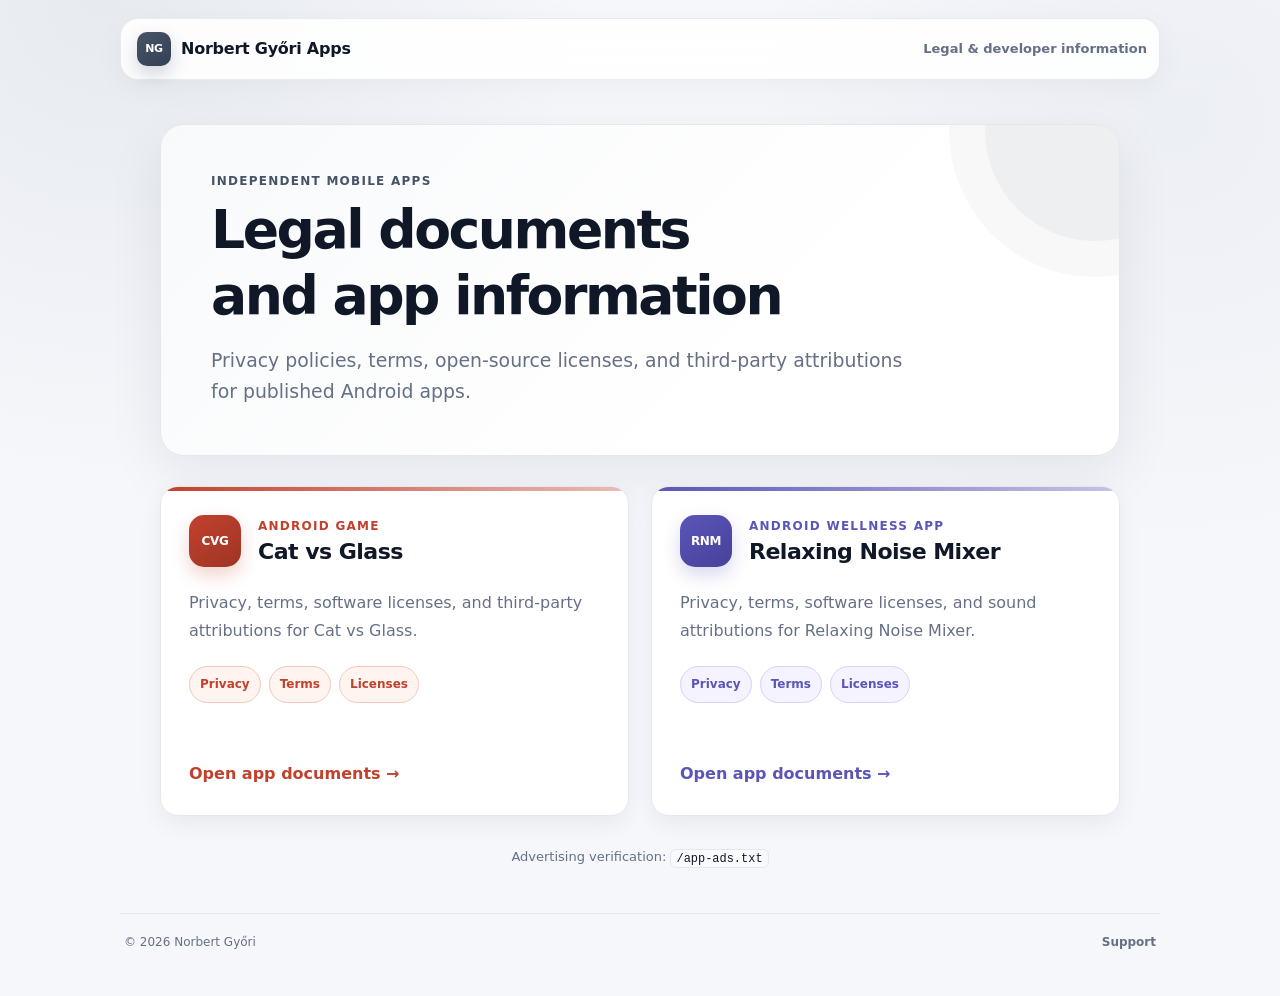
<file: index.html>
<!DOCTYPE html>

<html lang="en">
<head>
<meta charset="utf-8"/>
<meta content="width=device-width, initial-scale=1" name="viewport"/>
<meta content="light dark" name="color-scheme"/>
<meta content="#111827" name="theme-color"/>
<title>Norbert Győri Apps — Legal Documents</title>
<meta content="Legal documents and developer information for apps by Norbert Győri." name="description"/>
<link href="style.css" rel="stylesheet"/>
</head>
<body class="theme-root"><div class="site-shell"><header class="site-header"><div class="header-inner"><a aria-label="Norbert Győri Apps home" class="brand" href="index.html"><span aria-hidden="true" class="brand-mark">NG</span><span class="brand-name">Norbert Győri Apps</span></a><span class="header-label">Legal &amp; developer information</span></div></header><main class="landing-main"><section class="landing-hero"><p class="eyebrow">Independent mobile apps</p><h1>Legal documents and app information</h1><p class="lead">Privacy policies, terms, open-source licenses, and third-party attributions for published Android apps.</p></section><section aria-label="Published apps" class="app-grid"><article class="app-card theme-cat"><div class="app-card-top"><span aria-hidden="true" class="app-icon">CVG</span><div><p class="app-type">Android game</p><h2><a href="cat-vs-glass/index.html">Cat vs Glass</a></h2></div></div><p class="app-description">Privacy, terms, software licenses, and third-party attributions for Cat vs Glass.</p><div class="card-links"><a href="cat-vs-glass/privacy.html">Privacy</a><a href="cat-vs-glass/terms.html">Terms</a><a href="cat-vs-glass/licenses.html">Licenses</a></div><a class="primary-link" href="cat-vs-glass/index.html">Open app documents →</a></article><article class="app-card theme-noise"><div class="app-card-top"><span aria-hidden="true" class="app-icon">RNM</span><div><p class="app-type">Android wellness app</p><h2><a href="noisenest-legal/index.html">Relaxing Noise Mixer</a></h2></div></div><p class="app-description">Privacy, terms, software licenses, and sound attributions for Relaxing Noise Mixer.</p><div class="card-links"><a href="noisenest-legal/privacy.html">Privacy</a><a href="noisenest-legal/terms.html">Terms</a><a href="noisenest-legal/licenses.html">Licenses</a></div><a class="primary-link" href="noisenest-legal/index.html">Open app documents →</a></article></section><p class="verification-note">Advertising verification: <code>/app-ads.txt</code></p></main><footer class="site-footer"><div class="footer-inner"><p>© 2026 Norbert Győri</p><div class="footer-links"><a href="mailto:noisenest.app@gmail.com">Support</a></div></div></footer></div></body>
</html>
</file>
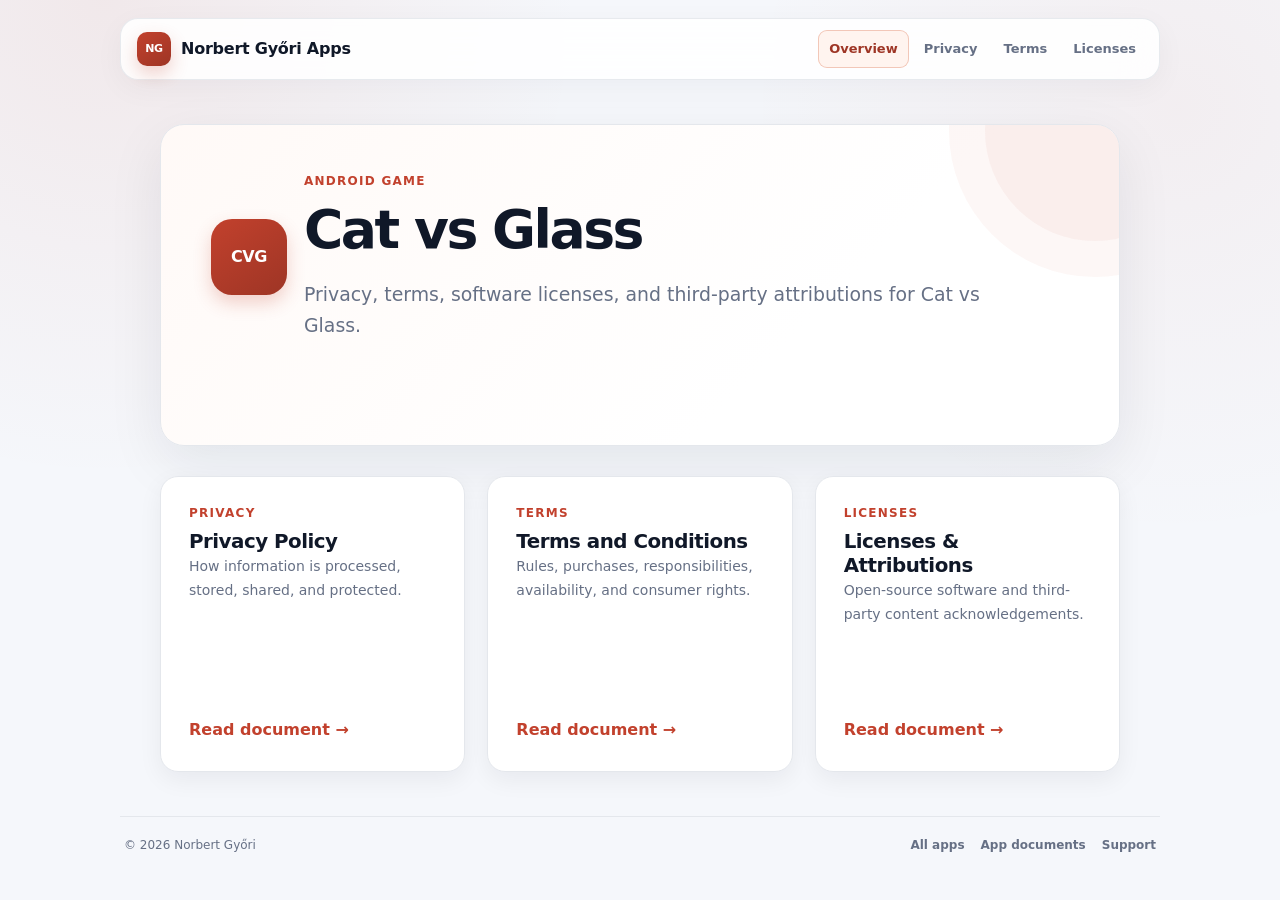
<file: cat-vs-glass/index.html>
<!DOCTYPE html>

<html lang="en">
<head>
<meta charset="utf-8"/>
<meta content="width=device-width, initial-scale=1" name="viewport"/>
<meta content="light dark" name="color-scheme"/>
<meta content="#111827" name="theme-color"/>
<title>Cat vs Glass — Legal Documents</title>
<meta content="Privacy, terms, software licenses, and third-party attributions for Cat vs Glass." name="description"/>
<link href="../style.css" rel="stylesheet"/>
</head>
<body class="theme-cat"><div class="site-shell"><header class="site-header"><div class="header-inner"><a aria-label="Norbert Győri Apps home" class="brand" href="../index.html"><span aria-hidden="true" class="brand-mark">NG</span><span class="brand-name">Norbert Győri Apps</span></a><nav aria-label="Cat vs Glass legal documents" class="app-nav"><a aria-current="page" href="index.html">Overview</a><a href="privacy.html">Privacy</a><a href="terms.html">Terms</a><a href="licenses.html">Licenses</a></nav></div></header><main class="app-overview"><section class="app-hero"><div class="app-identity"><span aria-hidden="true" class="app-icon app-icon-large">CVG</span><div><p class="eyebrow">Android game</p><h1>Cat vs Glass</h1><p class="lead">Privacy, terms, software licenses, and third-party attributions for Cat vs Glass.</p></div></div></section><section aria-label="Legal documents" class="document-grid"><article class="document-link-card"><span class="document-kicker">Privacy</span><h2><a href="privacy.html">Privacy Policy</a></h2><p>How information is processed, stored, shared, and protected.</p><a class="primary-link" href="privacy.html">Read document →</a></article><article class="document-link-card"><span class="document-kicker">Terms</span><h2><a href="terms.html">Terms and Conditions</a></h2><p>Rules, purchases, responsibilities, availability, and consumer rights.</p><a class="primary-link" href="terms.html">Read document →</a></article><article class="document-link-card"><span class="document-kicker">Licenses</span><h2><a href="licenses.html">Licenses &amp; Attributions</a></h2><p>Open-source software and third-party content acknowledgements.</p><a class="primary-link" href="licenses.html">Read document →</a></article></section></main><footer class="site-footer"><div class="footer-inner"><p>© 2026 Norbert Győri</p><div class="footer-links"><a href="../index.html">All apps</a><a href="index.html">App documents</a><a href="mailto:noisenest.app@gmail.com">Support</a></div></div></footer></div></body>
</html>
</file>
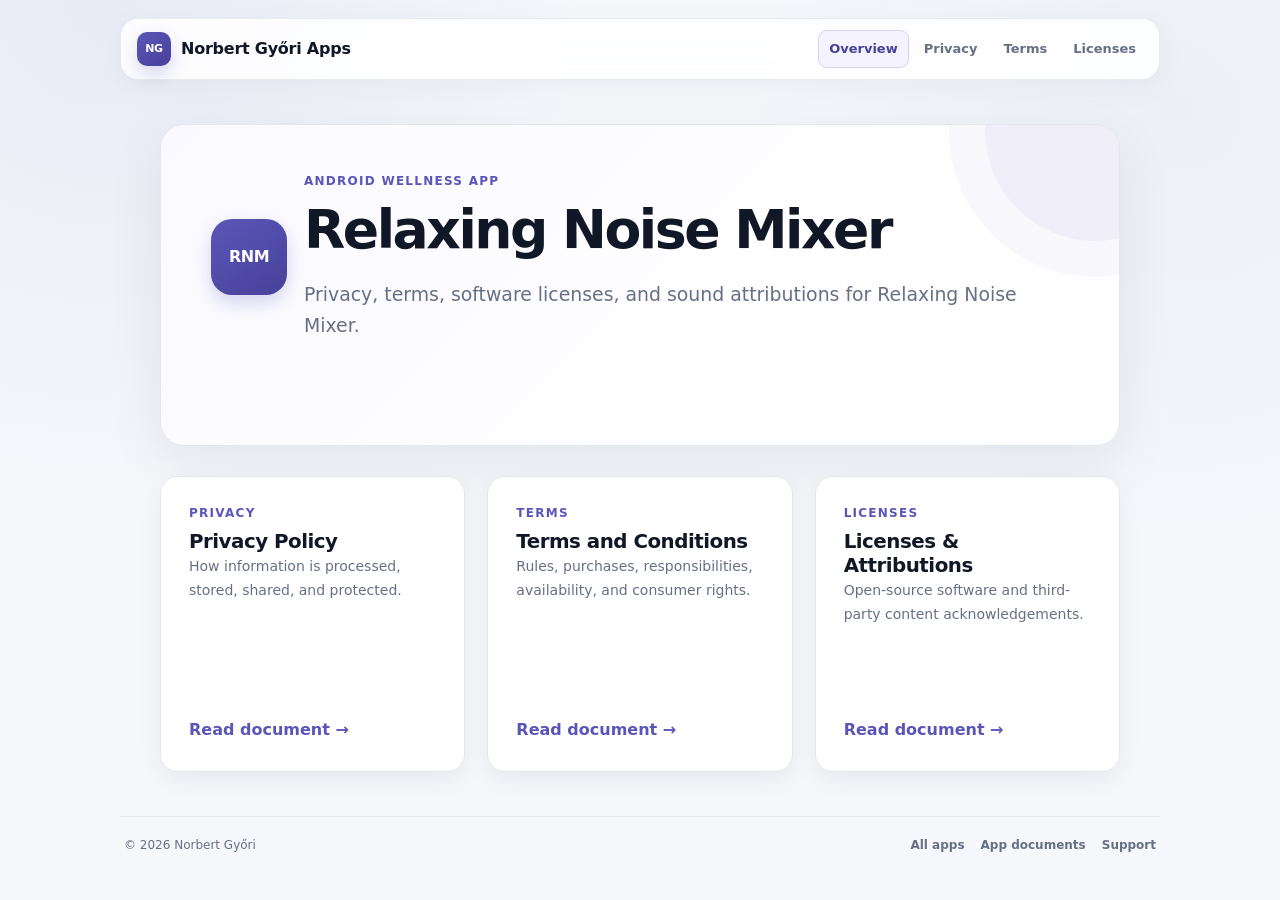
<file: noisenest-legal/index.html>
<!DOCTYPE html>

<html lang="en">
<head>
<meta charset="utf-8"/>
<meta content="width=device-width, initial-scale=1" name="viewport"/>
<meta content="light dark" name="color-scheme"/>
<meta content="#111827" name="theme-color"/>
<title>Relaxing Noise Mixer — Legal Documents</title>
<meta content="Privacy, terms, software licenses, and sound attributions for Relaxing Noise Mixer." name="description"/>
<link href="../style.css" rel="stylesheet"/>
</head>
<body class="theme-noise"><div class="site-shell"><header class="site-header"><div class="header-inner"><a aria-label="Norbert Győri Apps home" class="brand" href="../index.html"><span aria-hidden="true" class="brand-mark">NG</span><span class="brand-name">Norbert Győri Apps</span></a><nav aria-label="Relaxing Noise Mixer legal documents" class="app-nav"><a aria-current="page" href="index.html">Overview</a><a href="privacy.html">Privacy</a><a href="terms.html">Terms</a><a href="licenses.html">Licenses</a></nav></div></header><main class="app-overview"><section class="app-hero"><div class="app-identity"><span aria-hidden="true" class="app-icon app-icon-large">RNM</span><div><p class="eyebrow">Android wellness app</p><h1>Relaxing Noise Mixer</h1><p class="lead">Privacy, terms, software licenses, and sound attributions for Relaxing Noise Mixer.</p></div></div></section><section aria-label="Legal documents" class="document-grid"><article class="document-link-card"><span class="document-kicker">Privacy</span><h2><a href="privacy.html">Privacy Policy</a></h2><p>How information is processed, stored, shared, and protected.</p><a class="primary-link" href="privacy.html">Read document →</a></article><article class="document-link-card"><span class="document-kicker">Terms</span><h2><a href="terms.html">Terms and Conditions</a></h2><p>Rules, purchases, responsibilities, availability, and consumer rights.</p><a class="primary-link" href="terms.html">Read document →</a></article><article class="document-link-card"><span class="document-kicker">Licenses</span><h2><a href="licenses.html">Licenses &amp; Attributions</a></h2><p>Open-source software and third-party content acknowledgements.</p><a class="primary-link" href="licenses.html">Read document →</a></article></section></main><footer class="site-footer"><div class="footer-inner"><p>© 2026 Norbert Győri</p><div class="footer-links"><a href="../index.html">All apps</a><a href="index.html">App documents</a><a href="mailto:noisenest.app@gmail.com">Support</a></div></div></footer></div></body>
</html>
</file>
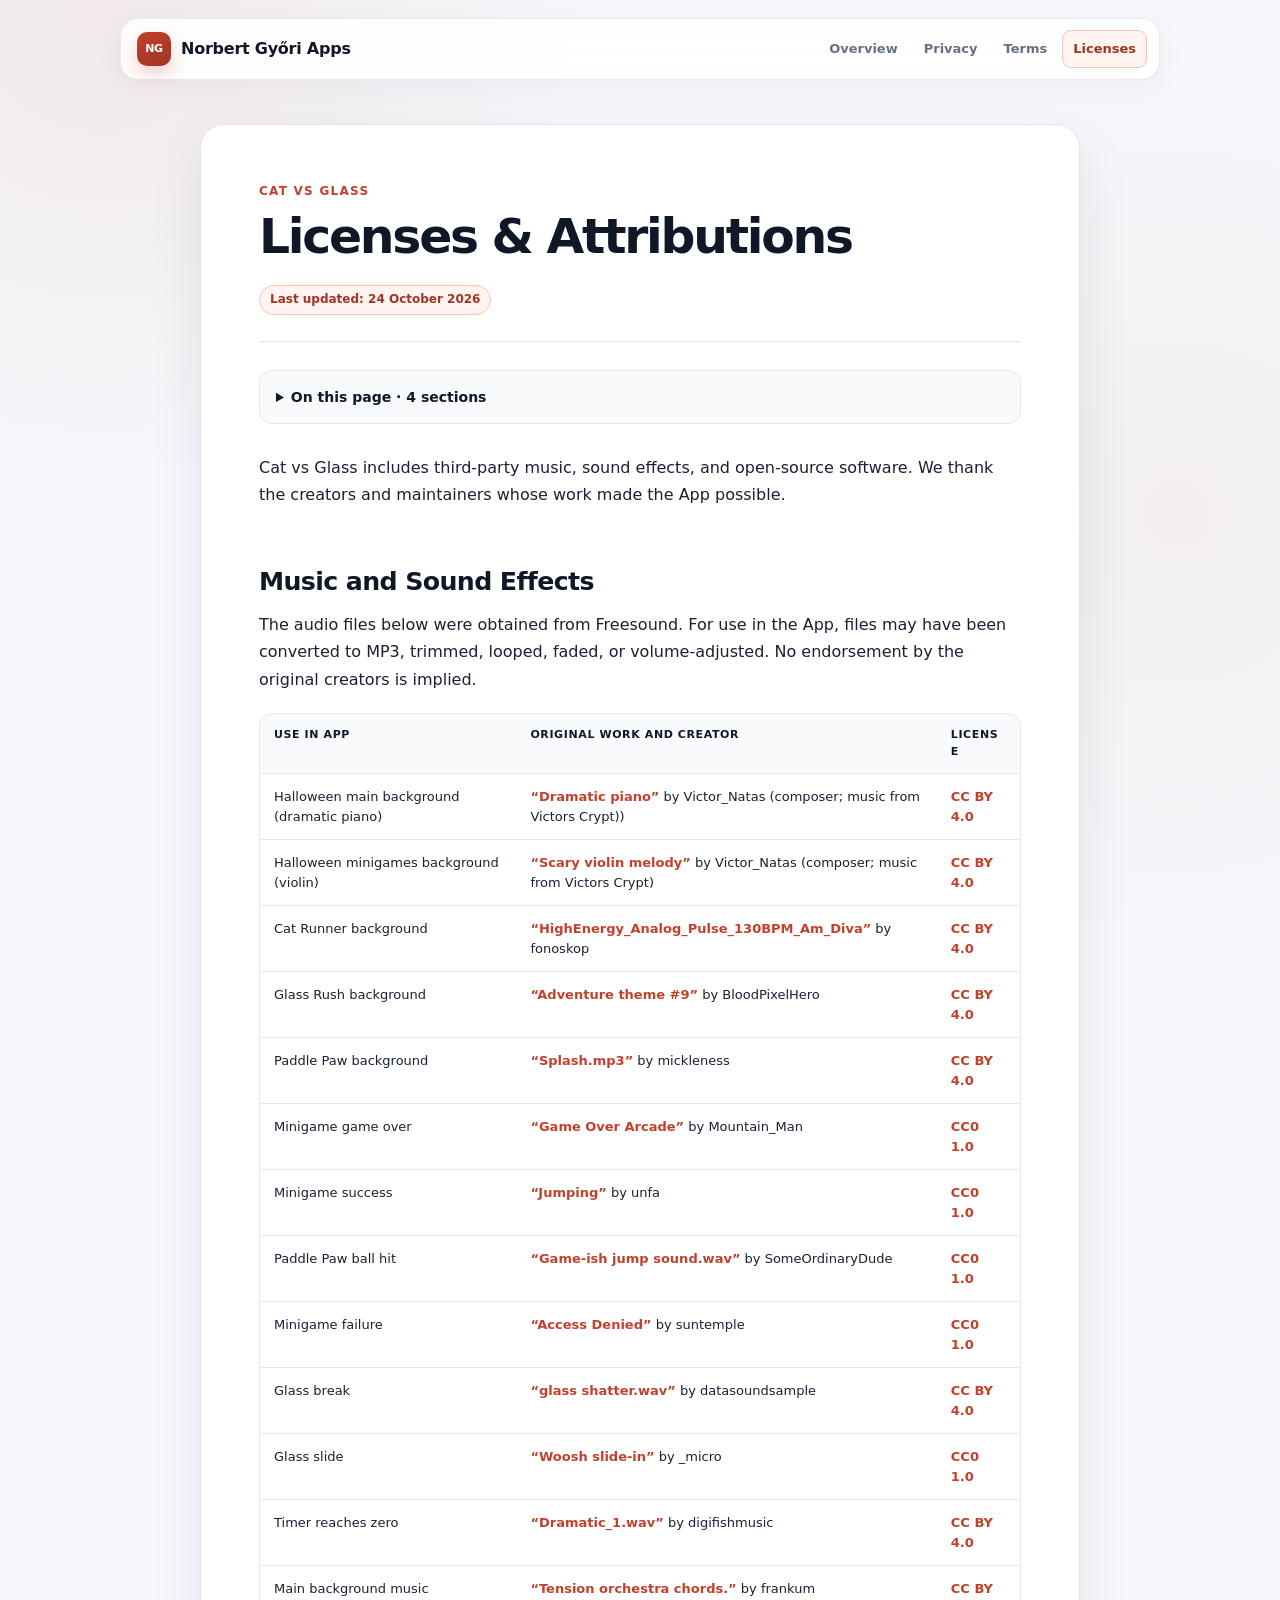
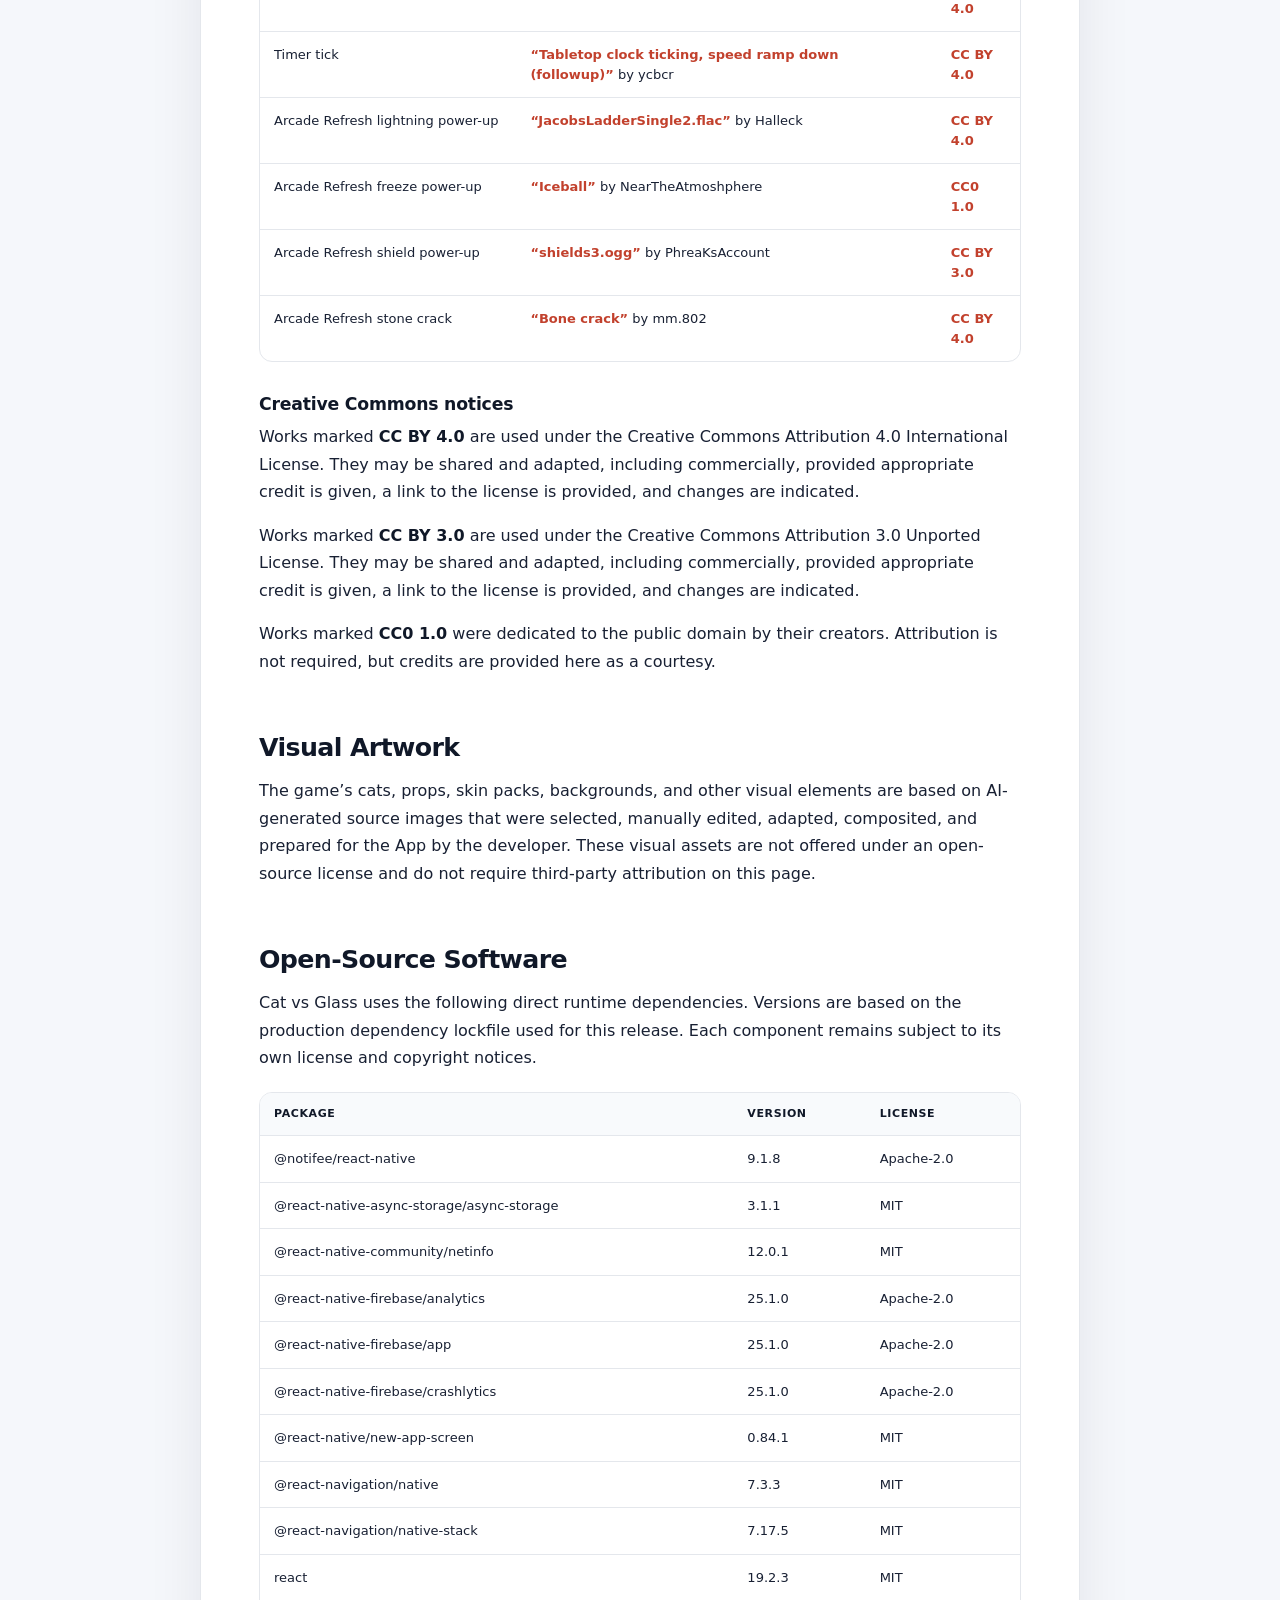
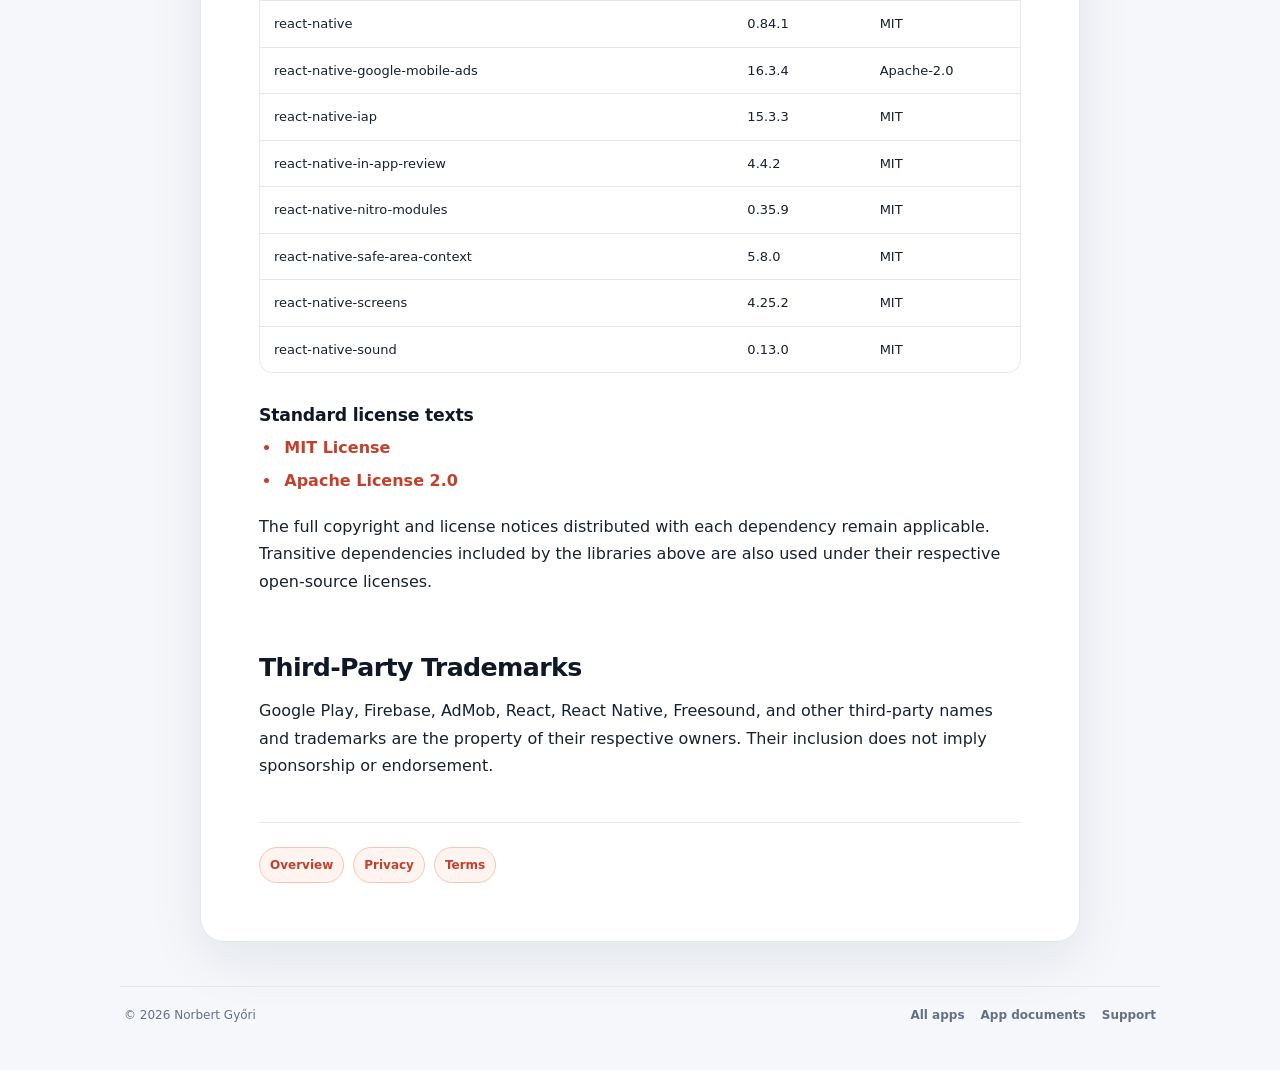
<file: cat-vs-glass/licenses.html>
<!DOCTYPE html>

<html lang="en">
<head>
<meta charset="utf-8"/>
<meta content="width=device-width, initial-scale=1" name="viewport"/>
<meta content="light dark" name="color-scheme"/>
<meta content="#111827" name="theme-color"/>
<title>Licenses &amp; Attributions — Cat vs Glass</title>
<meta content="Third-party music, sound, software licenses, and attributions for Cat vs Glass." name="description"/>
<link href="../style.css" rel="stylesheet"/>
</head>
<body class="theme-cat"><div class="site-shell"><header class="site-header"><div class="header-inner"><a aria-label="Norbert Győri Apps home" class="brand" href="../index.html"><span aria-hidden="true" class="brand-mark">NG</span><span class="brand-name">Norbert Győri Apps</span></a><nav aria-label="Cat vs Glass legal documents" class="app-nav"><a href="index.html">Overview</a><a href="privacy.html">Privacy</a><a href="terms.html">Terms</a><a aria-current="page" href="licenses.html">Licenses</a></nav></div></header><main class="legal-main document-card"><header class="document-header"><p class="eyebrow">Cat vs Glass</p><h1>Licenses &amp; Attributions</h1><p class="updated-badge">Last updated: 24 October 2026</p></header><details class="toc"><summary>On this page · 4 sections</summary><nav aria-label="On this page"><ul><li><a href="#music-and-sound-effects">Music and Sound Effects</a></li><li><a href="#visual-artwork">Visual Artwork</a></li><li><a href="#open-source-software">Open-Source Software</a></li><li><a href="#third-party-trademarks">Third-Party Trademarks</a></li></ul></nav></details><p>
        Cat vs Glass includes third-party music, sound effects, and open-source
        software. We thank the creators and maintainers whose work made the App
        possible.
      </p><h2 id="music-and-sound-effects">Music and Sound Effects</h2><p>
        The audio files below were obtained from Freesound. For use in the App,
        files may have been converted to MP3, trimmed, looped, faded, or
        volume-adjusted. No endorsement by the original creators is implied.
      </p><div class="table-wrap">
<table>
<thead>
<tr><th>Use in App</th><th>Original work and creator</th><th>License</th></tr>
</thead>
<tbody>
<tr><td data-label="Use in App">Halloween main background (dramatic piano)</td><td data-label="Original work and creator"><a href="https://freesound.org/people/Victor_Natas/sounds/587003/" rel="noopener noreferrer" target="_blank">“Dramatic piano”</a> by Victor_Natas (composer; music from Victors Crypt))</td><td data-label="License"><a href="https://creativecommons.org/licenses/by/4.0/" rel="noopener noreferrer" target="_blank">CC BY 4.0</a></td></tr>
<tr><td data-label="Use in App">Halloween minigames background (violin)</td><td data-label="Original work and creator"><a href="https://freesound.org/people/Victor_Natas/sounds/553484/" rel="noopener noreferrer" target="_blank">“Scary violin melody”</a> by Victor_Natas (composer; music from Victors Crypt)</td><td data-label="License"><a href="https://creativecommons.org/licenses/by/4.0/" rel="noopener noreferrer" target="_blank">CC BY 4.0</a></td></tr>
<tr><td data-label="Use in App">Cat Runner background</td><td data-label="Original work and creator"><a href="https://freesound.org/people/fonoskop/sounds/847041/" rel="noopener noreferrer" target="_blank">“HighEnergy_Analog_Pulse_130BPM_Am_Diva”</a> by fonoskop</td><td data-label="License"><a href="https://creativecommons.org/licenses/by/4.0/" rel="noopener noreferrer" target="_blank">CC BY 4.0</a></td></tr>
<tr><td data-label="Use in App">Glass Rush background</td><td data-label="Original work and creator"><a href="https://freesound.org/people/BloodPixelHero/sounds/696408/" rel="noopener noreferrer" target="_blank">“Adventure theme #9”</a> by BloodPixelHero</td><td data-label="License"><a href="https://creativecommons.org/licenses/by/4.0/" rel="noopener noreferrer" target="_blank">CC BY 4.0</a></td></tr>
<tr><td data-label="Use in App">Paddle Paw background</td><td data-label="Original work and creator"><a href="https://freesound.org/people/mickleness/sounds/316975/" rel="noopener noreferrer" target="_blank">“Splash.mp3”</a> by mickleness</td><td data-label="License"><a href="https://creativecommons.org/licenses/by/4.0/" rel="noopener noreferrer" target="_blank">CC BY 4.0</a></td></tr>
<tr><td data-label="Use in App">Minigame game over</td><td data-label="Original work and creator"><a href="https://freesound.org/people/Mountain_Man/sounds/382310/" rel="noopener noreferrer" target="_blank">“Game Over Arcade”</a> by Mountain_Man</td><td data-label="License"><a href="https://creativecommons.org/publicdomain/zero/1.0/" rel="noopener noreferrer" target="_blank">CC0 1.0</a></td></tr>
<tr><td data-label="Use in App">Minigame success</td><td data-label="Original work and creator"><a href="https://freesound.org/people/unfa/sounds/193438/" rel="noopener noreferrer" target="_blank">“Jumping”</a> by unfa</td><td data-label="License"><a href="https://creativecommons.org/publicdomain/zero/1.0/" rel="noopener noreferrer" target="_blank">CC0 1.0</a></td></tr>
<tr><td data-label="Use in App">Paddle Paw ball hit</td><td data-label="Original work and creator"><a href="https://freesound.org/people/SomeOrdinaryDude/sounds/584350/" rel="noopener noreferrer" target="_blank">“Game-ish jump sound.wav”</a> by SomeOrdinaryDude</td><td data-label="License"><a href="https://creativecommons.org/publicdomain/zero/1.0/" rel="noopener noreferrer" target="_blank">CC0 1.0</a></td></tr>
<tr><td data-label="Use in App">Minigame failure</td><td data-label="Original work and creator"><a href="https://freesound.org/people/suntemple/sounds/249300/" rel="noopener noreferrer" target="_blank">“Access Denied”</a> by suntemple</td><td data-label="License"><a href="https://creativecommons.org/publicdomain/zero/1.0/" rel="noopener noreferrer" target="_blank">CC0 1.0</a></td></tr>
<tr><td data-label="Use in App">Glass break</td><td data-label="Original work and creator"><a href="https://freesound.org/people/datasoundsample/sounds/41348/" rel="noopener noreferrer" target="_blank">“glass shatter.wav”</a> by datasoundsample</td><td data-label="License"><a href="https://creativecommons.org/licenses/by/4.0/" rel="noopener noreferrer" target="_blank">CC BY 4.0</a></td></tr>
<tr><td data-label="Use in App">Glass slide</td><td data-label="Original work and creator"><a href="https://freesound.org/people/_micro/sounds/184325/" rel="noopener noreferrer" target="_blank">“Woosh slide-in”</a> by _micro</td><td data-label="License"><a href="https://creativecommons.org/publicdomain/zero/1.0/" rel="noopener noreferrer" target="_blank">CC0 1.0</a></td></tr>
<tr><td data-label="Use in App">Timer reaches zero</td><td data-label="Original work and creator"><a href="https://freesound.org/people/digifishmusic/sounds/76066/" rel="noopener noreferrer" target="_blank">“Dramatic_1.wav”</a> by digifishmusic</td><td data-label="License"><a href="https://creativecommons.org/licenses/by/4.0/" rel="noopener noreferrer" target="_blank">CC BY 4.0</a></td></tr>
<tr><td data-label="Use in App">Main background music</td><td data-label="Original work and creator"><a href="https://freesound.org/people/frankum/sounds/320498/" rel="noopener noreferrer" target="_blank">“Tension orchestra chords.”</a> by frankum</td><td data-label="License"><a href="https://creativecommons.org/licenses/by/4.0/" rel="noopener noreferrer" target="_blank">CC BY 4.0</a></td></tr>
<tr><td data-label="Use in App">Timer tick</td><td data-label="Original work and creator"><a href="https://freesound.org/people/ycbcr/sounds/556991/" rel="noopener noreferrer" target="_blank">“Tabletop clock ticking, speed ramp down (followup)”</a> by ycbcr</td><td data-label="License"><a href="https://creativecommons.org/licenses/by/4.0/" rel="noopener noreferrer" target="_blank">CC BY 4.0</a></td></tr>
<tr><td data-label="Use in App">Arcade Refresh lightning power-up</td><td data-label="Original work and creator"><a href="https://freesound.org/people/Halleck/sounds/19487/" rel="noopener noreferrer" target="_blank">“JacobsLadderSingle2.flac”</a> by Halleck</td><td data-label="License"><a href="https://creativecommons.org/licenses/by/4.0/" rel="noopener noreferrer" target="_blank">CC BY 4.0</a></td></tr>
<tr><td data-label="Use in App">Arcade Refresh freeze power-up</td><td data-label="Original work and creator"><a href="https://freesound.org/people/NearTheAtmoshphere/sounds/683180/" rel="noopener noreferrer" target="_blank">“Iceball”</a> by NearTheAtmoshphere</td><td data-label="License"><a href="https://creativecommons.org/publicdomain/zero/1.0/" rel="noopener noreferrer" target="_blank">CC0 1.0</a></td></tr>
<tr><td data-label="Use in App">Arcade Refresh shield power-up</td><td data-label="Original work and creator"><a href="https://freesound.org/people/PhreaKsAccount/sounds/46494/" rel="noopener noreferrer" target="_blank">“shields3.ogg”</a> by PhreaKsAccount</td><td data-label="License"><a href="https://creativecommons.org/licenses/by/3.0/" rel="noopener noreferrer" target="_blank">CC BY 3.0</a></td></tr>
<tr><td data-label="Use in App">Arcade Refresh stone crack</td><td data-label="Original work and creator"><a href="https://freesound.org/people/mm.802/sounds/744031/" rel="noopener noreferrer" target="_blank">“Bone crack”</a> by mm.802</td><td data-label="License"><a href="https://creativecommons.org/licenses/by/4.0/" rel="noopener noreferrer" target="_blank">CC BY 4.0</a></td></tr>
</tbody>
</table>
</div><h3>Creative Commons notices</h3><p>
        Works marked <strong>CC BY 4.0</strong> are used under the Creative Commons
        Attribution 4.0 International License. They may be shared and adapted,
        including commercially, provided appropriate credit is given, a link to the
        license is provided, and changes are indicated.
      </p><p>
        Works marked <strong>CC BY 3.0</strong> are used under the Creative Commons
        Attribution 3.0 Unported License. They may be shared and adapted, including
        commercially, provided appropriate credit is given, a link to the license is
        provided, and changes are indicated.
      </p><p>
        Works marked <strong>CC0 1.0</strong> were dedicated to the public domain by
        their creators. Attribution is not required, but credits are provided here
        as a courtesy.
      </p><h2 id="visual-artwork">Visual Artwork</h2><p>
        The game’s cats, props, skin packs, backgrounds, and other visual elements
        are based on AI-generated source images that were selected, manually edited,
        adapted, composited, and prepared for the App by the developer. These visual
        assets are not offered under an open-source license and do not require
        third-party attribution on this page.
      </p><h2 id="open-source-software">Open-Source Software</h2><p>
        Cat vs Glass uses the following direct runtime dependencies. Versions are
        based on the production dependency lockfile used for this release. Each
        component remains subject to its own license and copyright notices.
      </p><div class="table-wrap">
<table>
<thead><tr><th>Package</th><th>Version</th><th>License</th></tr></thead>
<tbody>
<tr><td data-label="Package">@notifee/react-native</td><td data-label="Version">9.1.8</td><td data-label="License">Apache-2.0</td></tr>
<tr><td data-label="Package">@react-native-async-storage/async-storage</td><td data-label="Version">3.1.1</td><td data-label="License">MIT</td></tr>
<tr><td data-label="Package">@react-native-community/netinfo</td><td data-label="Version">12.0.1</td><td data-label="License">MIT</td></tr>
<tr><td data-label="Package">@react-native-firebase/analytics</td><td data-label="Version">25.1.0</td><td data-label="License">Apache-2.0</td></tr>
<tr><td data-label="Package">@react-native-firebase/app</td><td data-label="Version">25.1.0</td><td data-label="License">Apache-2.0</td></tr>
<tr><td data-label="Package">@react-native-firebase/crashlytics</td><td data-label="Version">25.1.0</td><td data-label="License">Apache-2.0</td></tr>
<tr><td data-label="Package">@react-native/new-app-screen</td><td data-label="Version">0.84.1</td><td data-label="License">MIT</td></tr>
<tr><td data-label="Package">@react-navigation/native</td><td data-label="Version">7.3.3</td><td data-label="License">MIT</td></tr>
<tr><td data-label="Package">@react-navigation/native-stack</td><td data-label="Version">7.17.5</td><td data-label="License">MIT</td></tr>
<tr><td data-label="Package">react</td><td data-label="Version">19.2.3</td><td data-label="License">MIT</td></tr>
<tr><td data-label="Package">react-native</td><td data-label="Version">0.84.1</td><td data-label="License">MIT</td></tr>
<tr><td data-label="Package">react-native-google-mobile-ads</td><td data-label="Version">16.3.4</td><td data-label="License">Apache-2.0</td></tr>
<tr><td data-label="Package">react-native-iap</td><td data-label="Version">15.3.3</td><td data-label="License">MIT</td></tr>
<tr><td data-label="Package">react-native-in-app-review</td><td data-label="Version">4.4.2</td><td data-label="License">MIT</td></tr>
<tr><td data-label="Package">react-native-nitro-modules</td><td data-label="Version">0.35.9</td><td data-label="License">MIT</td></tr>
<tr><td data-label="Package">react-native-safe-area-context</td><td data-label="Version">5.8.0</td><td data-label="License">MIT</td></tr>
<tr><td data-label="Package">react-native-screens</td><td data-label="Version">4.25.2</td><td data-label="License">MIT</td></tr>
<tr><td data-label="Package">react-native-sound</td><td data-label="Version">0.13.0</td><td data-label="License">MIT</td></tr>
</tbody>
</table>
</div><h3>Standard license texts</h3><ul>
<li><a href="https://opensource.org/license/mit" rel="noopener noreferrer" target="_blank">MIT License</a></li>
<li><a href="https://www.apache.org/licenses/LICENSE-2.0" rel="noopener noreferrer" target="_blank">Apache License 2.0</a></li>
</ul><p>
        The full copyright and license notices distributed with each dependency
        remain applicable. Transitive dependencies included by the libraries above
        are also used under their respective open-source licenses.
      </p><h2 id="third-party-trademarks">Third-Party Trademarks</h2><p>
        Google Play, Firebase, AdMob, React, React Native, Freesound, and other
        third-party names and trademarks are the property of their respective
        owners. Their inclusion does not imply sponsorship or endorsement.
      </p><nav aria-label="Other legal documents" class="document-footer-nav"><a href="index.html">Overview</a><a href="privacy.html">Privacy</a><a href="terms.html">Terms</a></nav></main><footer class="site-footer"><div class="footer-inner"><p>© 2026 Norbert Győri</p><div class="footer-links"><a href="../index.html">All apps</a><a href="index.html">App documents</a><a href="mailto:noisenest.app@gmail.com">Support</a></div></div></footer></div></body>
</html>
</file>
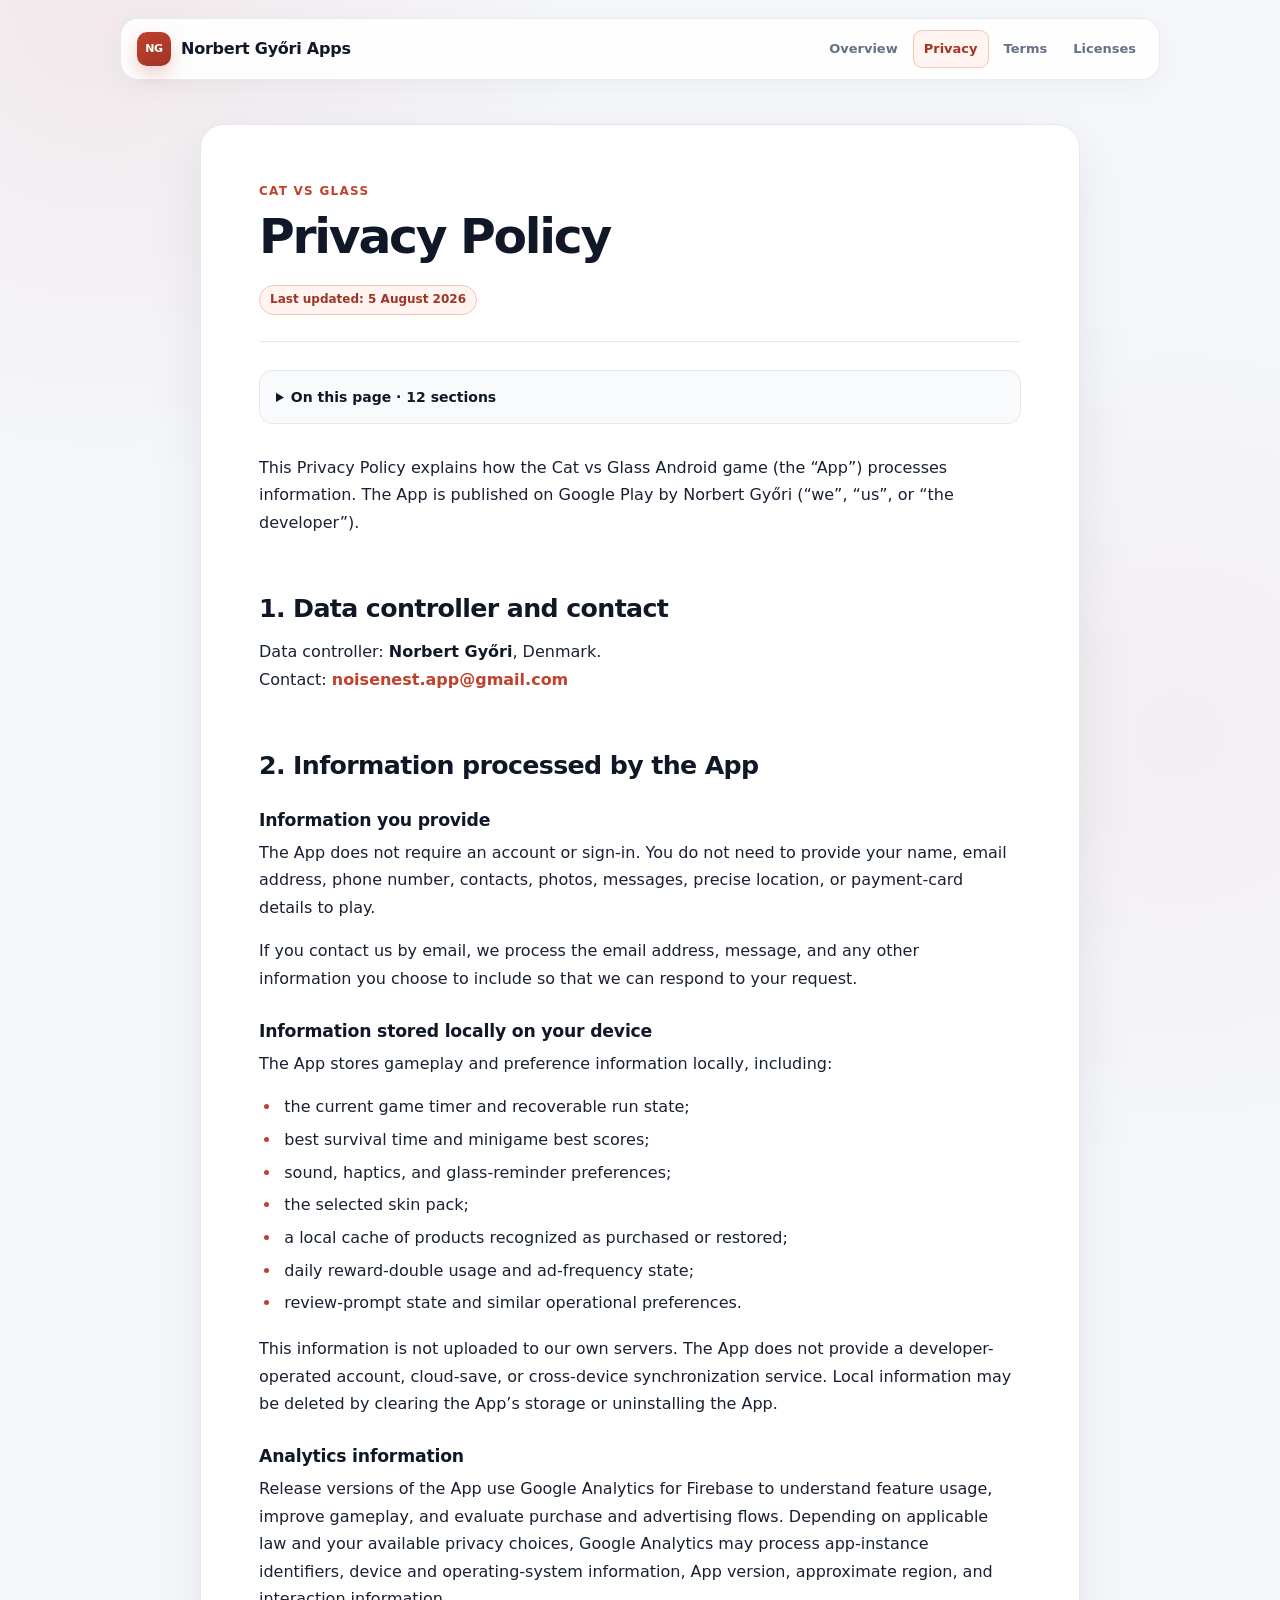
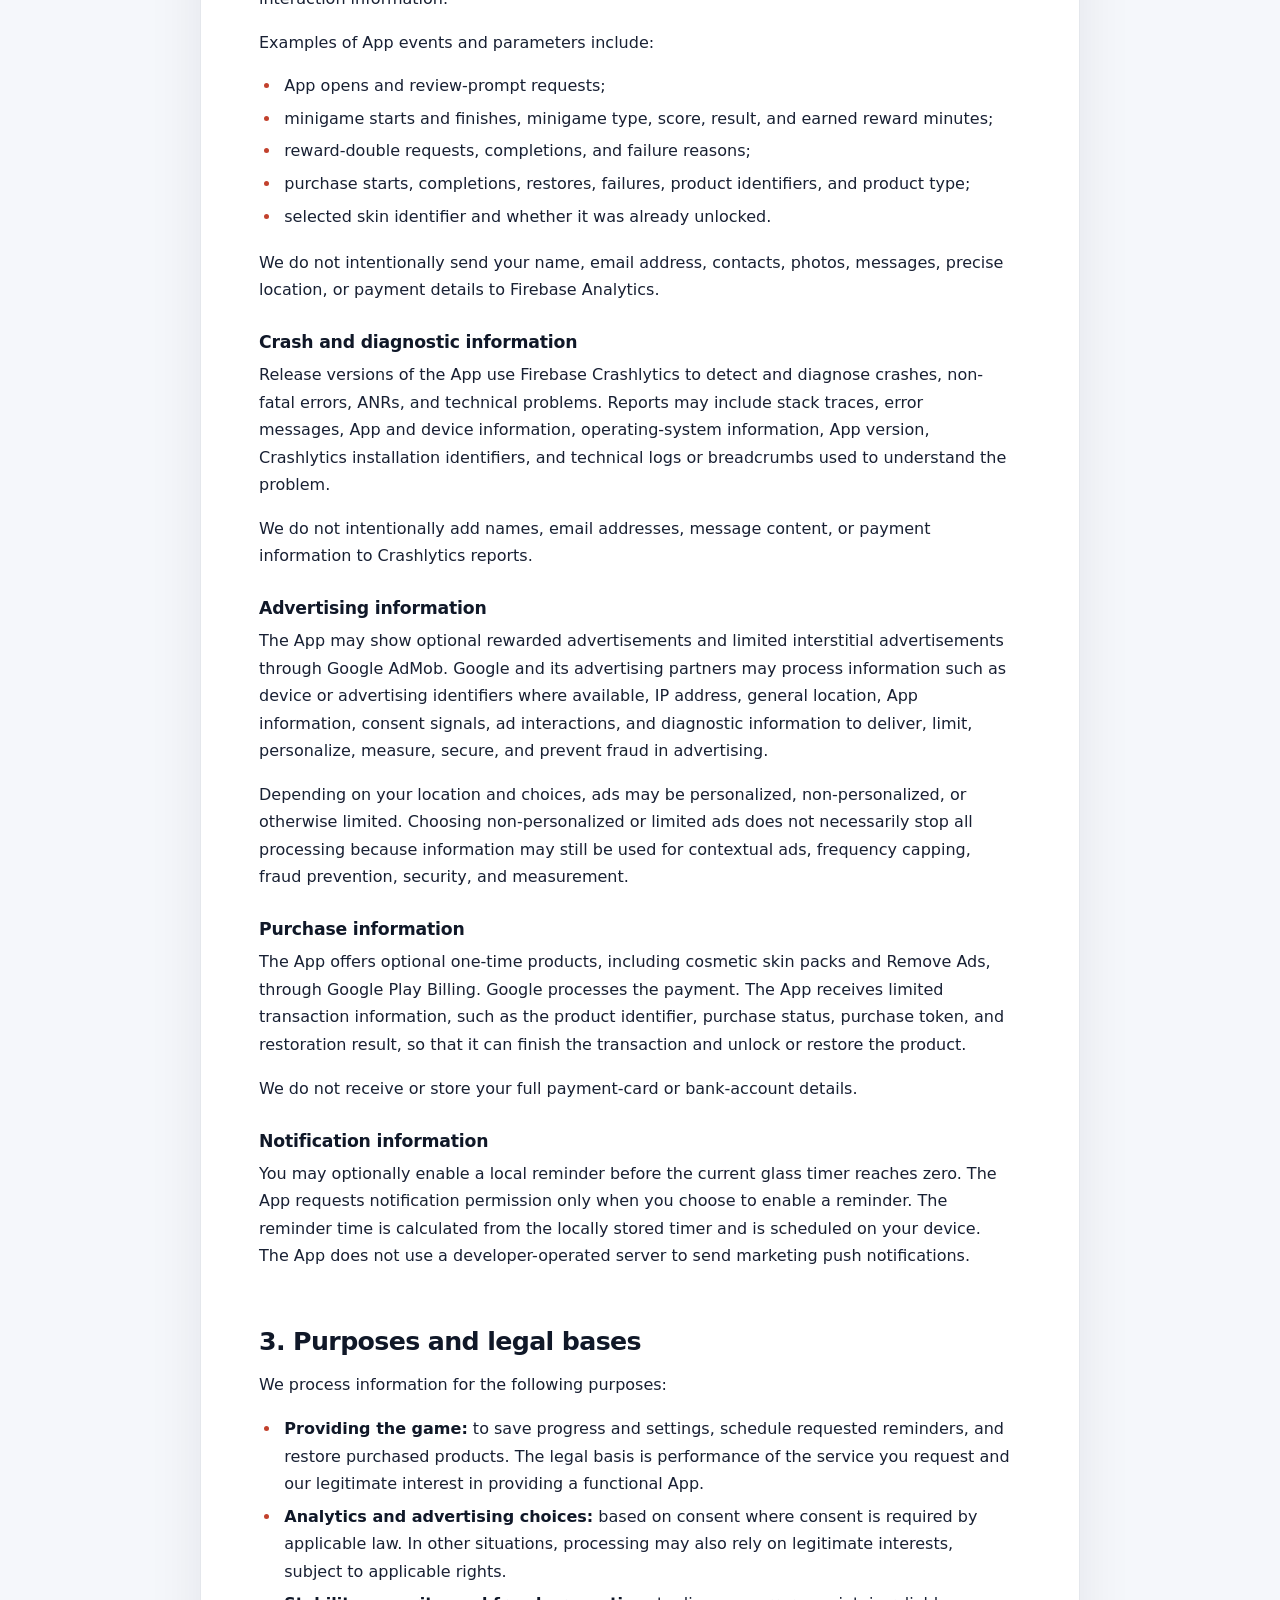
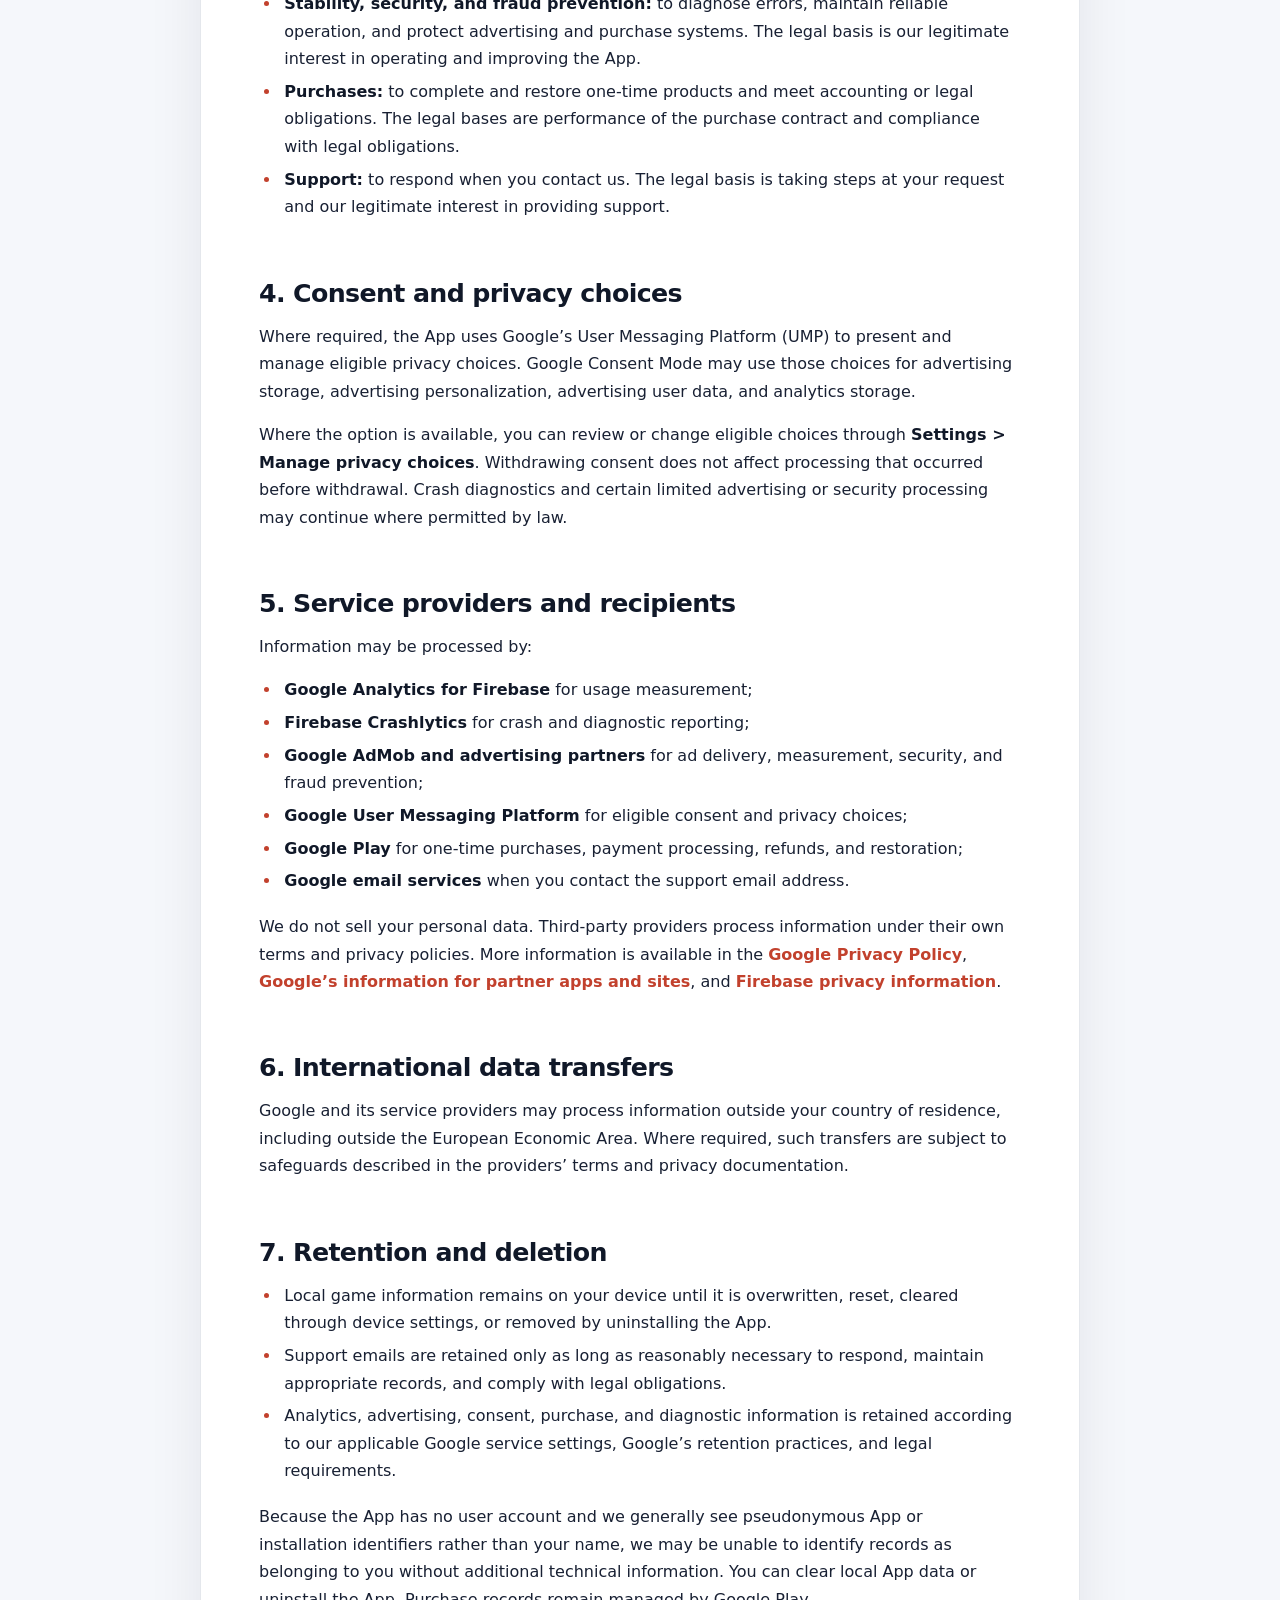
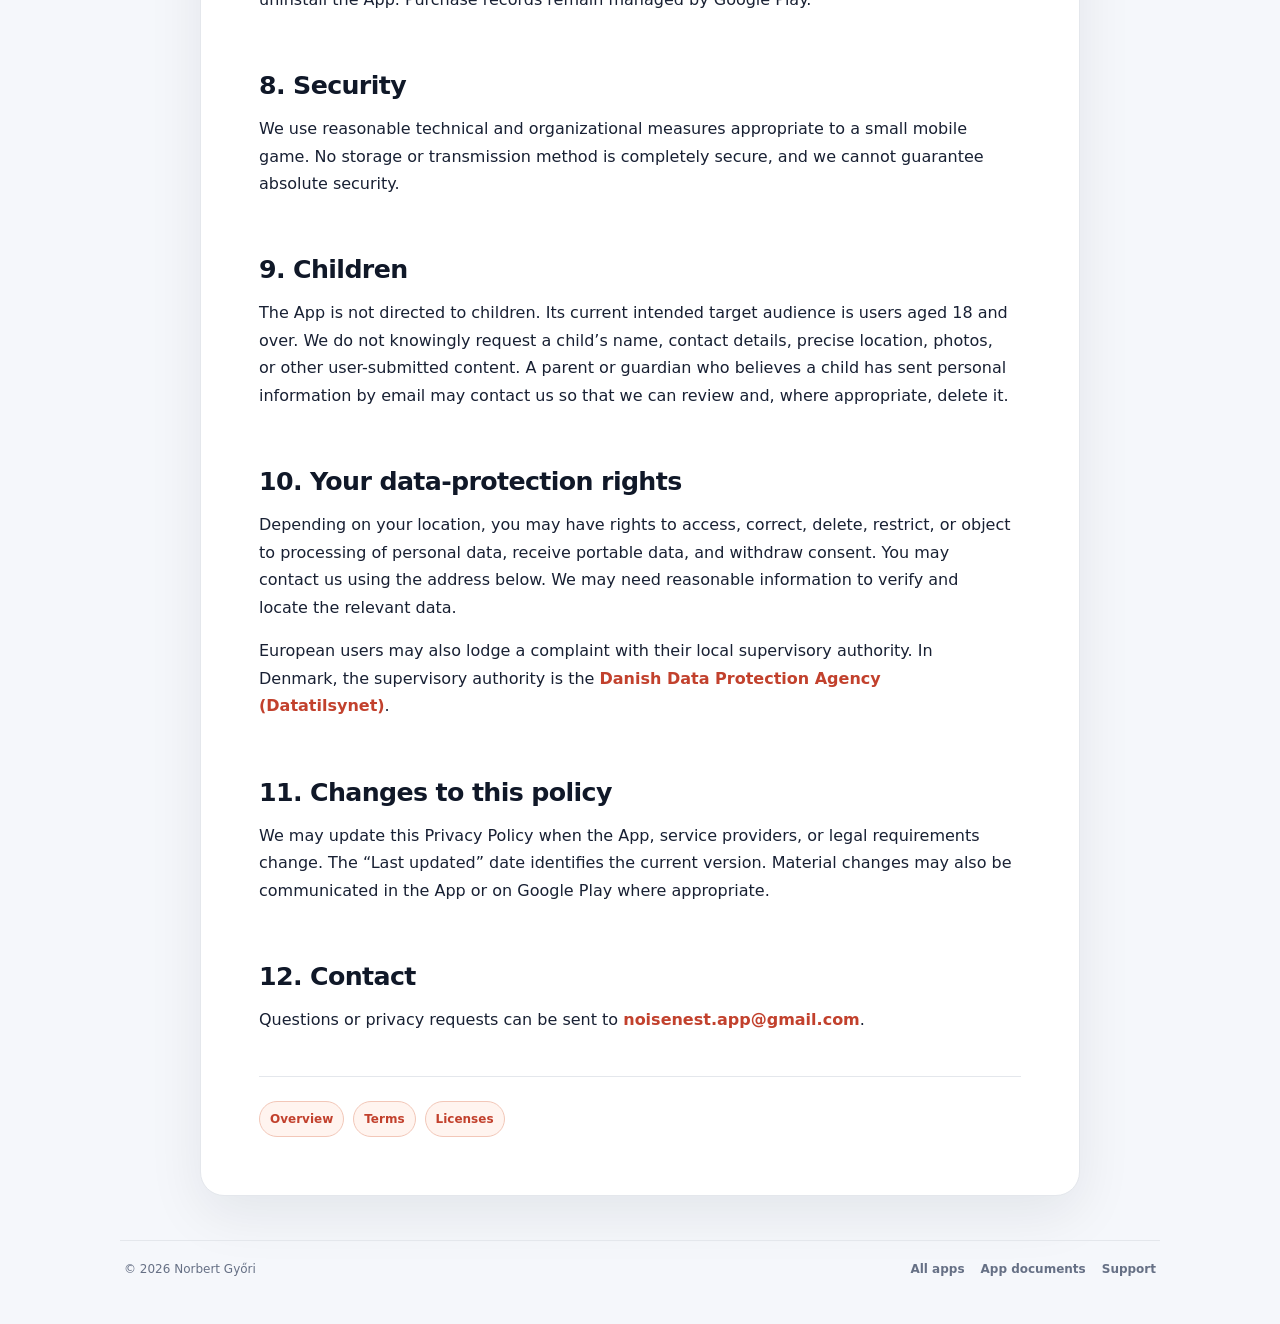
<file: cat-vs-glass/privacy.html>
<!DOCTYPE html>

<html lang="en">
<head>
<meta charset="utf-8"/>
<meta content="width=device-width, initial-scale=1" name="viewport"/>
<meta content="light dark" name="color-scheme"/>
<meta content="#111827" name="theme-color"/>
<title>Privacy Policy — Cat vs Glass</title>
<meta content="Privacy Policy for the Cat vs Glass Android game." name="description"/>
<link href="../style.css" rel="stylesheet"/>
</head>
<body class="theme-cat"><div class="site-shell"><header class="site-header"><div class="header-inner"><a aria-label="Norbert Győri Apps home" class="brand" href="../index.html"><span aria-hidden="true" class="brand-mark">NG</span><span class="brand-name">Norbert Győri Apps</span></a><nav aria-label="Cat vs Glass legal documents" class="app-nav"><a href="index.html">Overview</a><a aria-current="page" href="privacy.html">Privacy</a><a href="terms.html">Terms</a><a href="licenses.html">Licenses</a></nav></div></header><main class="legal-main document-card"><header class="document-header"><p class="eyebrow">Cat vs Glass</p><h1>Privacy Policy</h1><p class="updated-badge">Last updated: 5 August 2026</p></header><details class="toc"><summary>On this page · 12 sections</summary><nav aria-label="On this page"><ul><li><a href="#data-controller-and-contact">1. Data controller and contact</a></li><li><a href="#information-processed-by-the-app">2. Information processed by the App</a></li><li><a href="#purposes-and-legal-bases">3. Purposes and legal bases</a></li><li><a href="#consent-and-privacy-choices">4. Consent and privacy choices</a></li><li><a href="#service-providers-and-recipients">5. Service providers and recipients</a></li><li><a href="#international-data-transfers">6. International data transfers</a></li><li><a href="#retention-and-deletion">7. Retention and deletion</a></li><li><a href="#security">8. Security</a></li><li><a href="#children">9. Children</a></li><li><a href="#your-data-protection-rights">10. Your data-protection rights</a></li><li><a href="#changes-to-this-policy">11. Changes to this policy</a></li><li><a href="#contact">12. Contact</a></li></ul></nav></details><p>
        This Privacy Policy explains how the Cat vs Glass Android game (the “App”)
        processes information. The App is published on Google Play by Norbert Győri
        (“we”, “us”, or “the developer”).
      </p><h2 id="data-controller-and-contact">1. Data controller and contact</h2><p>
        Data controller: <strong>Norbert Győri</strong>, Denmark.<br/>
        Contact: <a href="mailto:noisenest.app@gmail.com">noisenest.app@gmail.com</a>
</p><h2 id="information-processed-by-the-app">2. Information processed by the App</h2><h3>Information you provide</h3><p>
        The App does not require an account or sign-in. You do not need to provide
        your name, email address, phone number, contacts, photos, messages, precise
        location, or payment-card details to play.
      </p><p>
        If you contact us by email, we process the email address, message, and any
        other information you choose to include so that we can respond to your request.
      </p><h3>Information stored locally on your device</h3><p>The App stores gameplay and preference information locally, including:</p><ul>
<li>the current game timer and recoverable run state;</li>
<li>best survival time and minigame best scores;</li>
<li>sound, haptics, and glass-reminder preferences;</li>
<li>the selected skin pack;</li>
<li>a local cache of products recognized as purchased or restored;</li>
<li>daily reward-double usage and ad-frequency state;</li>
<li>review-prompt state and similar operational preferences.</li>
</ul><p>
        This information is not uploaded to our own servers. The App does not provide
        a developer-operated account, cloud-save, or cross-device synchronization service.
        Local information may be deleted by clearing the App’s storage or uninstalling the App.
      </p><h3>Analytics information</h3><p>
        Release versions of the App use Google Analytics for Firebase to understand
        feature usage, improve gameplay, and evaluate purchase and advertising flows.
        Depending on applicable law and your available privacy choices, Google Analytics
        may process app-instance identifiers, device and operating-system information,
        App version, approximate region, and interaction information.
      </p><p>Examples of App events and parameters include:</p><ul>
<li>App opens and review-prompt requests;</li>
<li>minigame starts and finishes, minigame type, score, result, and earned reward minutes;</li>
<li>reward-double requests, completions, and failure reasons;</li>
<li>purchase starts, completions, restores, failures, product identifiers, and product type;</li>
<li>selected skin identifier and whether it was already unlocked.</li>
</ul><p>
        We do not intentionally send your name, email address, contacts, photos,
        messages, precise location, or payment details to Firebase Analytics.
      </p><h3>Crash and diagnostic information</h3><p>
        Release versions of the App use Firebase Crashlytics to detect and diagnose
        crashes, non-fatal errors, ANRs, and technical problems. Reports may include
        stack traces, error messages, App and device information, operating-system
        information, App version, Crashlytics installation identifiers, and technical
        logs or breadcrumbs used to understand the problem.
      </p><p>
        We do not intentionally add names, email addresses, message content, or payment
        information to Crashlytics reports.
      </p><h3>Advertising information</h3><p>
        The App may show optional rewarded advertisements and limited interstitial
        advertisements through Google AdMob. Google and its advertising partners may
        process information such as device or advertising identifiers where available,
        IP address, general location, App information, consent signals, ad interactions,
        and diagnostic information to deliver, limit, personalize, measure, secure, and
        prevent fraud in advertising.
      </p><p>
        Depending on your location and choices, ads may be personalized, non-personalized,
        or otherwise limited. Choosing non-personalized or limited ads does not necessarily
        stop all processing because information may still be used for contextual ads,
        frequency capping, fraud prevention, security, and measurement.
      </p><h3>Purchase information</h3><p>
        The App offers optional one-time products, including cosmetic skin packs and
        Remove Ads, through Google Play Billing. Google processes the payment. The App
        receives limited transaction information, such as the product identifier,
        purchase status, purchase token, and restoration result, so that it can finish
        the transaction and unlock or restore the product.
      </p><p>
        We do not receive or store your full payment-card or bank-account details.
      </p><h3>Notification information</h3><p>
        You may optionally enable a local reminder before the current glass timer reaches
        zero. The App requests notification permission only when you choose to enable a
        reminder. The reminder time is calculated from the locally stored timer and is
        scheduled on your device. The App does not use a developer-operated server to send
        marketing push notifications.
      </p><h2 id="purposes-and-legal-bases">3. Purposes and legal bases</h2><p>We process information for the following purposes:</p><ul>
<li><strong>Providing the game:</strong> to save progress and settings, schedule requested reminders, and restore purchased products. The legal basis is performance of the service you request and our legitimate interest in providing a functional App.</li>
<li><strong>Analytics and advertising choices:</strong> based on consent where consent is required by applicable law. In other situations, processing may also rely on legitimate interests, subject to applicable rights.</li>
<li><strong>Stability, security, and fraud prevention:</strong> to diagnose errors, maintain reliable operation, and protect advertising and purchase systems. The legal basis is our legitimate interest in operating and improving the App.</li>
<li><strong>Purchases:</strong> to complete and restore one-time products and meet accounting or legal obligations. The legal bases are performance of the purchase contract and compliance with legal obligations.</li>
<li><strong>Support:</strong> to respond when you contact us. The legal basis is taking steps at your request and our legitimate interest in providing support.</li>
</ul><h2 id="consent-and-privacy-choices">4. Consent and privacy choices</h2><p>
        Where required, the App uses Google’s User Messaging Platform (UMP) to present
        and manage eligible privacy choices. Google Consent Mode may use those choices
        for advertising storage, advertising personalization, advertising user data,
        and analytics storage.
      </p><p>
        Where the option is available, you can review or change eligible choices through
        <strong>Settings &gt; Manage privacy choices</strong>. Withdrawing consent does not
        affect processing that occurred before withdrawal. Crash diagnostics and certain
        limited advertising or security processing may continue where permitted by law.
      </p><h2 id="service-providers-and-recipients">5. Service providers and recipients</h2><p>Information may be processed by:</p><ul>
<li><strong>Google Analytics for Firebase</strong> for usage measurement;</li>
<li><strong>Firebase Crashlytics</strong> for crash and diagnostic reporting;</li>
<li><strong>Google AdMob and advertising partners</strong> for ad delivery, measurement, security, and fraud prevention;</li>
<li><strong>Google User Messaging Platform</strong> for eligible consent and privacy choices;</li>
<li><strong>Google Play</strong> for one-time purchases, payment processing, refunds, and restoration;</li>
<li><strong>Google email services</strong> when you contact the support email address.</li>
</ul><p>
        We do not sell your personal data. Third-party providers process information
        under their own terms and privacy policies. More information is available in the
        <a href="https://policies.google.com/privacy" rel="noopener noreferrer" target="_blank">Google Privacy Policy</a>,
        <a href="https://policies.google.com/technologies/partner-sites" rel="noopener noreferrer" target="_blank">Google’s information for partner apps and sites</a>, and
        <a href="https://firebase.google.com/support/privacy" rel="noopener noreferrer" target="_blank">Firebase privacy information</a>.
      </p><h2 id="international-data-transfers">6. International data transfers</h2><p>
        Google and its service providers may process information outside your country
        of residence, including outside the European Economic Area. Where required,
        such transfers are subject to safeguards described in the providers’ terms and
        privacy documentation.
      </p><h2 id="retention-and-deletion">7. Retention and deletion</h2><ul>
<li>Local game information remains on your device until it is overwritten, reset, cleared through device settings, or removed by uninstalling the App.</li>
<li>Support emails are retained only as long as reasonably necessary to respond, maintain appropriate records, and comply with legal obligations.</li>
<li>Analytics, advertising, consent, purchase, and diagnostic information is retained according to our applicable Google service settings, Google’s retention practices, and legal requirements.</li>
</ul><p>
        Because the App has no user account and we generally see pseudonymous App or
        installation identifiers rather than your name, we may be unable to identify
        records as belonging to you without additional technical information. You can
        clear local App data or uninstall the App. Purchase records remain managed by
        Google Play.
      </p><h2 id="security">8. Security</h2><p>
        We use reasonable technical and organizational measures appropriate to a small
        mobile game. No storage or transmission method is completely secure, and we
        cannot guarantee absolute security.
      </p><h2 id="children">9. Children</h2><p>
        The App is not directed to children. Its current intended target audience is
        users aged 18 and over. We do not knowingly request a child’s name, contact
        details, precise location, photos, or other user-submitted content. A parent or
        guardian who believes a child has sent personal information by email may contact
        us so that we can review and, where appropriate, delete it.
      </p><h2 id="your-data-protection-rights">10. Your data-protection rights</h2><p>
        Depending on your location, you may have rights to access, correct, delete,
        restrict, or object to processing of personal data, receive portable data, and
        withdraw consent. You may contact us using the address below. We may need
        reasonable information to verify and locate the relevant data.
      </p><p>
        European users may also lodge a complaint with their local supervisory authority.
        In Denmark, the supervisory authority is the
        <a href="https://www.datatilsynet.dk/english" rel="noopener noreferrer" target="_blank">Danish Data Protection Agency (Datatilsynet)</a>.
      </p><h2 id="changes-to-this-policy">11. Changes to this policy</h2><p>
        We may update this Privacy Policy when the App, service providers, or legal
        requirements change. The “Last updated” date identifies the current version.
        Material changes may also be communicated in the App or on Google Play where appropriate.
      </p><h2 id="contact">12. Contact</h2><p>
        Questions or privacy requests can be sent to
        <a href="mailto:noisenest.app@gmail.com">noisenest.app@gmail.com</a>.
      </p><nav aria-label="Other legal documents" class="document-footer-nav"><a href="index.html">Overview</a><a href="terms.html">Terms</a><a href="licenses.html">Licenses</a></nav></main><footer class="site-footer"><div class="footer-inner"><p>© 2026 Norbert Győri</p><div class="footer-links"><a href="../index.html">All apps</a><a href="index.html">App documents</a><a href="mailto:noisenest.app@gmail.com">Support</a></div></div></footer></div></body>
</html>
</file>
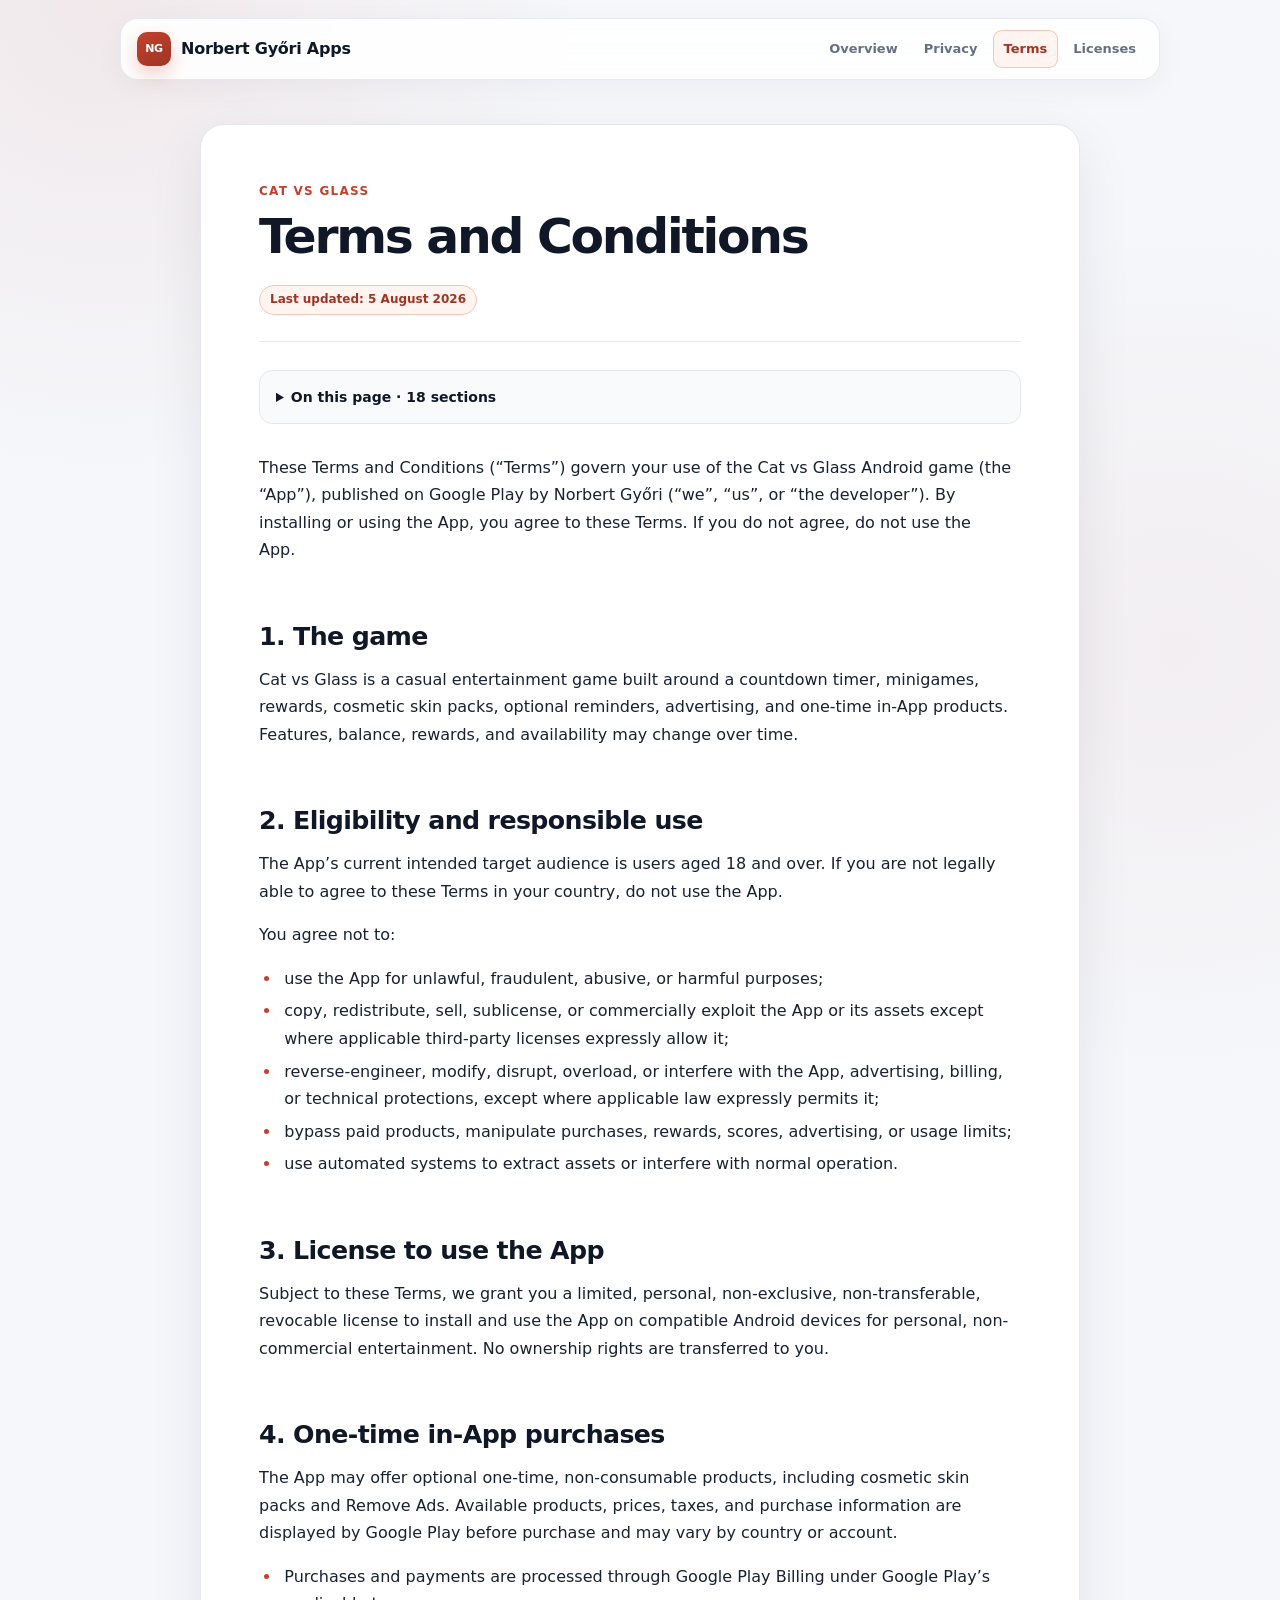
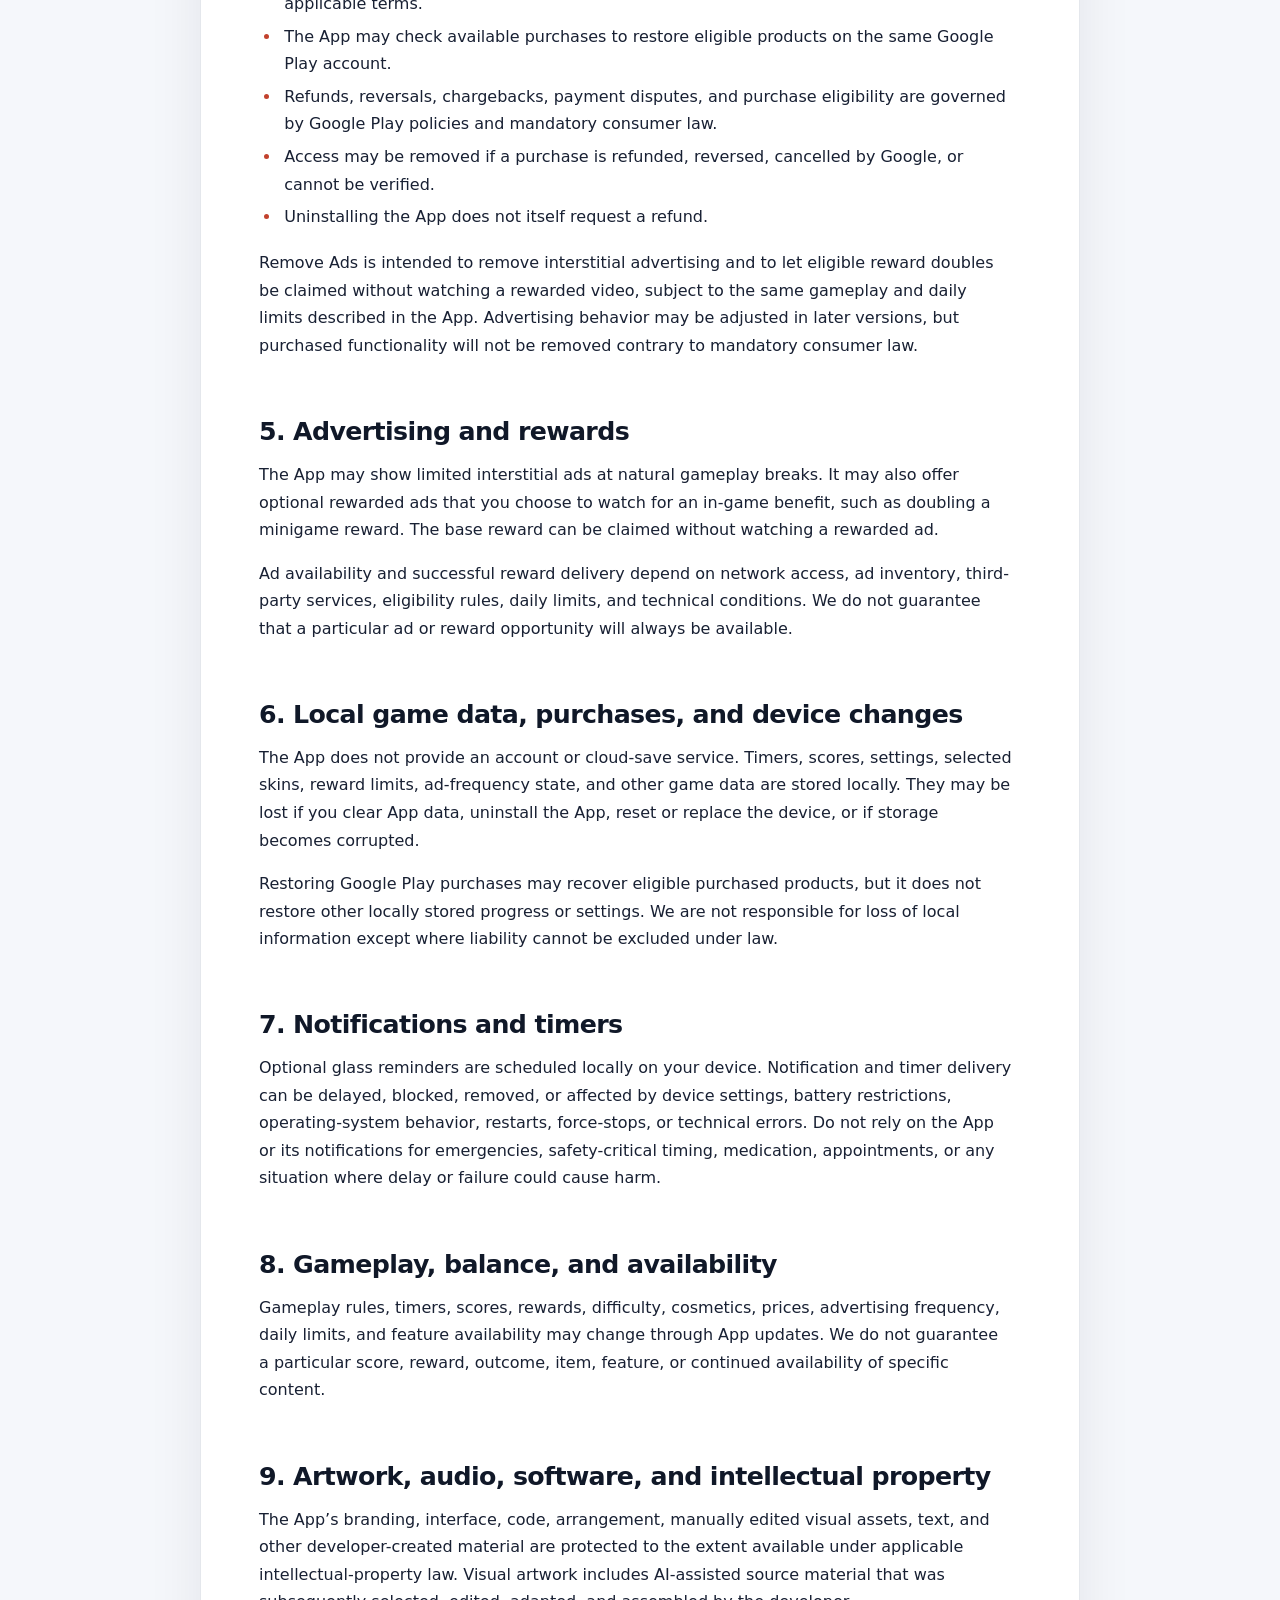
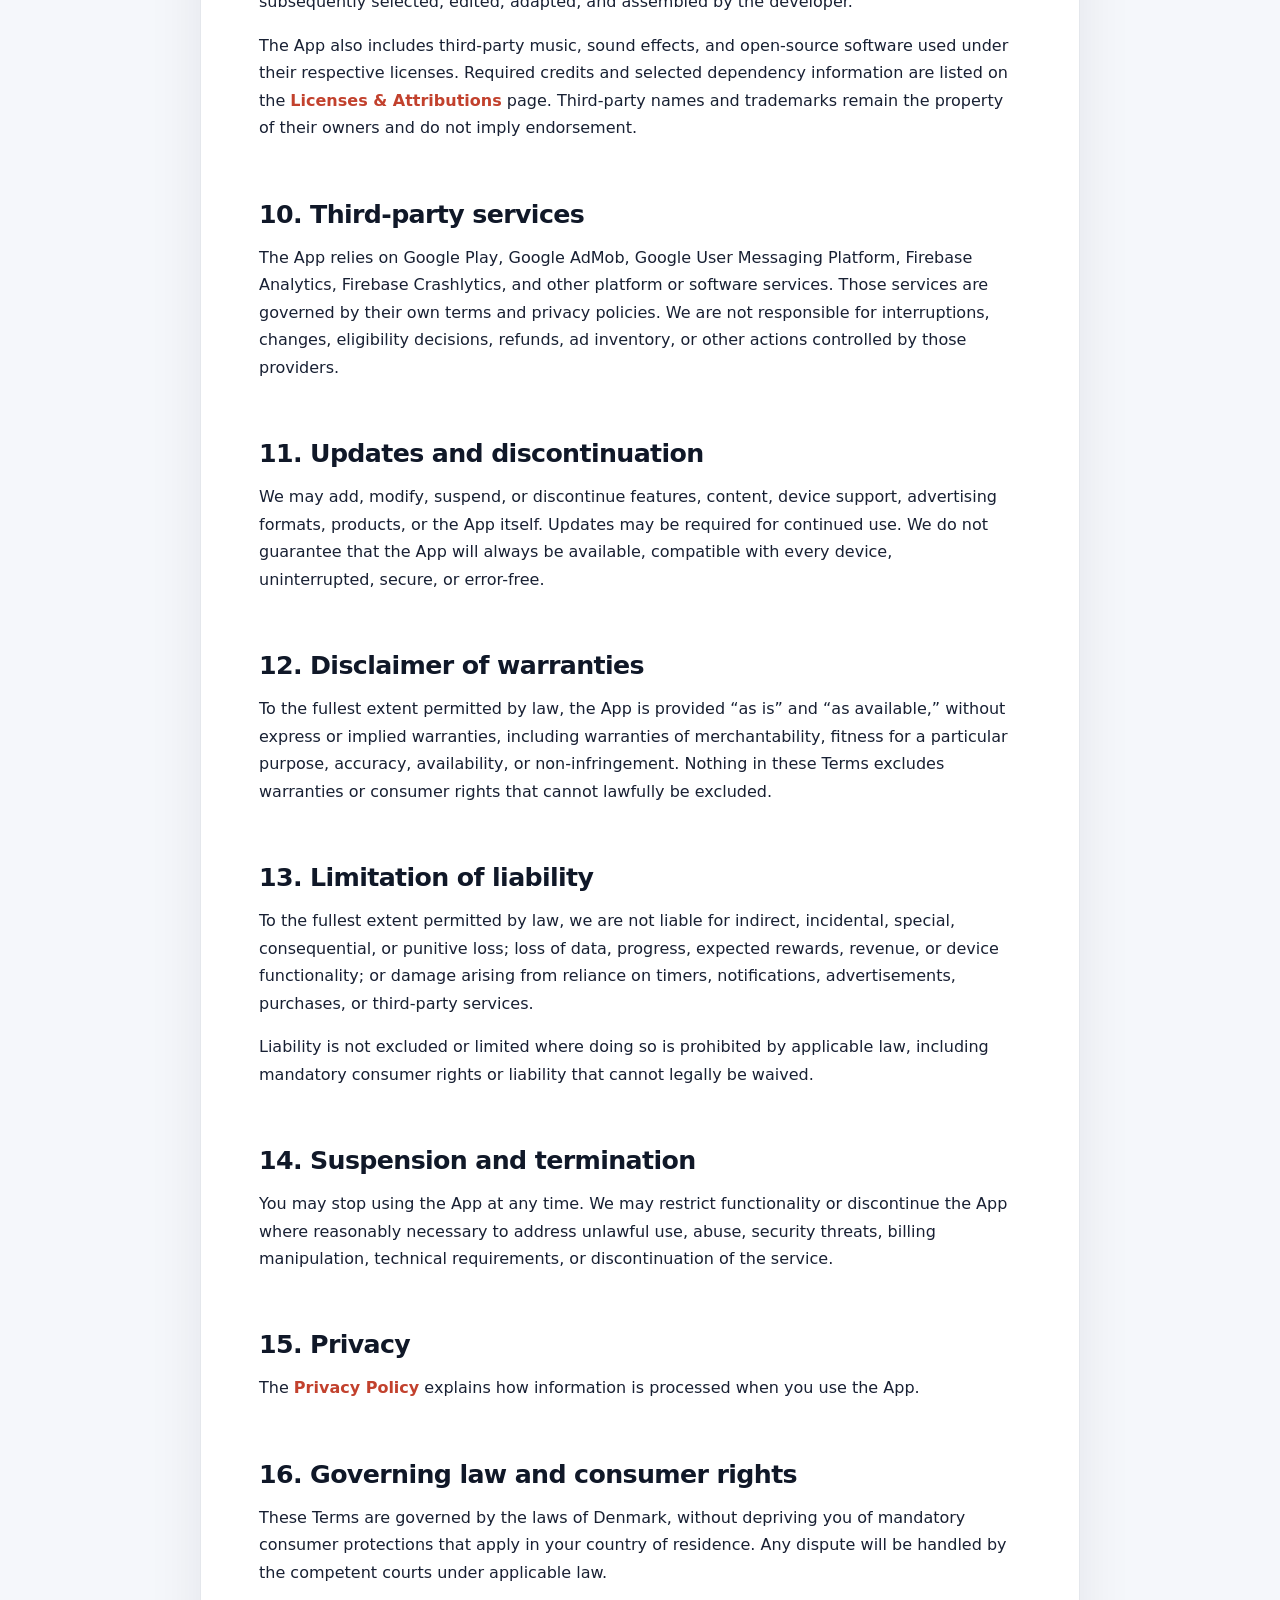
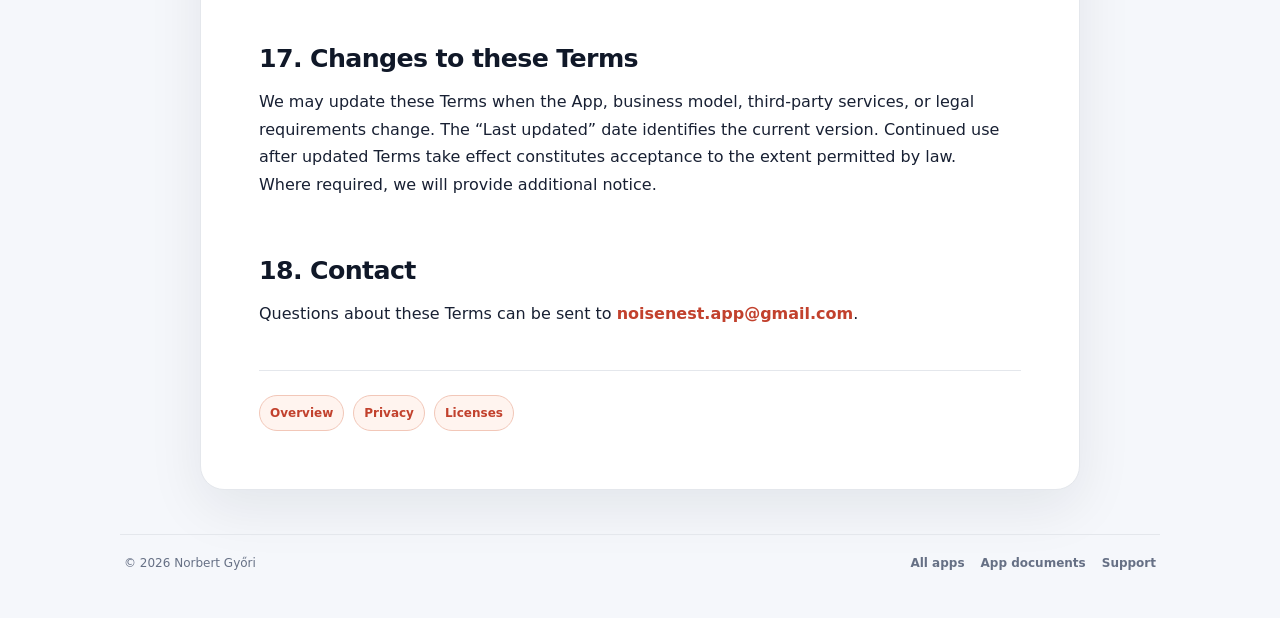
<file: cat-vs-glass/terms.html>
<!DOCTYPE html>

<html lang="en">
<head>
<meta charset="utf-8"/>
<meta content="width=device-width, initial-scale=1" name="viewport"/>
<meta content="light dark" name="color-scheme"/>
<meta content="#111827" name="theme-color"/>
<title>Terms and Conditions — Cat vs Glass</title>
<meta content="Terms and Conditions for the Cat vs Glass Android game." name="description"/>
<link href="../style.css" rel="stylesheet"/>
</head>
<body class="theme-cat"><div class="site-shell"><header class="site-header"><div class="header-inner"><a aria-label="Norbert Győri Apps home" class="brand" href="../index.html"><span aria-hidden="true" class="brand-mark">NG</span><span class="brand-name">Norbert Győri Apps</span></a><nav aria-label="Cat vs Glass legal documents" class="app-nav"><a href="index.html">Overview</a><a href="privacy.html">Privacy</a><a aria-current="page" href="terms.html">Terms</a><a href="licenses.html">Licenses</a></nav></div></header><main class="legal-main document-card"><header class="document-header"><p class="eyebrow">Cat vs Glass</p><h1>Terms and Conditions</h1><p class="updated-badge">Last updated: 5 August 2026</p></header><details class="toc"><summary>On this page · 18 sections</summary><nav aria-label="On this page"><ul><li><a href="#the-game">1. The game</a></li><li><a href="#eligibility-and-responsible-use">2. Eligibility and responsible use</a></li><li><a href="#license-to-use-the-app">3. License to use the App</a></li><li><a href="#one-time-in-app-purchases">4. One-time in-App purchases</a></li><li><a href="#advertising-and-rewards">5. Advertising and rewards</a></li><li><a href="#local-game-data-purchases-and-device-changes">6. Local game data, purchases, and device changes</a></li><li><a href="#notifications-and-timers">7. Notifications and timers</a></li><li><a href="#gameplay-balance-and-availability">8. Gameplay, balance, and availability</a></li><li><a href="#artwork-audio-software-and-intellectual-property">9. Artwork, audio, software, and intellectual property</a></li><li><a href="#third-party-services">10. Third-party services</a></li><li><a href="#updates-and-discontinuation">11. Updates and discontinuation</a></li><li><a href="#disclaimer-of-warranties">12. Disclaimer of warranties</a></li><li><a href="#limitation-of-liability">13. Limitation of liability</a></li><li><a href="#suspension-and-termination">14. Suspension and termination</a></li><li><a href="#privacy">15. Privacy</a></li><li><a href="#governing-law-and-consumer-rights">16. Governing law and consumer rights</a></li><li><a href="#changes-to-these-terms">17. Changes to these Terms</a></li><li><a href="#contact">18. Contact</a></li></ul></nav></details><p>
        These Terms and Conditions (“Terms”) govern your use of the Cat vs Glass
        Android game (the “App”), published on Google Play by Norbert Győri (“we”,
        “us”, or “the developer”). By installing or using the App, you agree to these
        Terms. If you do not agree, do not use the App.
      </p><h2 id="the-game">1. The game</h2><p>
        Cat vs Glass is a casual entertainment game built around a countdown timer,
        minigames, rewards, cosmetic skin packs, optional reminders, advertising, and
        one-time in-App products. Features, balance, rewards, and availability may change over time.
      </p><h2 id="eligibility-and-responsible-use">2. Eligibility and responsible use</h2><p>
        The App’s current intended target audience is users aged 18 and over. If you
        are not legally able to agree to these Terms in your country, do not use the App.
      </p><p>You agree not to:</p><ul>
<li>use the App for unlawful, fraudulent, abusive, or harmful purposes;</li>
<li>copy, redistribute, sell, sublicense, or commercially exploit the App or its assets except where applicable third-party licenses expressly allow it;</li>
<li>reverse-engineer, modify, disrupt, overload, or interfere with the App, advertising, billing, or technical protections, except where applicable law expressly permits it;</li>
<li>bypass paid products, manipulate purchases, rewards, scores, advertising, or usage limits;</li>
<li>use automated systems to extract assets or interfere with normal operation.</li>
</ul><h2 id="license-to-use-the-app">3. License to use the App</h2><p>
        Subject to these Terms, we grant you a limited, personal, non-exclusive,
        non-transferable, revocable license to install and use the App on compatible
        Android devices for personal, non-commercial entertainment. No ownership
        rights are transferred to you.
      </p><h2 id="one-time-in-app-purchases">4. One-time in-App purchases</h2><p>
        The App may offer optional one-time, non-consumable products, including
        cosmetic skin packs and Remove Ads. Available products, prices, taxes, and
        purchase information are displayed by Google Play before purchase and may vary
        by country or account.
      </p><ul>
<li>Purchases and payments are processed through Google Play Billing under Google Play’s applicable terms.</li>
<li>The App may check available purchases to restore eligible products on the same Google Play account.</li>
<li>Refunds, reversals, chargebacks, payment disputes, and purchase eligibility are governed by Google Play policies and mandatory consumer law.</li>
<li>Access may be removed if a purchase is refunded, reversed, cancelled by Google, or cannot be verified.</li>
<li>Uninstalling the App does not itself request a refund.</li>
</ul><p>
        Remove Ads is intended to remove interstitial advertising and to let eligible
        reward doubles be claimed without watching a rewarded video, subject to the
        same gameplay and daily limits described in the App. Advertising behavior may
        be adjusted in later versions, but purchased functionality will not be removed
        contrary to mandatory consumer law.
      </p><h2 id="advertising-and-rewards">5. Advertising and rewards</h2><p>
        The App may show limited interstitial ads at natural gameplay breaks. It may
        also offer optional rewarded ads that you choose to watch for an in-game benefit,
        such as doubling a minigame reward. The base reward can be claimed without
        watching a rewarded ad.
      </p><p>
        Ad availability and successful reward delivery depend on network access, ad
        inventory, third-party services, eligibility rules, daily limits, and technical
        conditions. We do not guarantee that a particular ad or reward opportunity will
        always be available.
      </p><h2 id="local-game-data-purchases-and-device-changes">6. Local game data, purchases, and device changes</h2><p>
        The App does not provide an account or cloud-save service. Timers, scores,
        settings, selected skins, reward limits, ad-frequency state, and other game data
        are stored locally. They may be lost if you clear App data, uninstall the App,
        reset or replace the device, or if storage becomes corrupted.
      </p><p>
        Restoring Google Play purchases may recover eligible purchased products, but it
        does not restore other locally stored progress or settings. We are not responsible
        for loss of local information except where liability cannot be excluded under law.
      </p><h2 id="notifications-and-timers">7. Notifications and timers</h2><p>
        Optional glass reminders are scheduled locally on your device. Notification and
        timer delivery can be delayed, blocked, removed, or affected by device settings,
        battery restrictions, operating-system behavior, restarts, force-stops, or technical
        errors. Do not rely on the App or its notifications for emergencies, safety-critical
        timing, medication, appointments, or any situation where delay or failure could cause harm.
      </p><h2 id="gameplay-balance-and-availability">8. Gameplay, balance, and availability</h2><p>
        Gameplay rules, timers, scores, rewards, difficulty, cosmetics, prices, advertising
        frequency, daily limits, and feature availability may change through App updates.
        We do not guarantee a particular score, reward, outcome, item, feature, or continued
        availability of specific content.
      </p><h2 id="artwork-audio-software-and-intellectual-property">9. Artwork, audio, software, and intellectual property</h2><p>
        The App’s branding, interface, code, arrangement, manually edited visual assets,
        text, and other developer-created material are protected to the extent available
        under applicable intellectual-property law. Visual artwork includes AI-assisted
        source material that was subsequently selected, edited, adapted, and assembled by
        the developer.
      </p><p>
        The App also includes third-party music, sound effects, and open-source software
        used under their respective licenses. Required credits and selected dependency
        information are listed on the <a href="licenses.html">Licenses &amp; Attributions</a>
        page. Third-party names and trademarks remain the property of their owners and do
        not imply endorsement.
      </p><h2 id="third-party-services">10. Third-party services</h2><p>
        The App relies on Google Play, Google AdMob, Google User Messaging Platform,
        Firebase Analytics, Firebase Crashlytics, and other platform or software services.
        Those services are governed by their own terms and privacy policies. We are not
        responsible for interruptions, changes, eligibility decisions, refunds, ad inventory,
        or other actions controlled by those providers.
      </p><h2 id="updates-and-discontinuation">11. Updates and discontinuation</h2><p>
        We may add, modify, suspend, or discontinue features, content, device support,
        advertising formats, products, or the App itself. Updates may be required for
        continued use. We do not guarantee that the App will always be available,
        compatible with every device, uninterrupted, secure, or error-free.
      </p><h2 id="disclaimer-of-warranties">12. Disclaimer of warranties</h2><p>
        To the fullest extent permitted by law, the App is provided “as is” and “as
        available,” without express or implied warranties, including warranties of
        merchantability, fitness for a particular purpose, accuracy, availability, or
        non-infringement. Nothing in these Terms excludes warranties or consumer rights
        that cannot lawfully be excluded.
      </p><h2 id="limitation-of-liability">13. Limitation of liability</h2><p>
        To the fullest extent permitted by law, we are not liable for indirect, incidental,
        special, consequential, or punitive loss; loss of data, progress, expected rewards,
        revenue, or device functionality; or damage arising from reliance on timers,
        notifications, advertisements, purchases, or third-party services.
      </p><p>
        Liability is not excluded or limited where doing so is prohibited by applicable law,
        including mandatory consumer rights or liability that cannot legally be waived.
      </p><h2 id="suspension-and-termination">14. Suspension and termination</h2><p>
        You may stop using the App at any time. We may restrict functionality or discontinue
        the App where reasonably necessary to address unlawful use, abuse, security threats,
        billing manipulation, technical requirements, or discontinuation of the service.
      </p><h2 id="privacy">15. Privacy</h2><p>
        The <a href="privacy.html">Privacy Policy</a> explains how information is processed
        when you use the App.
      </p><h2 id="governing-law-and-consumer-rights">16. Governing law and consumer rights</h2><p>
        These Terms are governed by the laws of Denmark, without depriving you of mandatory
        consumer protections that apply in your country of residence. Any dispute will be
        handled by the competent courts under applicable law.
      </p><h2 id="changes-to-these-terms">17. Changes to these Terms</h2><p>
        We may update these Terms when the App, business model, third-party services, or
        legal requirements change. The “Last updated” date identifies the current version.
        Continued use after updated Terms take effect constitutes acceptance to the extent
        permitted by law. Where required, we will provide additional notice.
      </p><h2 id="contact">18. Contact</h2><p>
        Questions about these Terms can be sent to
        <a href="mailto:noisenest.app@gmail.com">noisenest.app@gmail.com</a>.
      </p><nav aria-label="Other legal documents" class="document-footer-nav"><a href="index.html">Overview</a><a href="privacy.html">Privacy</a><a href="licenses.html">Licenses</a></nav></main><footer class="site-footer"><div class="footer-inner"><p>© 2026 Norbert Győri</p><div class="footer-links"><a href="../index.html">All apps</a><a href="index.html">App documents</a><a href="mailto:noisenest.app@gmail.com">Support</a></div></div></footer></div></body>
</html>
</file>
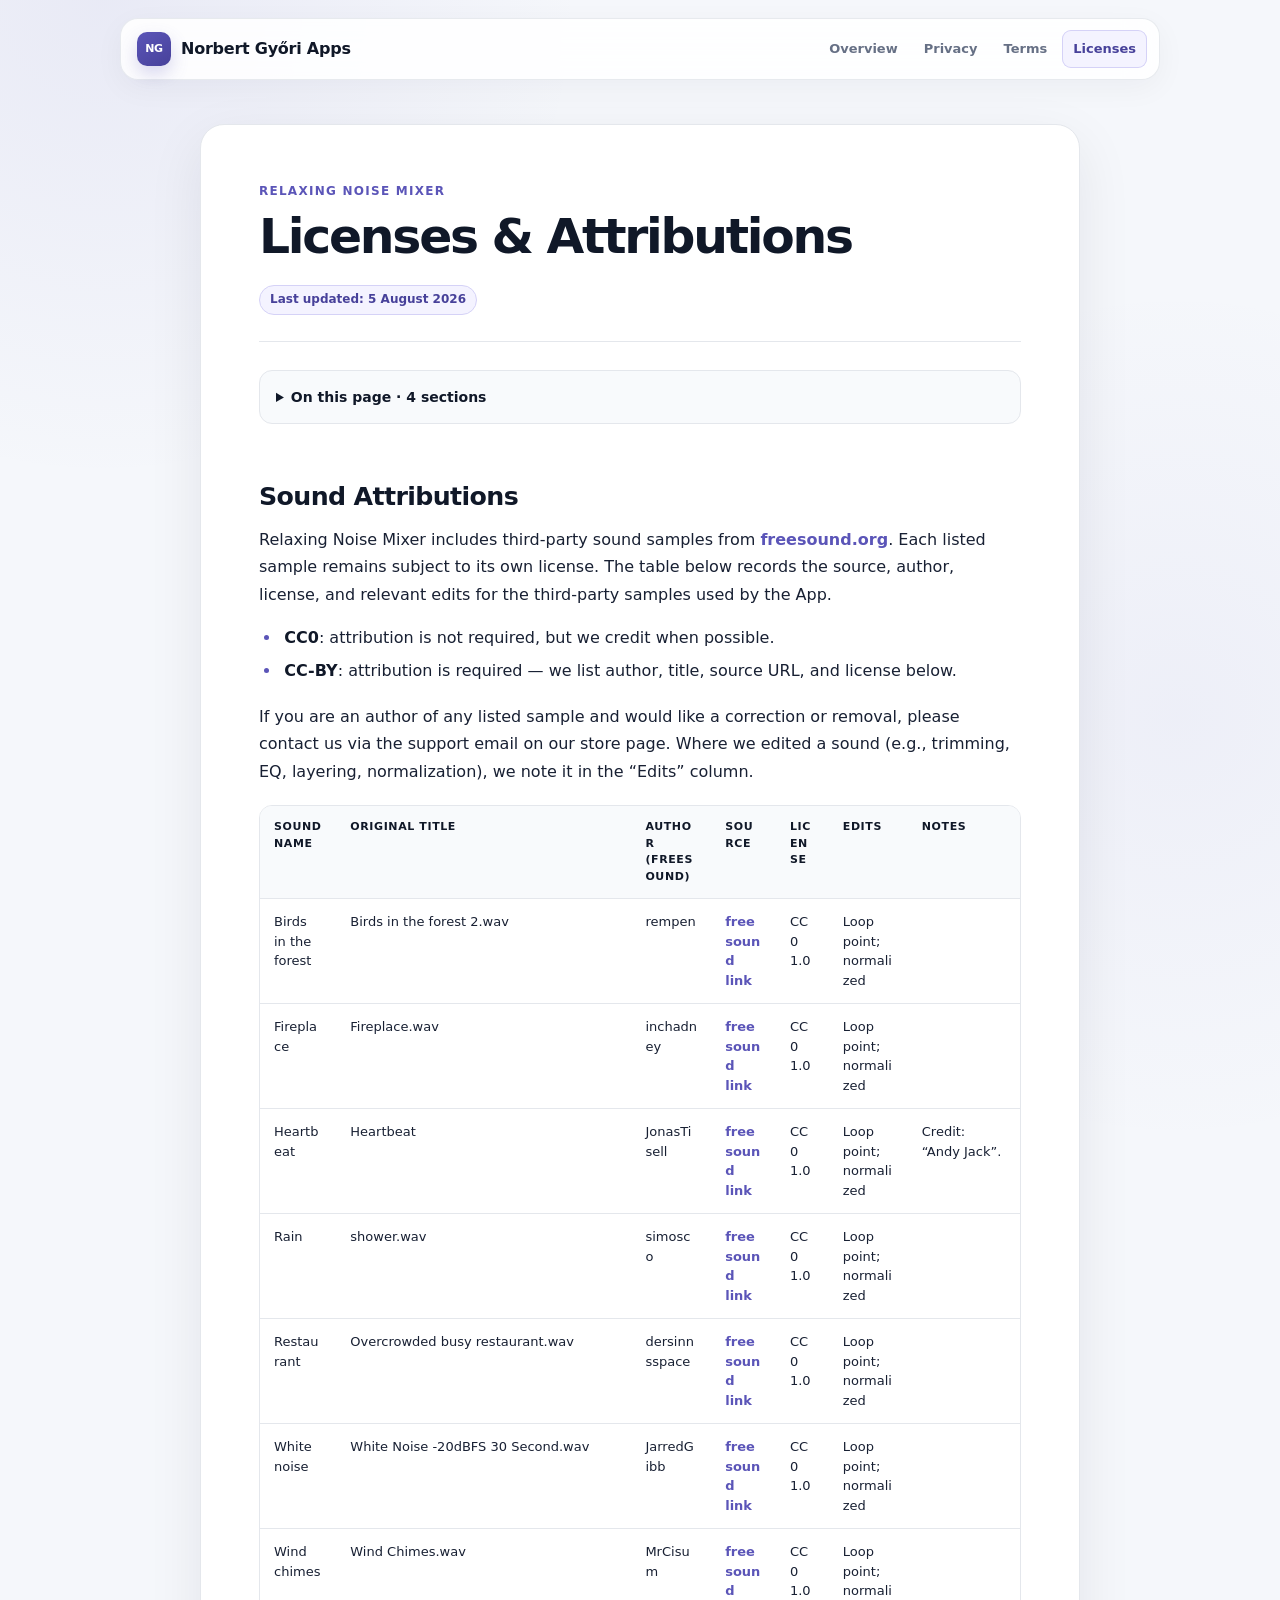
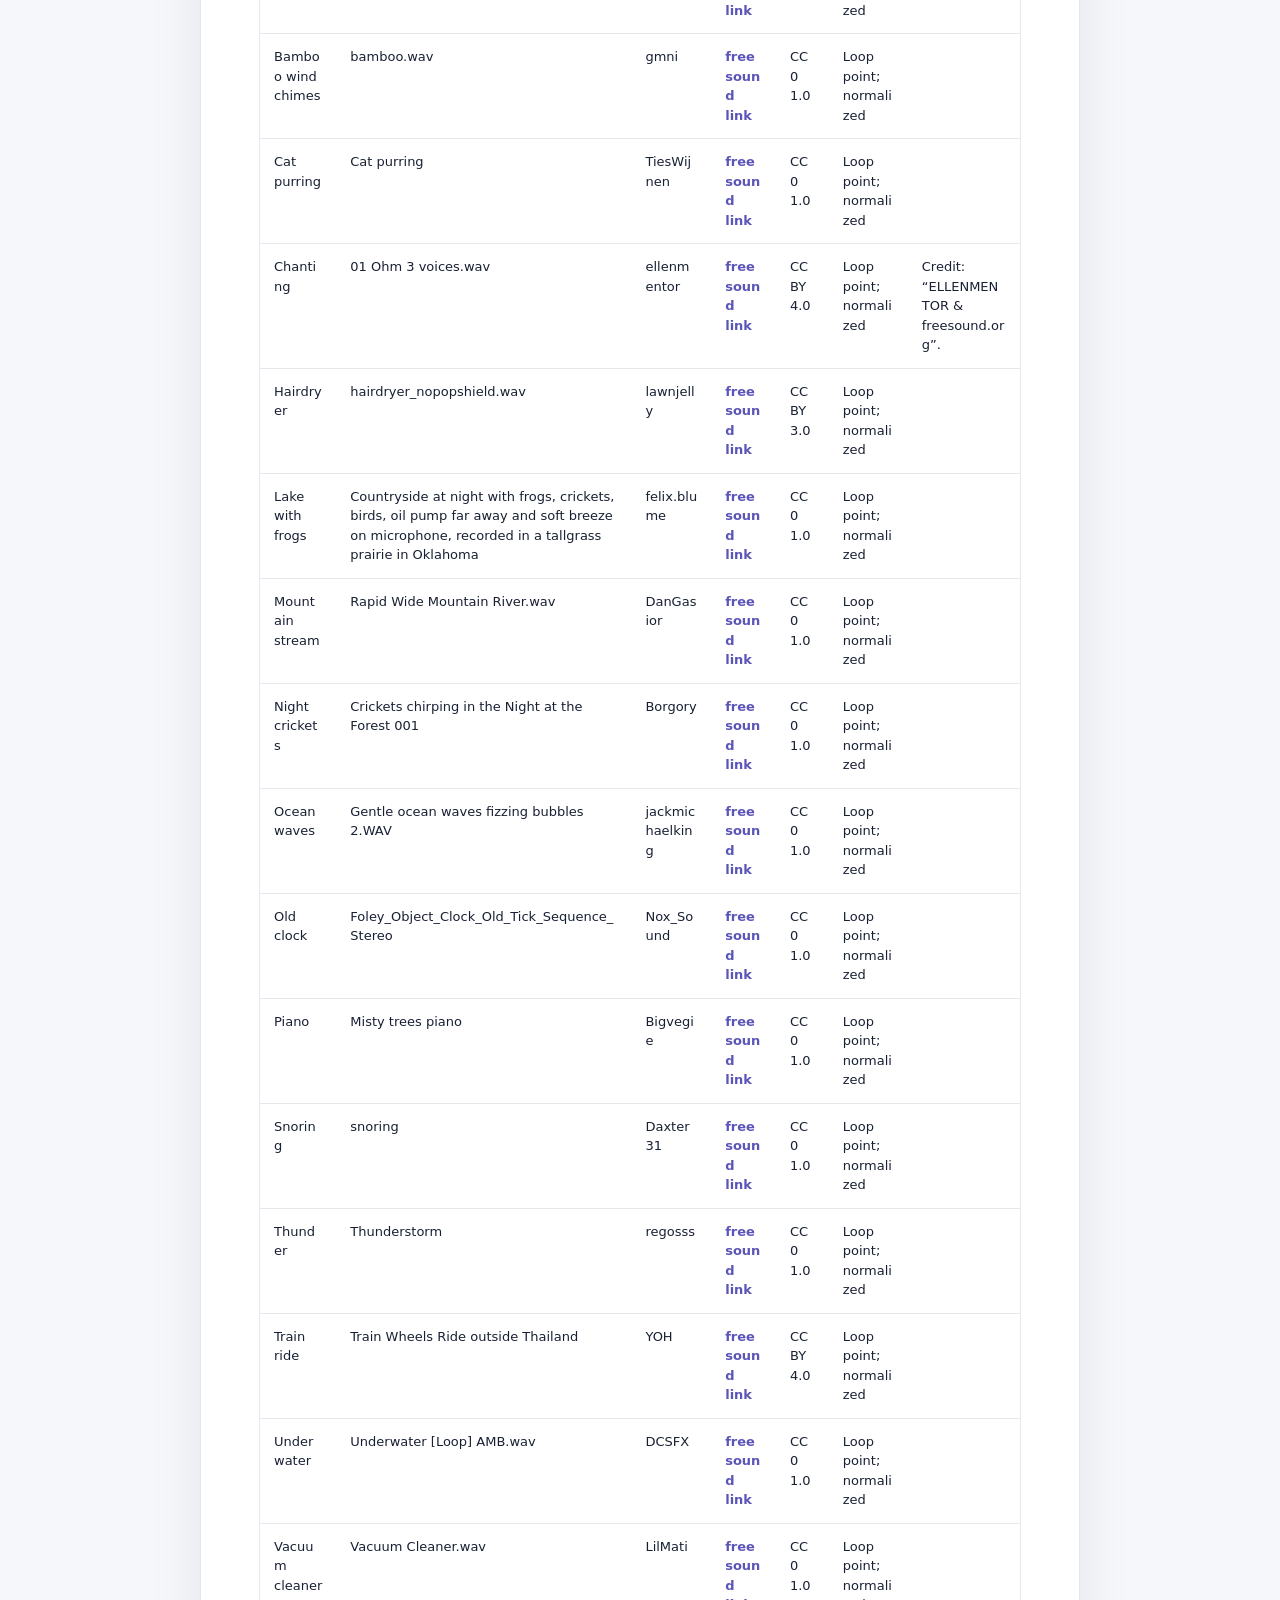
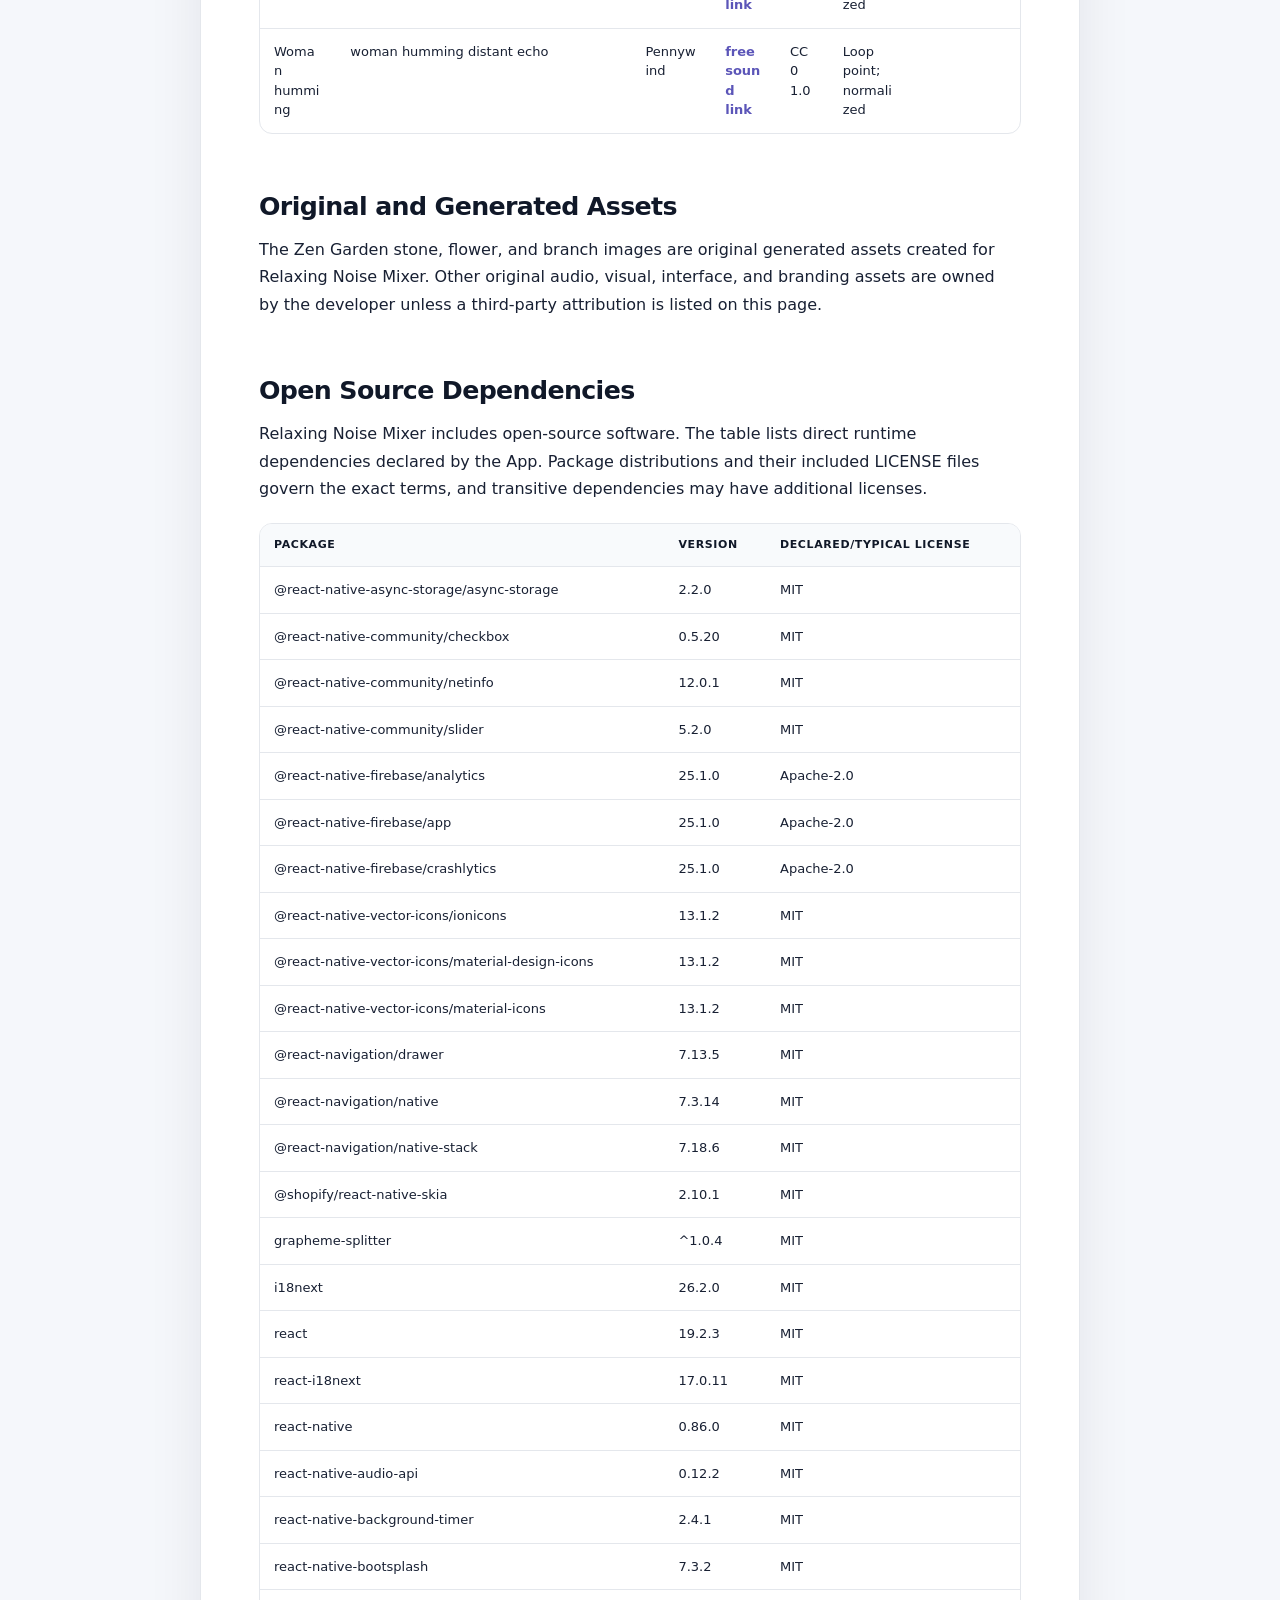
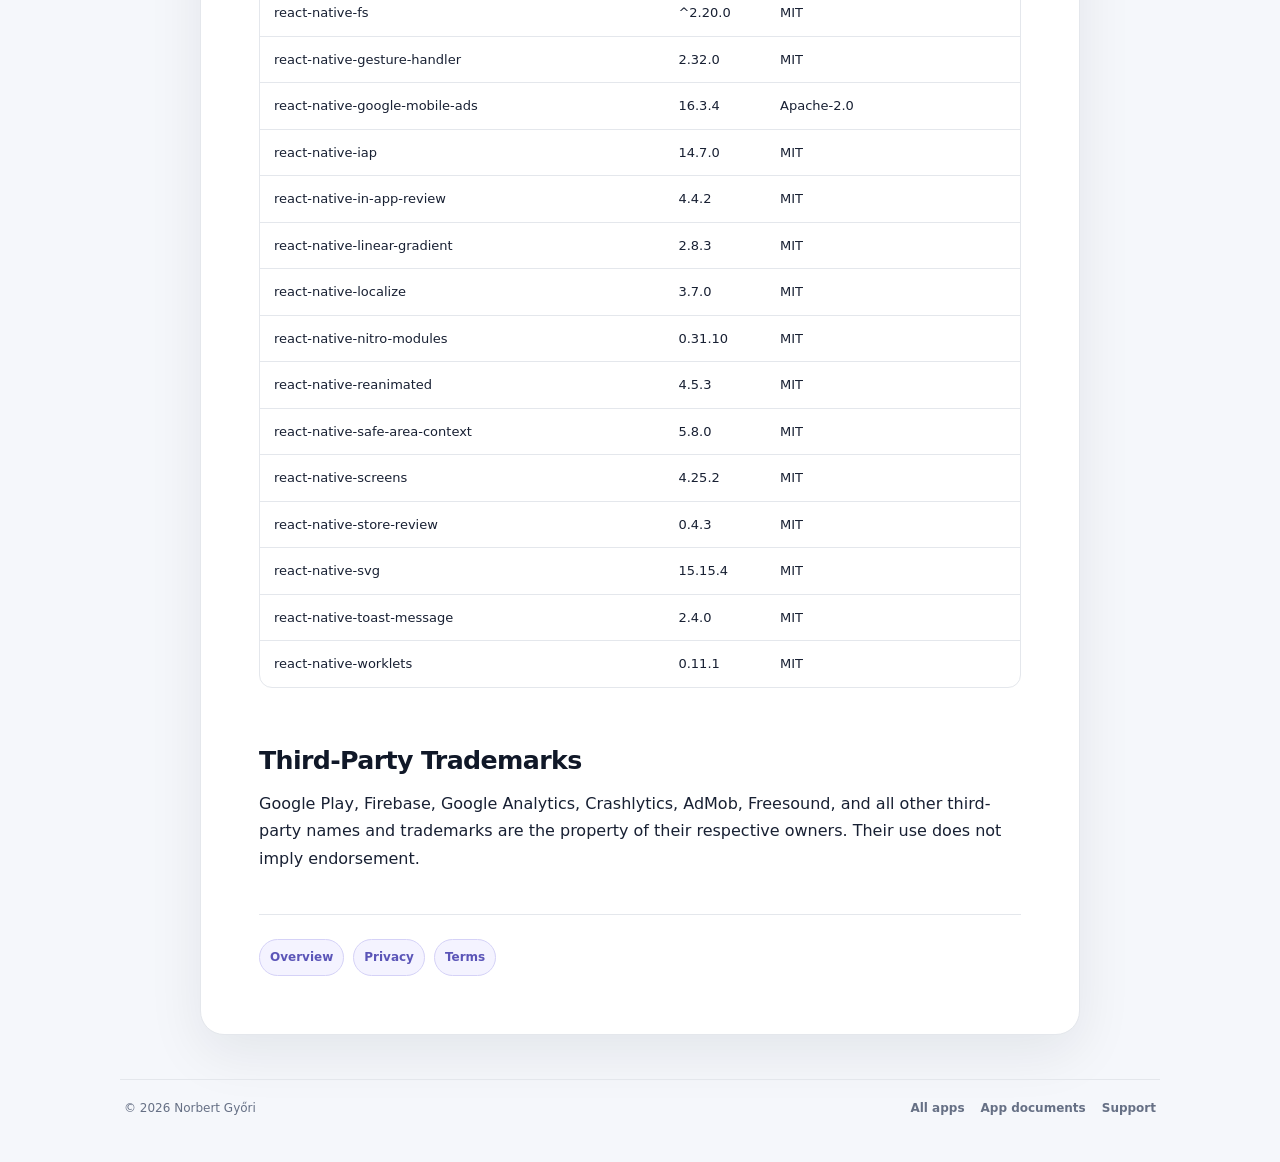
<file: noisenest-legal/licenses.html>
<!DOCTYPE html>

<html lang="en">
<head>
<meta charset="utf-8"/>
<meta content="width=device-width, initial-scale=1" name="viewport"/>
<meta content="light dark" name="color-scheme"/>
<meta content="#111827" name="theme-color"/>
<title>Licenses &amp; Attributions — Relaxing Noise Mixer</title>
<meta content="Sound attributions and open-source dependency information for Relaxing Noise Mixer." name="description"/>
<link href="../style.css" rel="stylesheet"/>
</head>
<body class="theme-noise"><div class="site-shell"><header class="site-header"><div class="header-inner"><a aria-label="Norbert Győri Apps home" class="brand" href="../index.html"><span aria-hidden="true" class="brand-mark">NG</span><span class="brand-name">Norbert Győri Apps</span></a><nav aria-label="Relaxing Noise Mixer legal documents" class="app-nav"><a href="index.html">Overview</a><a href="privacy.html">Privacy</a><a href="terms.html">Terms</a><a aria-current="page" href="licenses.html">Licenses</a></nav></div></header><main class="legal-main document-card"><header class="document-header"><p class="eyebrow">Relaxing Noise Mixer</p><h1>Licenses &amp; Attributions</h1><p class="updated-badge">Last updated: 5 August 2026</p></header><details class="toc"><summary>On this page · 4 sections</summary><nav aria-label="On this page"><ul><li><a href="#sound-attributions">Sound Attributions</a></li><li><a href="#original-and-generated-assets">Original and Generated Assets</a></li><li><a href="#open-source-dependencies">Open Source Dependencies</a></li><li><a href="#third-party-trademarks">Third-Party Trademarks</a></li></ul></nav></details><h2 id="sound-attributions">Sound Attributions</h2><p>Relaxing Noise Mixer includes third-party sound samples from <a href="https://freesound.org" rel="noopener noreferrer" target="_blank">freesound.org</a>. Each listed sample remains subject to its own license. The table below records the source, author, license, and relevant edits for the third-party samples used by the App.</p><ul>
<li><strong>CC0</strong>: attribution is not required, but we credit when possible.</li>
<li><strong>CC-BY</strong>: attribution is required — we list author, title, source URL, and license below.</li>
</ul><p>
      If you are an author of any listed sample and would like a correction or removal, please contact us via the support
      email on our store page. Where we edited a sound (e.g., trimming, EQ, layering, normalization), we note it in the
      “Edits” column.
    </p><div class="table-wrap"><table>
<thead>
<tr>
<th>Sound name</th>
<th>Original Title</th>
<th>Author (Freesound)</th>
<th>Source</th>
<th>License</th>
<th>Edits</th>
<th>Notes</th>
</tr>
</thead>
<tbody>
<tr>
<td data-label="Sound name">Birds in the forest</td>
<td data-label="Original Title">Birds in the forest 2.wav</td>
<td data-label="Author (Freesound)">rempen</td>
<td data-label="Source"><a href="https://freesound.org/people/rempen/sounds/689573/" rel="noopener noreferrer" target="_blank">freesound link</a></td>
<td data-label="License">CC0 1.0</td>
<td data-label="Edits">Loop point; normalized</td>
<td data-label="Notes"></td>
</tr>
<tr>
<td data-label="Sound name">Fireplace</td>
<td data-label="Original Title">Fireplace.wav</td>
<td data-label="Author (Freesound)">inchadney</td>
<td data-label="Source"><a href="https://freesound.org/people/inchadney/sounds/132534/" rel="noopener noreferrer" target="_blank">freesound link</a></td>
<td data-label="License">CC0 1.0</td>
<td data-label="Edits">Loop point; normalized</td>
<td data-label="Notes"></td>
</tr>
<tr>
<td data-label="Sound name">Heartbeat</td>
<td data-label="Original Title">Heartbeat</td>
<td data-label="Author (Freesound)">JonasTisell</td>
<td data-label="Source"><a href="https://freesound.org/people/JonasTisell/sounds/670465/" rel="noopener noreferrer" target="_blank">freesound link</a></td>
<td data-label="License">CC0 1.0</td>
<td data-label="Edits">Loop point; normalized</td>
<td data-label="Notes">Credit: “Andy Jack”.</td>
</tr>
<tr>
<td data-label="Sound name">Rain</td>
<td data-label="Original Title">shower.wav</td>
<td data-label="Author (Freesound)">simosco</td>
<td data-label="Source"><a href="https://freesound.org/people/simosco/sounds/235574/" rel="noopener noreferrer" target="_blank">freesound link</a></td>
<td data-label="License">CC0 1.0</td>
<td data-label="Edits">Loop point; normalized</td>
<td data-label="Notes"></td>
</tr>
<tr>
<td data-label="Sound name">Restaurant</td>
<td data-label="Original Title">Overcrowded busy restaurant.wav</td>
<td data-label="Author (Freesound)">dersinnsspace</td>
<td data-label="Source"><a href="https://freesound.org/people/dersinnsspace/sounds/424974/" rel="noopener noreferrer" target="_blank">freesound link</a></td>
<td data-label="License">CC0 1.0</td>
<td data-label="Edits">Loop point; normalized</td>
<td data-label="Notes"></td>
</tr>
<tr>
<td data-label="Sound name">White noise</td>
<td data-label="Original Title">White Noise -20dBFS 30 Second.wav</td>
<td data-label="Author (Freesound)">JarredGibb</td>
<td data-label="Source"><a href="https://freesound.org/people/JarredGibb/sounds/249313/" rel="noopener noreferrer" target="_blank">freesound link</a></td>
<td data-label="License">CC0 1.0</td>
<td data-label="Edits">Loop point; normalized</td>
<td data-label="Notes"></td>
</tr>
<tr>
<td data-label="Sound name">Wind chimes</td>
<td data-label="Original Title">Wind Chimes.wav</td>
<td data-label="Author (Freesound)">MrCisum</td>
<td data-label="Source"><a href="https://freesound.org/people/MrCisum/sounds/336664/" rel="noopener noreferrer" target="_blank">freesound link</a></td>
<td data-label="License">CC0 1.0</td>
<td data-label="Edits">Loop point; normalized</td>
<td data-label="Notes"></td>
</tr>
<tr>
<td data-label="Sound name">Bamboo wind chimes</td>
<td data-label="Original Title">bamboo.wav</td>
<td data-label="Author (Freesound)">gmni</td>
<td data-label="Source"><a href="https://freesound.org/people/gmni/sounds/67046/" rel="noopener noreferrer" target="_blank">freesound link</a></td>
<td data-label="License">CC0 1.0</td>
<td data-label="Edits">Loop point; normalized</td>
<td data-label="Notes"></td>
</tr>
<tr>
<td data-label="Sound name">Cat purring</td>
<td data-label="Original Title">Cat purring</td>
<td data-label="Author (Freesound)">TiesWijnen</td>
<td data-label="Source"><a href="https://freesound.org/people/TiesWijnen/sounds/364893/" rel="noopener noreferrer" target="_blank">freesound link</a></td>
<td data-label="License">CC0 1.0</td>
<td data-label="Edits">Loop point; normalized</td>
<td data-label="Notes"></td>
</tr>
<tr>
<td data-label="Sound name">Chanting</td>
<td data-label="Original Title">01 Ohm 3 voices.wav</td>
<td data-label="Author (Freesound)">ellenmentor</td>
<td data-label="Source"><a href="https://freesound.org/people/ellenmentor/sounds/395402/" rel="noopener noreferrer" target="_blank">freesound link</a></td>
<td data-label="License">CC BY 4.0</td>
<td data-label="Edits">Loop point; normalized</td>
<td data-label="Notes">Credit: “ELLENMENTOR &amp; freesound.org”.</td>
</tr>
<tr>
<td data-label="Sound name">Hairdryer</td>
<td data-label="Original Title">hairdryer_nopopshield.wav</td>
<td data-label="Author (Freesound)">lawnjelly</td>
<td data-label="Source"><a href="https://freesound.org/people/lawnjelly/sounds/156884/" rel="noopener noreferrer" target="_blank">freesound link</a></td>
<td data-label="License">CC BY 3.0</td>
<td data-label="Edits">Loop point; normalized</td>
<td data-label="Notes"></td>
</tr>
<tr>
<td data-label="Sound name">Lake with frogs</td>
<td data-label="Original Title">Countryside at night with frogs, crickets, birds, oil pump far away and soft breeze on microphone, recorded in a tallgrass prairie in Oklahoma</td>
<td data-label="Author (Freesound)">felix.blume</td>
<td data-label="Source"><a href="https://freesound.org/people/felix.blume/sounds/645638/" rel="noopener noreferrer" target="_blank">freesound link</a></td>
<td data-label="License">CC0 1.0</td>
<td data-label="Edits">Loop point; normalized</td>
<td data-label="Notes"></td>
</tr>
<tr>
<td data-label="Sound name">Mountain stream</td>
<td data-label="Original Title">Rapid Wide Mountain River.wav</td>
<td data-label="Author (Freesound)">DanGasior</td>
<td data-label="Source"><a href="https://freesound.org/people/DanGasior/sounds/414905/" rel="noopener noreferrer" target="_blank">freesound link</a></td>
<td data-label="License">CC0 1.0</td>
<td data-label="Edits">Loop point; normalized</td>
<td data-label="Notes"></td>
</tr>
<tr>
<td data-label="Sound name">Night crickets</td>
<td data-label="Original Title">Crickets chirping in the Night at the Forest 001</td>
<td data-label="Author (Freesound)">Borgory</td>
<td data-label="Source"><a href="https://freesound.org/people/Borgory/sounds/751465/" rel="noopener noreferrer" target="_blank">freesound link</a></td>
<td data-label="License">CC0 1.0</td>
<td data-label="Edits">Loop point; normalized</td>
<td data-label="Notes"></td>
</tr>
<tr>
<td data-label="Sound name">Ocean waves</td>
<td data-label="Original Title">Gentle ocean waves fizzing bubbles 2.WAV</td>
<td data-label="Author (Freesound)">jackmichaelking</td>
<td data-label="Source"><a href="https://freesound.org/people/jackmichaelking/sounds/610325/" rel="noopener noreferrer" target="_blank">freesound link</a></td>
<td data-label="License">CC0 1.0</td>
<td data-label="Edits">Loop point; normalized</td>
<td data-label="Notes"></td>
</tr>
<tr>
<td data-label="Sound name">Old clock</td>
<td data-label="Original Title">Foley_Object_Clock_Old_Tick_Sequence_Stereo</td>
<td data-label="Author (Freesound)">Nox_Sound</td>
<td data-label="Source"><a href="https://freesound.org/people/Nox_Sound/sounds/790019/" rel="noopener noreferrer" target="_blank">freesound link</a></td>
<td data-label="License">CC0 1.0</td>
<td data-label="Edits">Loop point; normalized</td>
<td data-label="Notes"></td>
</tr>
<tr>
<td data-label="Sound name">Piano</td>
<td data-label="Original Title">Misty trees piano</td>
<td data-label="Author (Freesound)">Bigvegie</td>
<td data-label="Source"><a href="https://freesound.org/people/Bigvegie/sounds/664041/" rel="noopener noreferrer" target="_blank">freesound link</a></td>
<td data-label="License">CC0 1.0</td>
<td data-label="Edits">Loop point; normalized</td>
<td data-label="Notes"></td>
</tr>
<tr>
<td data-label="Sound name">Snoring</td>
<td data-label="Original Title">snoring</td>
<td data-label="Author (Freesound)">Daxter31</td>
<td data-label="Source"><a href="https://freesound.org/people/Daxter31/sounds/114609/" rel="noopener noreferrer" target="_blank">freesound link</a></td>
<td data-label="License">CC0 1.0</td>
<td data-label="Edits">Loop point; normalized</td>
<td data-label="Notes"></td>
</tr>
<tr>
<td data-label="Sound name">Thunder</td>
<td data-label="Original Title">Thunderstorm</td>
<td data-label="Author (Freesound)">regosss</td>
<td data-label="Source"><a href="https://freesound.org/people/regosss/sounds/238295/" rel="noopener noreferrer" target="_blank">freesound link</a></td>
<td data-label="License">CC0 1.0</td>
<td data-label="Edits">Loop point; normalized</td>
<td data-label="Notes"></td>
</tr>
<tr>
<td data-label="Sound name">Train ride</td>
<td data-label="Original Title">Train Wheels Ride outside Thailand</td>
<td data-label="Author (Freesound)">YOH</td>
<td data-label="Source"><a href="https://freesound.org/people/YOH/sounds/170866/" rel="noopener noreferrer" target="_blank">freesound link</a></td>
<td data-label="License">CC BY 4.0</td>
<td data-label="Edits">Loop point; normalized</td>
<td data-label="Notes"></td>
</tr>
<tr>
<td data-label="Sound name">Under water</td>
<td data-label="Original Title">Underwater [Loop] AMB.wav</td>
<td data-label="Author (Freesound)">DCSFX</td>
<td data-label="Source"><a href="https://freesound.org/people/DCSFX/sounds/366159/" rel="noopener noreferrer" target="_blank">freesound link</a></td>
<td data-label="License">CC0 1.0</td>
<td data-label="Edits">Loop point; normalized</td>
<td data-label="Notes"></td>
</tr>
<tr>
<td data-label="Sound name">Vacuum cleaner</td>
<td data-label="Original Title">Vacuum Cleaner.wav</td>
<td data-label="Author (Freesound)">LilMati</td>
<td data-label="Source"><a href="https://freesound.org/people/LilMati/sounds/515402/" rel="noopener noreferrer" target="_blank">freesound link</a></td>
<td data-label="License">CC0 1.0</td>
<td data-label="Edits">Loop point; normalized</td>
<td data-label="Notes"></td>
</tr>
<tr>
<td data-label="Sound name">Woman humming</td>
<td data-label="Original Title">woman humming distant echo</td>
<td data-label="Author (Freesound)">Pennywind</td>
<td data-label="Source"><a href="https://freesound.org/people/Pennywind/sounds/816686/" rel="noopener noreferrer" target="_blank">freesound link</a></td>
<td data-label="License">CC0 1.0</td>
<td data-label="Edits">Loop point; normalized</td>
<td data-label="Notes"></td>
</tr>
</tbody>
</table></div><h2 id="original-and-generated-assets">Original and Generated Assets</h2><p>The Zen Garden stone, flower, and branch images are original generated assets created for Relaxing Noise Mixer. Other original audio, visual, interface, and branding assets are owned by the developer unless a third-party attribution is listed on this page.</p><h2 id="open-source-dependencies">Open Source Dependencies</h2><p>Relaxing Noise Mixer includes open-source software. The table lists direct runtime dependencies declared by the App. Package distributions and their included LICENSE files govern the exact terms, and transitive dependencies may have additional licenses.</p><div class="table-wrap"><table><thead><tr><th>Package</th><th>Version</th><th>Declared/typical license</th></tr></thead><tbody><tr><td data-label="Package">@react-native-async-storage/async-storage</td><td data-label="Version">2.2.0</td><td data-label="Declared/typical license">MIT</td></tr><tr><td data-label="Package">@react-native-community/checkbox</td><td data-label="Version">0.5.20</td><td data-label="Declared/typical license">MIT</td></tr><tr><td data-label="Package">@react-native-community/netinfo</td><td data-label="Version">12.0.1</td><td data-label="Declared/typical license">MIT</td></tr><tr><td data-label="Package">@react-native-community/slider</td><td data-label="Version">5.2.0</td><td data-label="Declared/typical license">MIT</td></tr><tr><td data-label="Package">@react-native-firebase/analytics</td><td data-label="Version">25.1.0</td><td data-label="Declared/typical license">Apache-2.0</td></tr><tr><td data-label="Package">@react-native-firebase/app</td><td data-label="Version">25.1.0</td><td data-label="Declared/typical license">Apache-2.0</td></tr><tr><td data-label="Package">@react-native-firebase/crashlytics</td><td data-label="Version">25.1.0</td><td data-label="Declared/typical license">Apache-2.0</td></tr><tr><td data-label="Package">@react-native-vector-icons/ionicons</td><td data-label="Version">13.1.2</td><td data-label="Declared/typical license">MIT</td></tr><tr><td data-label="Package">@react-native-vector-icons/material-design-icons</td><td data-label="Version">13.1.2</td><td data-label="Declared/typical license">MIT</td></tr><tr><td data-label="Package">@react-native-vector-icons/material-icons</td><td data-label="Version">13.1.2</td><td data-label="Declared/typical license">MIT</td></tr><tr><td data-label="Package">@react-navigation/drawer</td><td data-label="Version">7.13.5</td><td data-label="Declared/typical license">MIT</td></tr><tr><td data-label="Package">@react-navigation/native</td><td data-label="Version">7.3.14</td><td data-label="Declared/typical license">MIT</td></tr><tr><td data-label="Package">@react-navigation/native-stack</td><td data-label="Version">7.18.6</td><td data-label="Declared/typical license">MIT</td></tr><tr><td data-label="Package">@shopify/react-native-skia</td><td data-label="Version">2.10.1</td><td data-label="Declared/typical license">MIT</td></tr><tr><td data-label="Package">grapheme-splitter</td><td data-label="Version">^1.0.4</td><td data-label="Declared/typical license">MIT</td></tr><tr><td data-label="Package">i18next</td><td data-label="Version">26.2.0</td><td data-label="Declared/typical license">MIT</td></tr><tr><td data-label="Package">react</td><td data-label="Version">19.2.3</td><td data-label="Declared/typical license">MIT</td></tr><tr><td data-label="Package">react-i18next</td><td data-label="Version">17.0.11</td><td data-label="Declared/typical license">MIT</td></tr><tr><td data-label="Package">react-native</td><td data-label="Version">0.86.0</td><td data-label="Declared/typical license">MIT</td></tr><tr><td data-label="Package">react-native-audio-api</td><td data-label="Version">0.12.2</td><td data-label="Declared/typical license">MIT</td></tr><tr><td data-label="Package">react-native-background-timer</td><td data-label="Version">2.4.1</td><td data-label="Declared/typical license">MIT</td></tr><tr><td data-label="Package">react-native-bootsplash</td><td data-label="Version">7.3.2</td><td data-label="Declared/typical license">MIT</td></tr><tr><td data-label="Package">react-native-fs</td><td data-label="Version">^2.20.0</td><td data-label="Declared/typical license">MIT</td></tr><tr><td data-label="Package">react-native-gesture-handler</td><td data-label="Version">2.32.0</td><td data-label="Declared/typical license">MIT</td></tr><tr><td data-label="Package">react-native-google-mobile-ads</td><td data-label="Version">16.3.4</td><td data-label="Declared/typical license">Apache-2.0</td></tr><tr><td data-label="Package">react-native-iap</td><td data-label="Version">14.7.0</td><td data-label="Declared/typical license">MIT</td></tr><tr><td data-label="Package">react-native-in-app-review</td><td data-label="Version">4.4.2</td><td data-label="Declared/typical license">MIT</td></tr><tr><td data-label="Package">react-native-linear-gradient</td><td data-label="Version">2.8.3</td><td data-label="Declared/typical license">MIT</td></tr><tr><td data-label="Package">react-native-localize</td><td data-label="Version">3.7.0</td><td data-label="Declared/typical license">MIT</td></tr><tr><td data-label="Package">react-native-nitro-modules</td><td data-label="Version">0.31.10</td><td data-label="Declared/typical license">MIT</td></tr><tr><td data-label="Package">react-native-reanimated</td><td data-label="Version">4.5.3</td><td data-label="Declared/typical license">MIT</td></tr><tr><td data-label="Package">react-native-safe-area-context</td><td data-label="Version">5.8.0</td><td data-label="Declared/typical license">MIT</td></tr><tr><td data-label="Package">react-native-screens</td><td data-label="Version">4.25.2</td><td data-label="Declared/typical license">MIT</td></tr><tr><td data-label="Package">react-native-store-review</td><td data-label="Version">0.4.3</td><td data-label="Declared/typical license">MIT</td></tr><tr><td data-label="Package">react-native-svg</td><td data-label="Version">15.15.4</td><td data-label="Declared/typical license">MIT</td></tr><tr><td data-label="Package">react-native-toast-message</td><td data-label="Version">2.4.0</td><td data-label="Declared/typical license">MIT</td></tr><tr><td data-label="Package">react-native-worklets</td><td data-label="Version">0.11.1</td><td data-label="Declared/typical license">MIT</td></tr></tbody></table></div><h2 id="third-party-trademarks">Third-Party Trademarks</h2><p>Google Play, Firebase, Google Analytics, Crashlytics, AdMob, Freesound, and all other third-party names and trademarks are the property of their respective owners. Their use does not imply endorsement.</p><nav aria-label="Other legal documents" class="document-footer-nav"><a href="index.html">Overview</a><a href="privacy.html">Privacy</a><a href="terms.html">Terms</a></nav></main><footer class="site-footer"><div class="footer-inner"><p>© 2026 Norbert Győri</p><div class="footer-links"><a href="../index.html">All apps</a><a href="index.html">App documents</a><a href="mailto:noisenest.app@gmail.com">Support</a></div></div></footer></div></body>
</html>
</file>
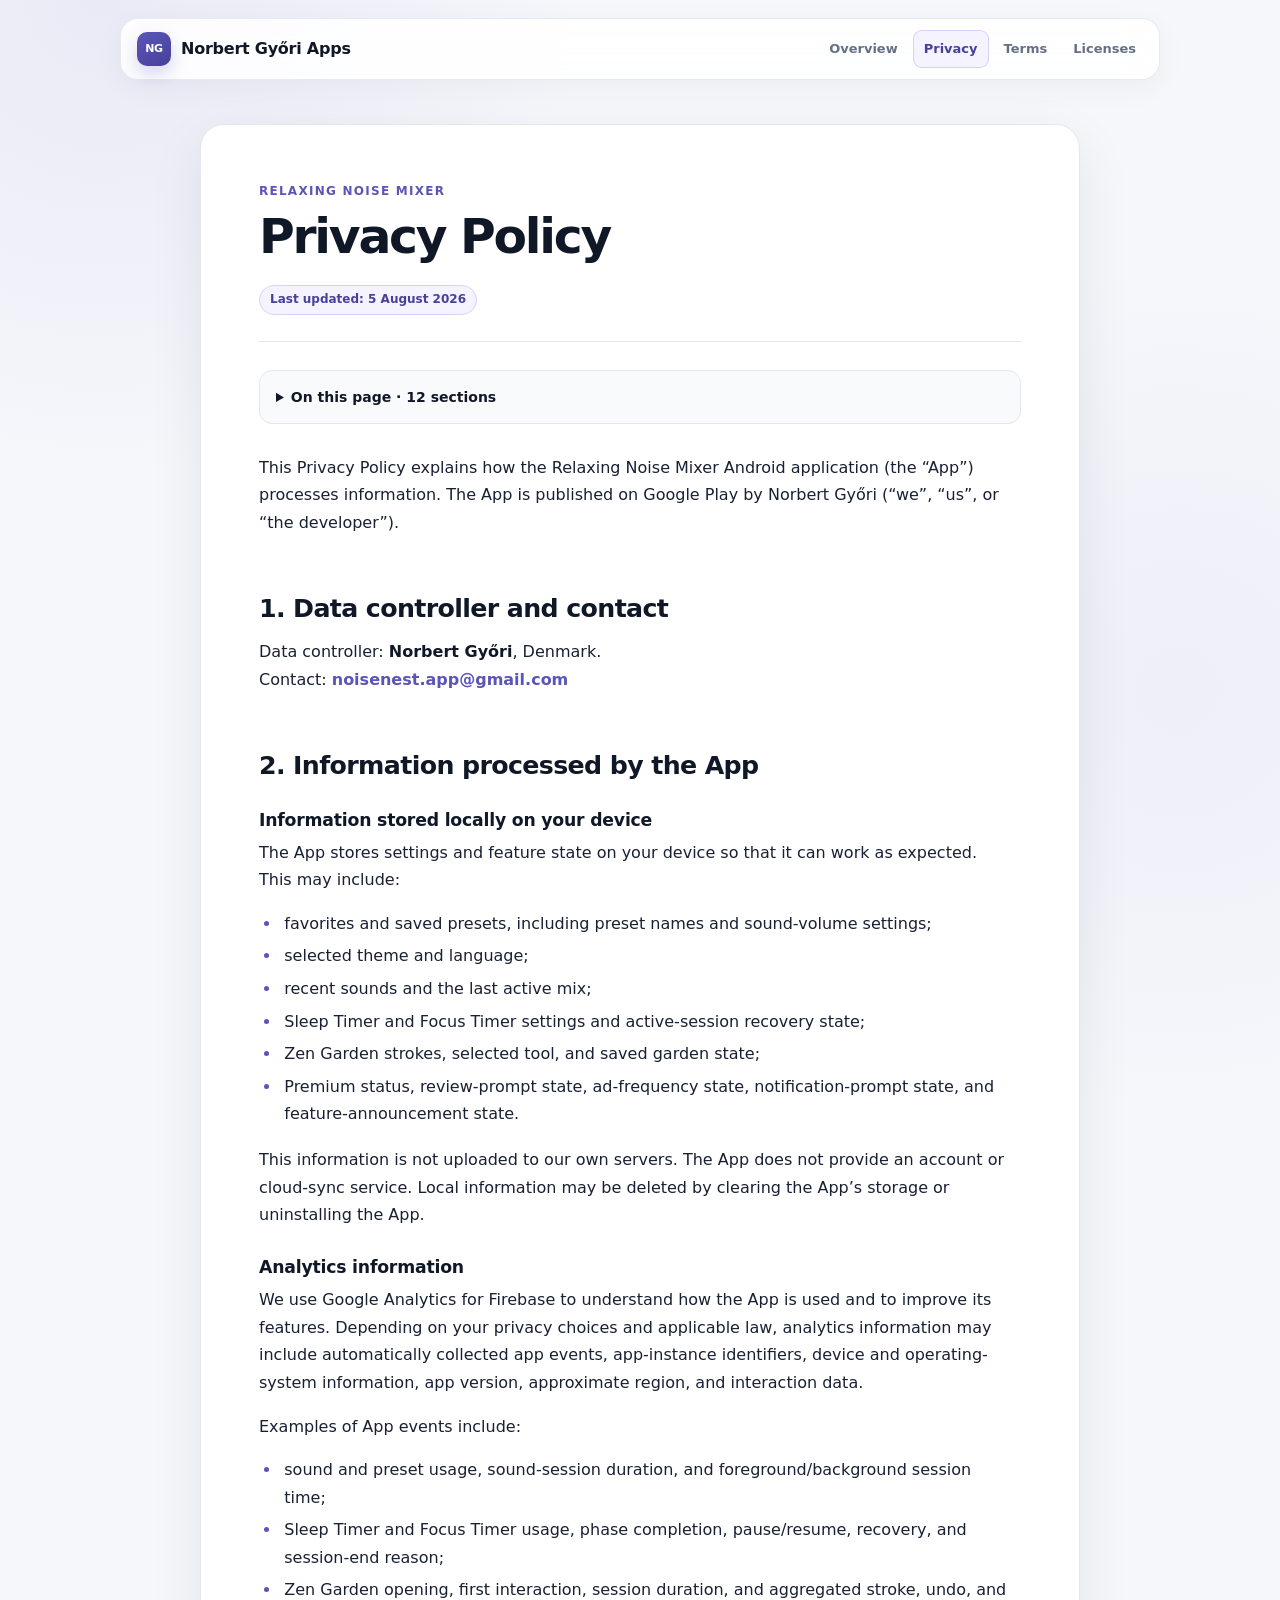
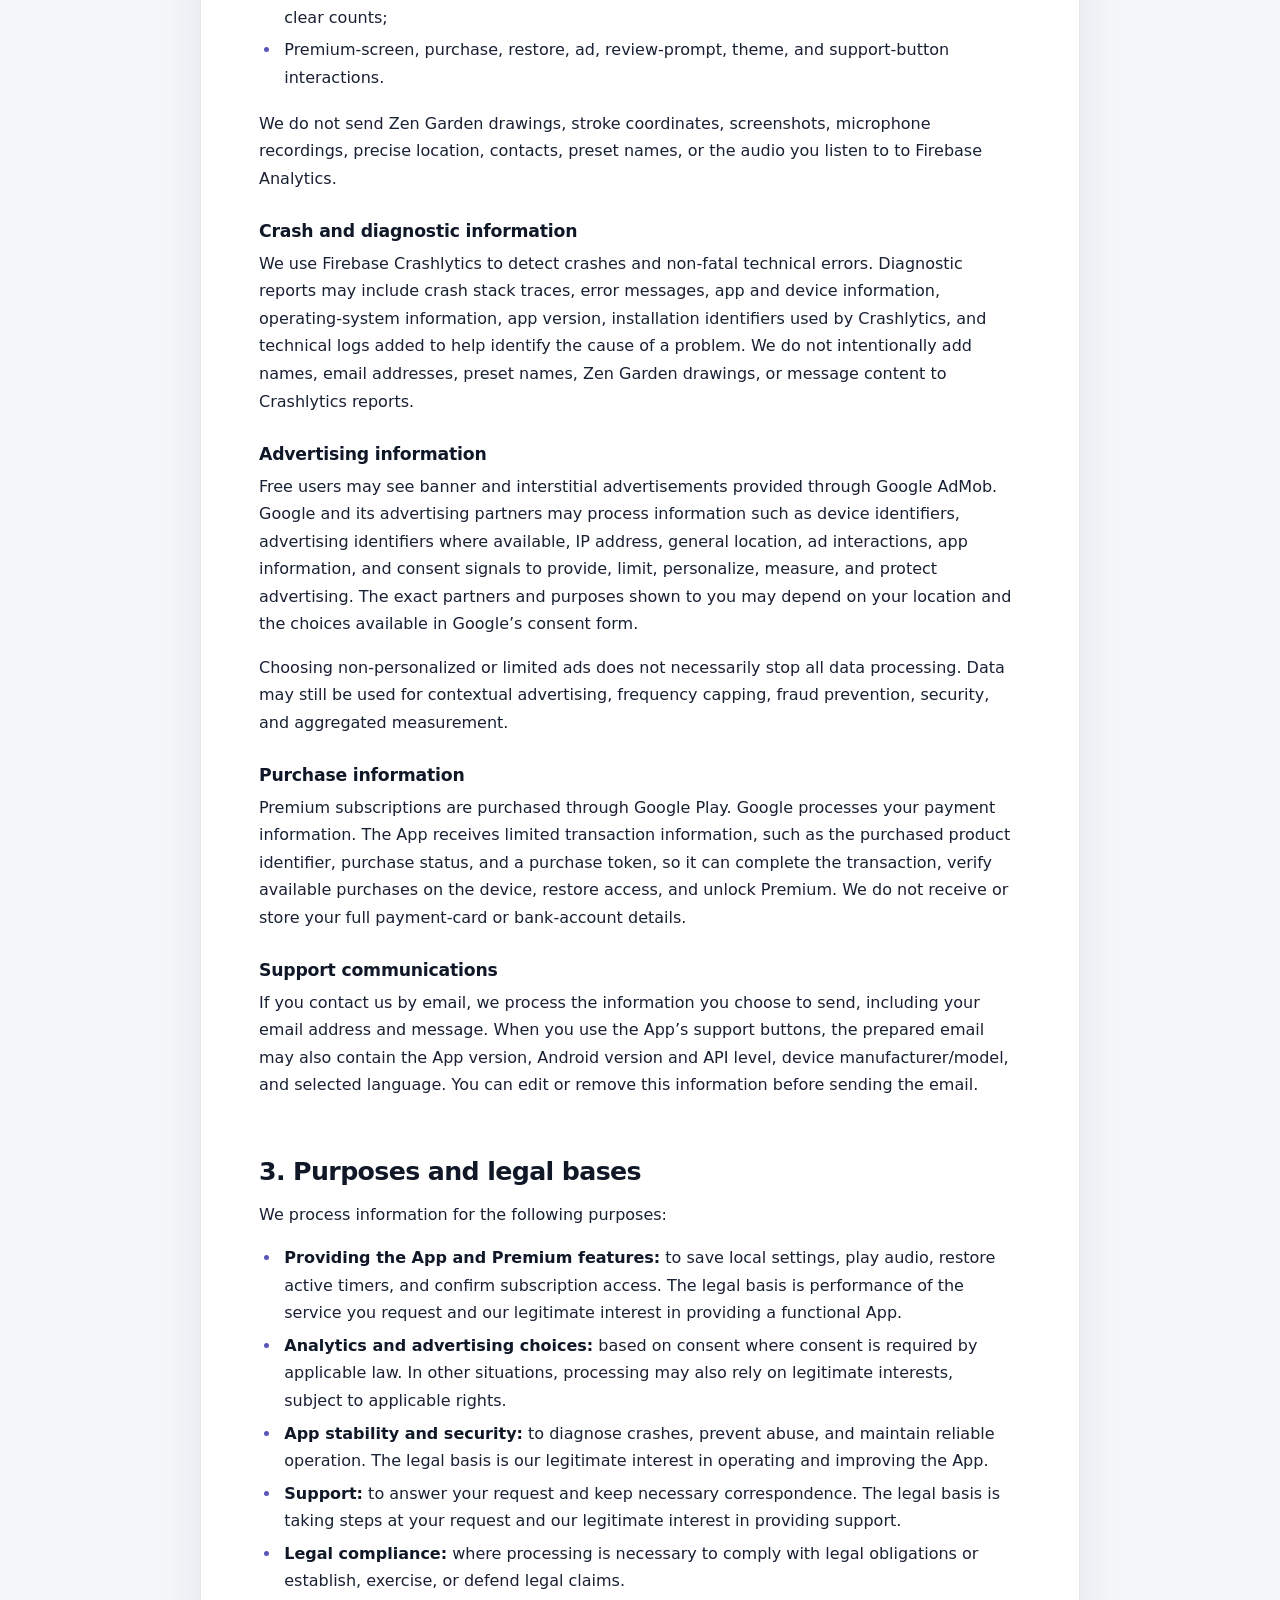
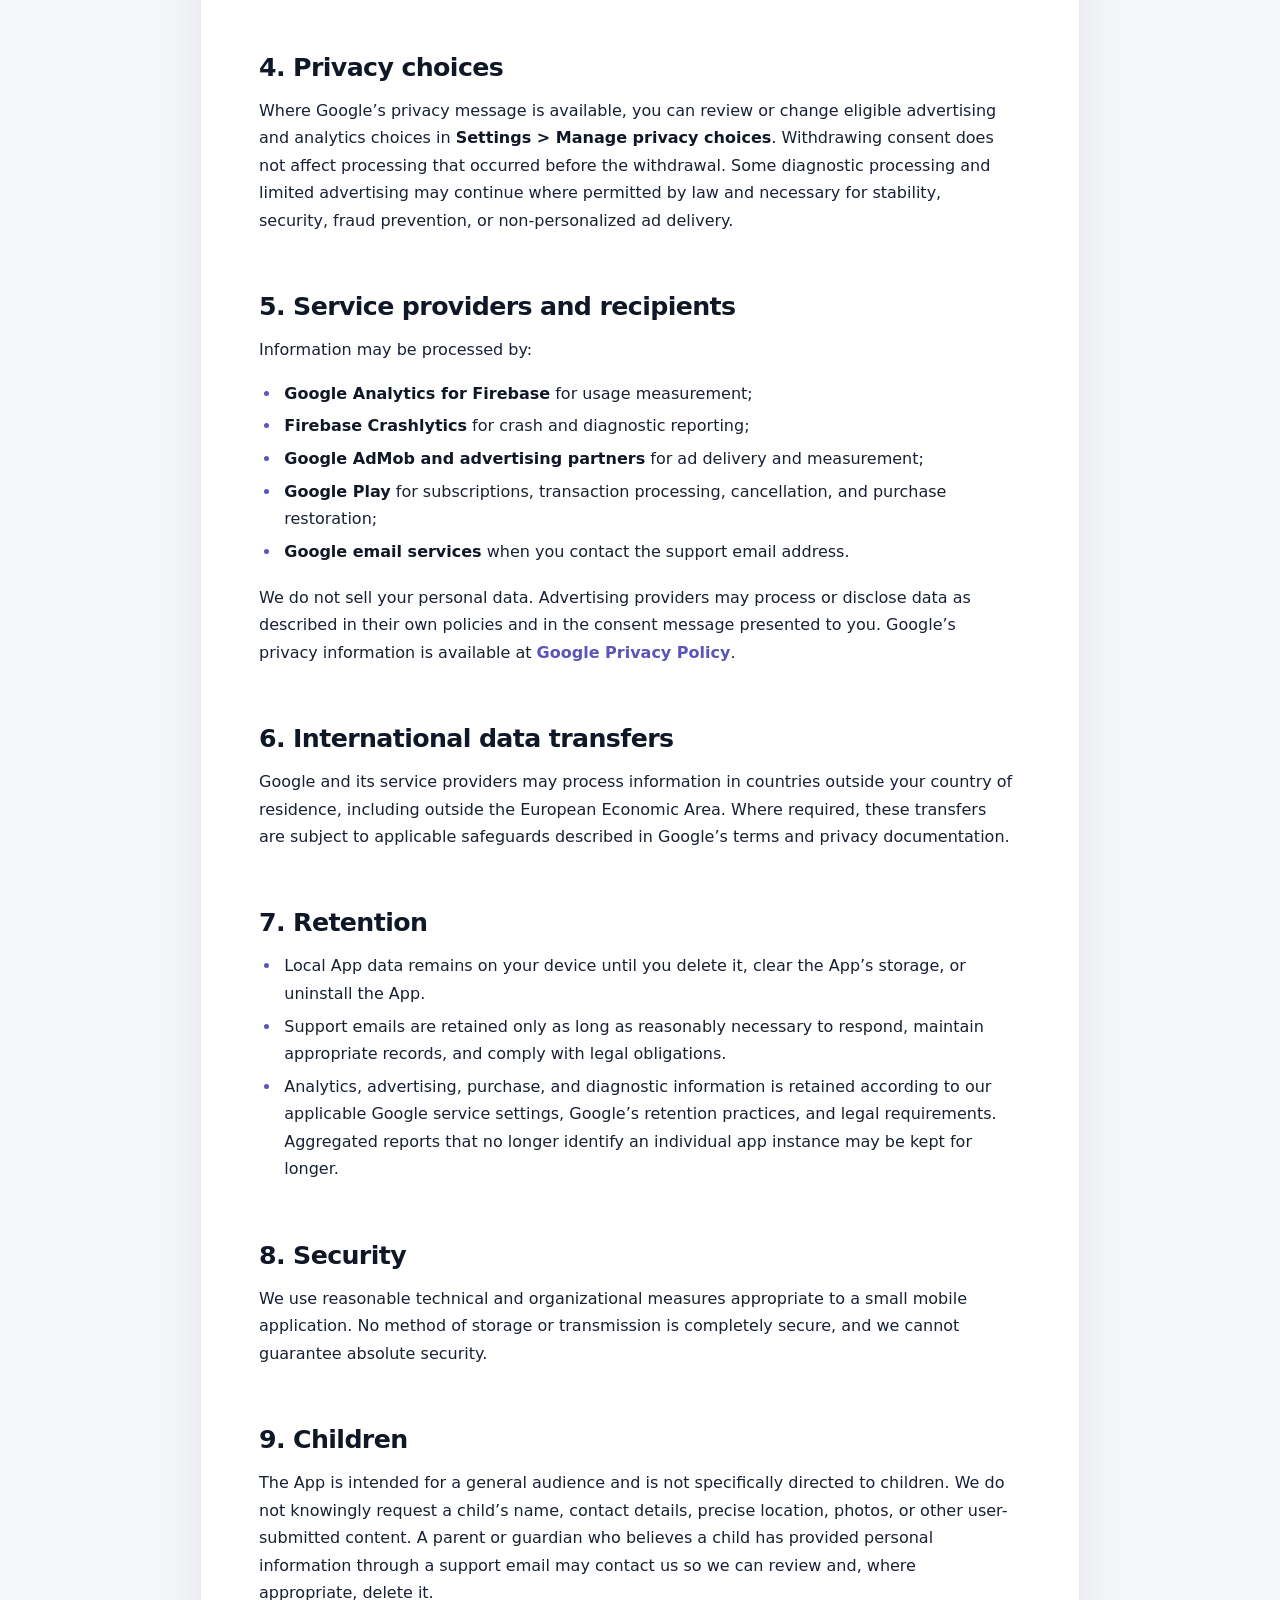
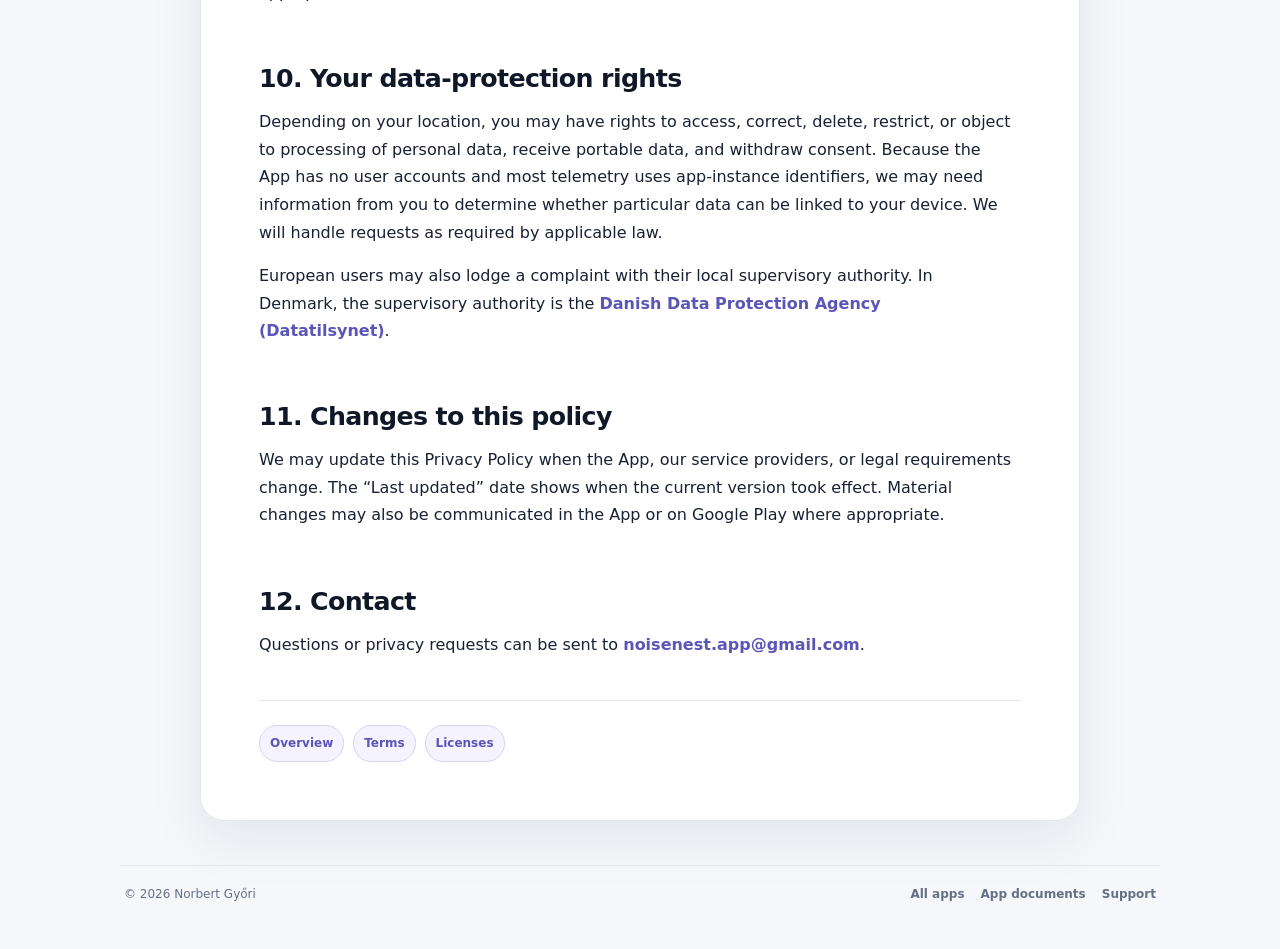
<file: noisenest-legal/privacy.html>
<!DOCTYPE html>

<html lang="en">
<head>
<meta charset="utf-8"/>
<meta content="width=device-width, initial-scale=1" name="viewport"/>
<meta content="light dark" name="color-scheme"/>
<meta content="#111827" name="theme-color"/>
<title>Privacy Policy — Relaxing Noise Mixer</title>
<meta content="Privacy Policy for the Relaxing Noise Mixer Android app." name="description"/>
<link href="../style.css" rel="stylesheet"/>
</head>
<body class="theme-noise"><div class="site-shell"><header class="site-header"><div class="header-inner"><a aria-label="Norbert Győri Apps home" class="brand" href="../index.html"><span aria-hidden="true" class="brand-mark">NG</span><span class="brand-name">Norbert Győri Apps</span></a><nav aria-label="Relaxing Noise Mixer legal documents" class="app-nav"><a href="index.html">Overview</a><a aria-current="page" href="privacy.html">Privacy</a><a href="terms.html">Terms</a><a href="licenses.html">Licenses</a></nav></div></header><main class="legal-main document-card"><header class="document-header"><p class="eyebrow">Relaxing Noise Mixer</p><h1>Privacy Policy</h1><p class="updated-badge">Last updated: 5 August 2026</p></header><details class="toc"><summary>On this page · 12 sections</summary><nav aria-label="On this page"><ul><li><a href="#data-controller-and-contact">1. Data controller and contact</a></li><li><a href="#information-processed-by-the-app">2. Information processed by the App</a></li><li><a href="#purposes-and-legal-bases">3. Purposes and legal bases</a></li><li><a href="#privacy-choices">4. Privacy choices</a></li><li><a href="#service-providers-and-recipients">5. Service providers and recipients</a></li><li><a href="#international-data-transfers">6. International data transfers</a></li><li><a href="#retention">7. Retention</a></li><li><a href="#security">8. Security</a></li><li><a href="#children">9. Children</a></li><li><a href="#your-data-protection-rights">10. Your data-protection rights</a></li><li><a href="#changes-to-this-policy">11. Changes to this policy</a></li><li><a href="#contact">12. Contact</a></li></ul></nav></details><p>
      This Privacy Policy explains how the Relaxing Noise Mixer Android application
      (the “App”) processes information. The App is published on Google Play by
      Norbert Győri (“we”, “us”, or “the developer”).
    </p><h2 id="data-controller-and-contact">1. Data controller and contact</h2><p>
      Data controller: <strong>Norbert Győri</strong>, Denmark.<br/>
      Contact: <a href="mailto:noisenest.app@gmail.com">noisenest.app@gmail.com</a>
</p><h2 id="information-processed-by-the-app">2. Information processed by the App</h2><h3>Information stored locally on your device</h3><p>
      The App stores settings and feature state on your device so that it can work as expected. This may include:
    </p><ul>
<li>favorites and saved presets, including preset names and sound-volume settings;</li>
<li>selected theme and language;</li>
<li>recent sounds and the last active mix;</li>
<li>Sleep Timer and Focus Timer settings and active-session recovery state;</li>
<li>Zen Garden strokes, selected tool, and saved garden state;</li>
<li>Premium status, review-prompt state, ad-frequency state, notification-prompt state, and feature-announcement state.</li>
</ul><p>
      This information is not uploaded to our own servers. The App does not provide an account or cloud-sync service.
      Local information may be deleted by clearing the App’s storage or uninstalling the App.
    </p><h3>Analytics information</h3><p>
      We use Google Analytics for Firebase to understand how the App is used and to improve its features. Depending on
      your privacy choices and applicable law, analytics information may include automatically collected app events,
      app-instance identifiers, device and operating-system information, app version, approximate region, and interaction data.
    </p><p>Examples of App events include:</p><ul>
<li>sound and preset usage, sound-session duration, and foreground/background session time;</li>
<li>Sleep Timer and Focus Timer usage, phase completion, pause/resume, recovery, and session-end reason;</li>
<li>Zen Garden opening, first interaction, session duration, and aggregated stroke, undo, and clear counts;</li>
<li>Premium-screen, purchase, restore, ad, review-prompt, theme, and support-button interactions.</li>
</ul><p>
      We do not send Zen Garden drawings, stroke coordinates, screenshots, microphone recordings, precise location,
      contacts, preset names, or the audio you listen to to Firebase Analytics.
    </p><h3>Crash and diagnostic information</h3><p>
      We use Firebase Crashlytics to detect crashes and non-fatal technical errors. Diagnostic reports may include crash
      stack traces, error messages, app and device information, operating-system information, app version, installation
      identifiers used by Crashlytics, and technical logs added to help identify the cause of a problem. We do not intentionally
      add names, email addresses, preset names, Zen Garden drawings, or message content to Crashlytics reports.
    </p><h3>Advertising information</h3><p>
      Free users may see banner and interstitial advertisements provided through Google AdMob. Google and its advertising
      partners may process information such as device identifiers, advertising identifiers where available, IP address,
      general location, ad interactions, app information, and consent signals to provide, limit, personalize, measure, and
      protect advertising. The exact partners and purposes shown to you may depend on your location and the choices available
      in Google’s consent form.
    </p><p>
      Choosing non-personalized or limited ads does not necessarily stop all data processing. Data may still be used for
      contextual advertising, frequency capping, fraud prevention, security, and aggregated measurement.
    </p><h3>Purchase information</h3><p>
      Premium subscriptions are purchased through Google Play. Google processes your payment information. The App receives
      limited transaction information, such as the purchased product identifier, purchase status, and a purchase token, so it
      can complete the transaction, verify available purchases on the device, restore access, and unlock Premium. We do not
      receive or store your full payment-card or bank-account details.
    </p><h3>Support communications</h3><p>
      If you contact us by email, we process the information you choose to send, including your email address and message.
      When you use the App’s support buttons, the prepared email may also contain the App version, Android version and API level,
      device manufacturer/model, and selected language. You can edit or remove this information before sending the email.
    </p><h2 id="purposes-and-legal-bases">3. Purposes and legal bases</h2><p>We process information for the following purposes:</p><ul>
<li><strong>Providing the App and Premium features:</strong> to save local settings, play audio, restore active timers, and confirm subscription access. The legal basis is performance of the service you request and our legitimate interest in providing a functional App.</li>
<li><strong>Analytics and advertising choices:</strong> based on consent where consent is required by applicable law. In other situations, processing may also rely on legitimate interests, subject to applicable rights.</li>
<li><strong>App stability and security:</strong> to diagnose crashes, prevent abuse, and maintain reliable operation. The legal basis is our legitimate interest in operating and improving the App.</li>
<li><strong>Support:</strong> to answer your request and keep necessary correspondence. The legal basis is taking steps at your request and our legitimate interest in providing support.</li>
<li><strong>Legal compliance:</strong> where processing is necessary to comply with legal obligations or establish, exercise, or defend legal claims.</li>
</ul><h2 id="privacy-choices">4. Privacy choices</h2><p>
      Where Google’s privacy message is available, you can review or change eligible advertising and analytics choices in
      <strong>Settings &gt; Manage privacy choices</strong>. Withdrawing consent does not affect processing that occurred before
      the withdrawal. Some diagnostic processing and limited advertising may continue where permitted by law and necessary for
      stability, security, fraud prevention, or non-personalized ad delivery.
    </p><h2 id="service-providers-and-recipients">5. Service providers and recipients</h2><p>Information may be processed by:</p><ul>
<li><strong>Google Analytics for Firebase</strong> for usage measurement;</li>
<li><strong>Firebase Crashlytics</strong> for crash and diagnostic reporting;</li>
<li><strong>Google AdMob and advertising partners</strong> for ad delivery and measurement;</li>
<li><strong>Google Play</strong> for subscriptions, transaction processing, cancellation, and purchase restoration;</li>
<li><strong>Google email services</strong> when you contact the support email address.</li>
</ul><p>
      We do not sell your personal data. Advertising providers may process or disclose data as described in their own policies
      and in the consent message presented to you. Google’s privacy information is available at
      <a href="https://policies.google.com/privacy" rel="noopener noreferrer" target="_blank">Google Privacy Policy</a>.
    </p><h2 id="international-data-transfers">6. International data transfers</h2><p>
      Google and its service providers may process information in countries outside your country of residence, including
      outside the European Economic Area. Where required, these transfers are subject to applicable safeguards described in
      Google’s terms and privacy documentation.
    </p><h2 id="retention">7. Retention</h2><ul>
<li>Local App data remains on your device until you delete it, clear the App’s storage, or uninstall the App.</li>
<li>Support emails are retained only as long as reasonably necessary to respond, maintain appropriate records, and comply with legal obligations.</li>
<li>Analytics, advertising, purchase, and diagnostic information is retained according to our applicable Google service settings, Google’s retention practices, and legal requirements. Aggregated reports that no longer identify an individual app instance may be kept for longer.</li>
</ul><h2 id="security">8. Security</h2><p>
      We use reasonable technical and organizational measures appropriate to a small mobile application. No method of storage
      or transmission is completely secure, and we cannot guarantee absolute security.
    </p><h2 id="children">9. Children</h2><p>
      The App is intended for a general audience and is not specifically directed to children. We do not knowingly request a
      child’s name, contact details, precise location, photos, or other user-submitted content. A parent or guardian who believes
      a child has provided personal information through a support email may contact us so we can review and, where appropriate,
      delete it.
    </p><h2 id="your-data-protection-rights">10. Your data-protection rights</h2><p>
      Depending on your location, you may have rights to access, correct, delete, restrict, or object to processing of personal
      data, receive portable data, and withdraw consent. Because the App has no user accounts and most telemetry uses app-instance
      identifiers, we may need information from you to determine whether particular data can be linked to your device. We will
      handle requests as required by applicable law.
    </p><p>
      European users may also lodge a complaint with their local supervisory authority. In Denmark, the supervisory authority is
      the <a href="https://www.datatilsynet.dk/english" rel="noopener noreferrer" target="_blank">Danish Data Protection Agency (Datatilsynet)</a>.
    </p><h2 id="changes-to-this-policy">11. Changes to this policy</h2><p>
      We may update this Privacy Policy when the App, our service providers, or legal requirements change. The “Last updated” date
      shows when the current version took effect. Material changes may also be communicated in the App or on Google Play where appropriate.
    </p><h2 id="contact">12. Contact</h2><p>
      Questions or privacy requests can be sent to
      <a href="mailto:noisenest.app@gmail.com">noisenest.app@gmail.com</a>.
    </p><nav aria-label="Other legal documents" class="document-footer-nav"><a href="index.html">Overview</a><a href="terms.html">Terms</a><a href="licenses.html">Licenses</a></nav></main><footer class="site-footer"><div class="footer-inner"><p>© 2026 Norbert Győri</p><div class="footer-links"><a href="../index.html">All apps</a><a href="index.html">App documents</a><a href="mailto:noisenest.app@gmail.com">Support</a></div></div></footer></div></body>
</html>
</file>
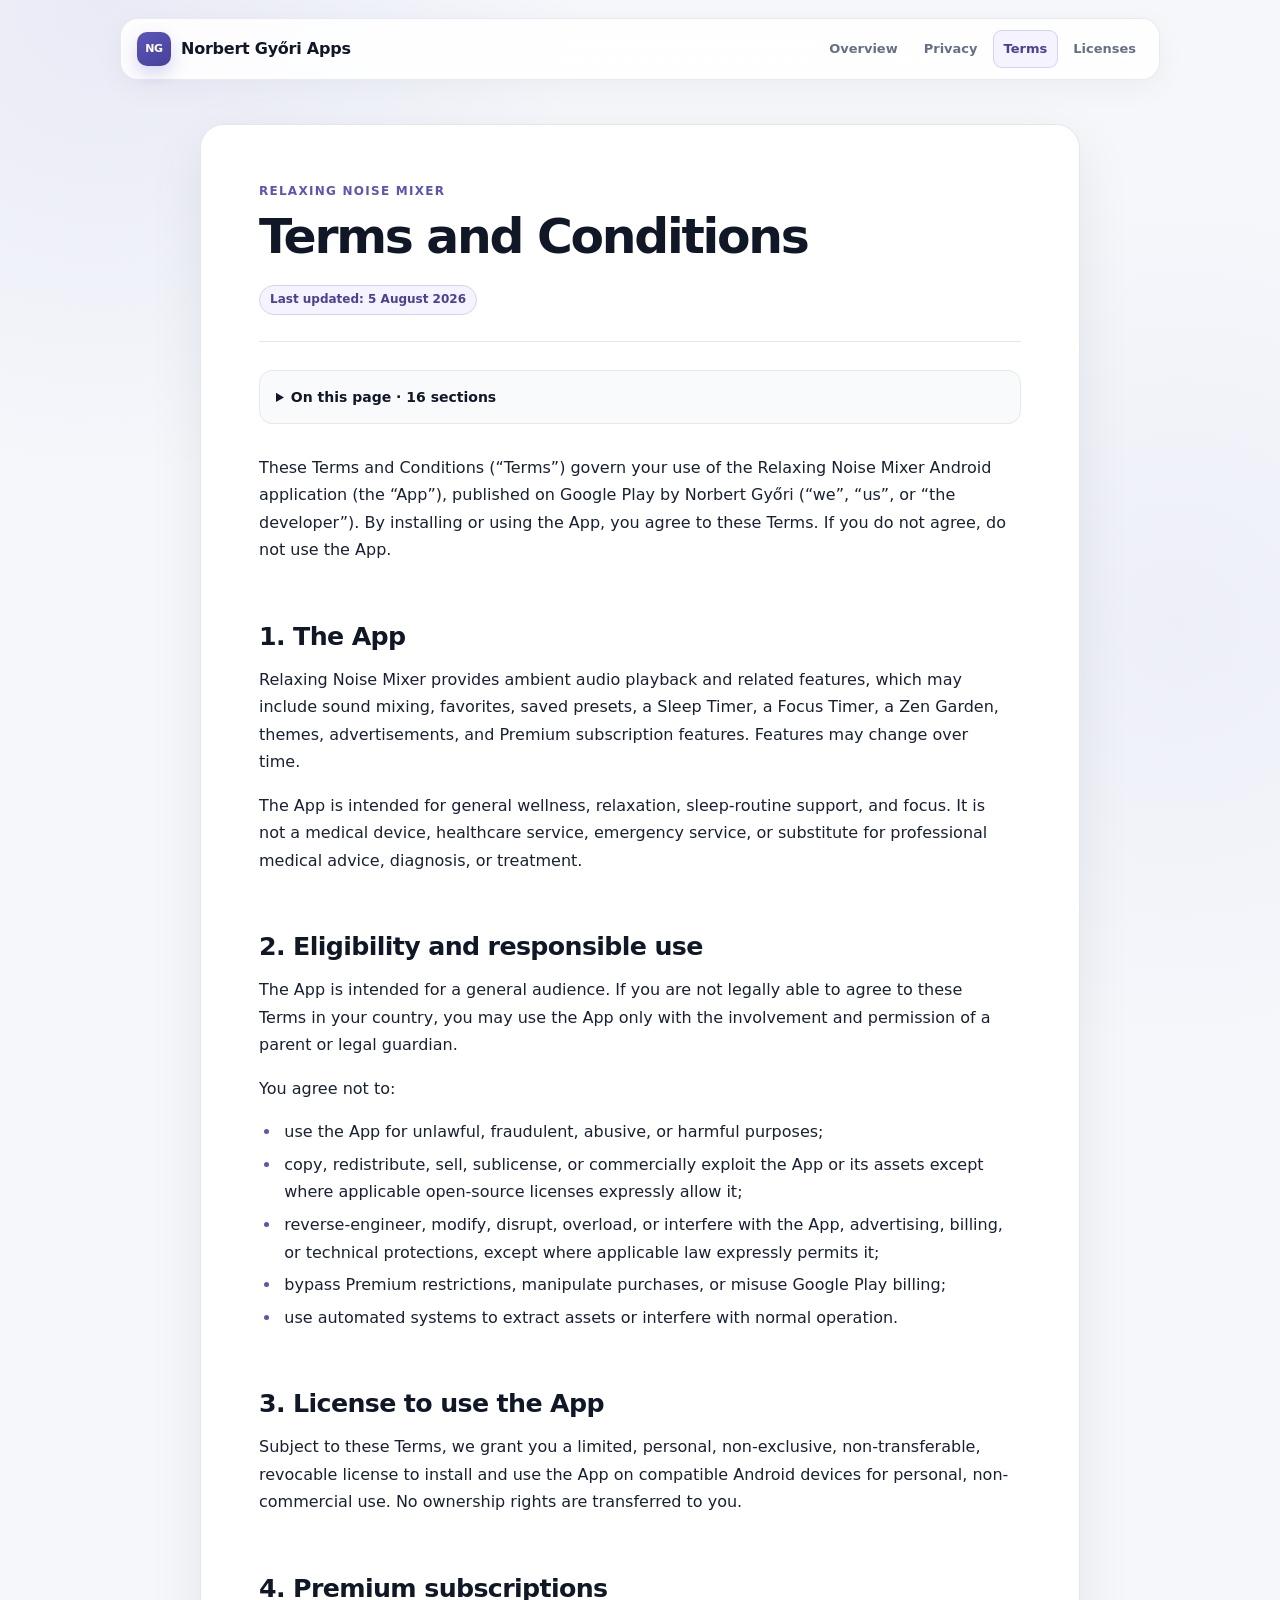
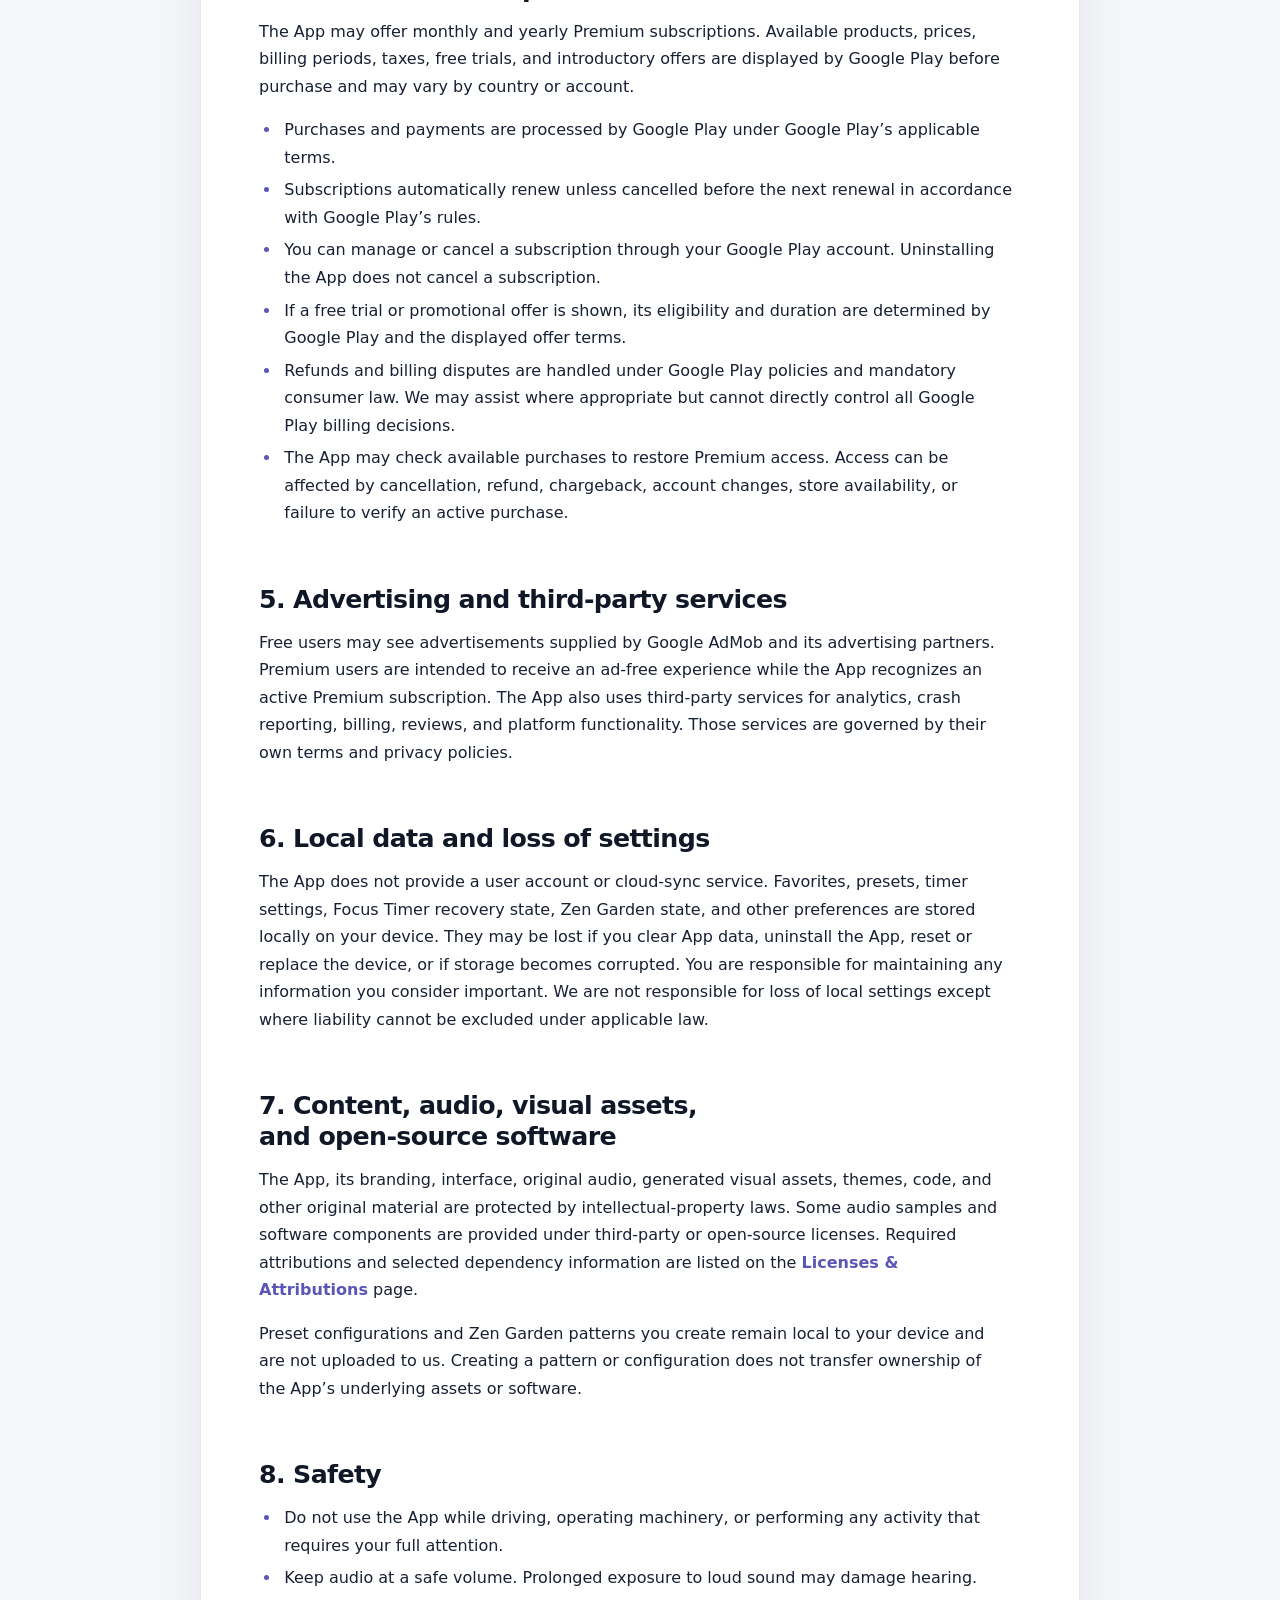
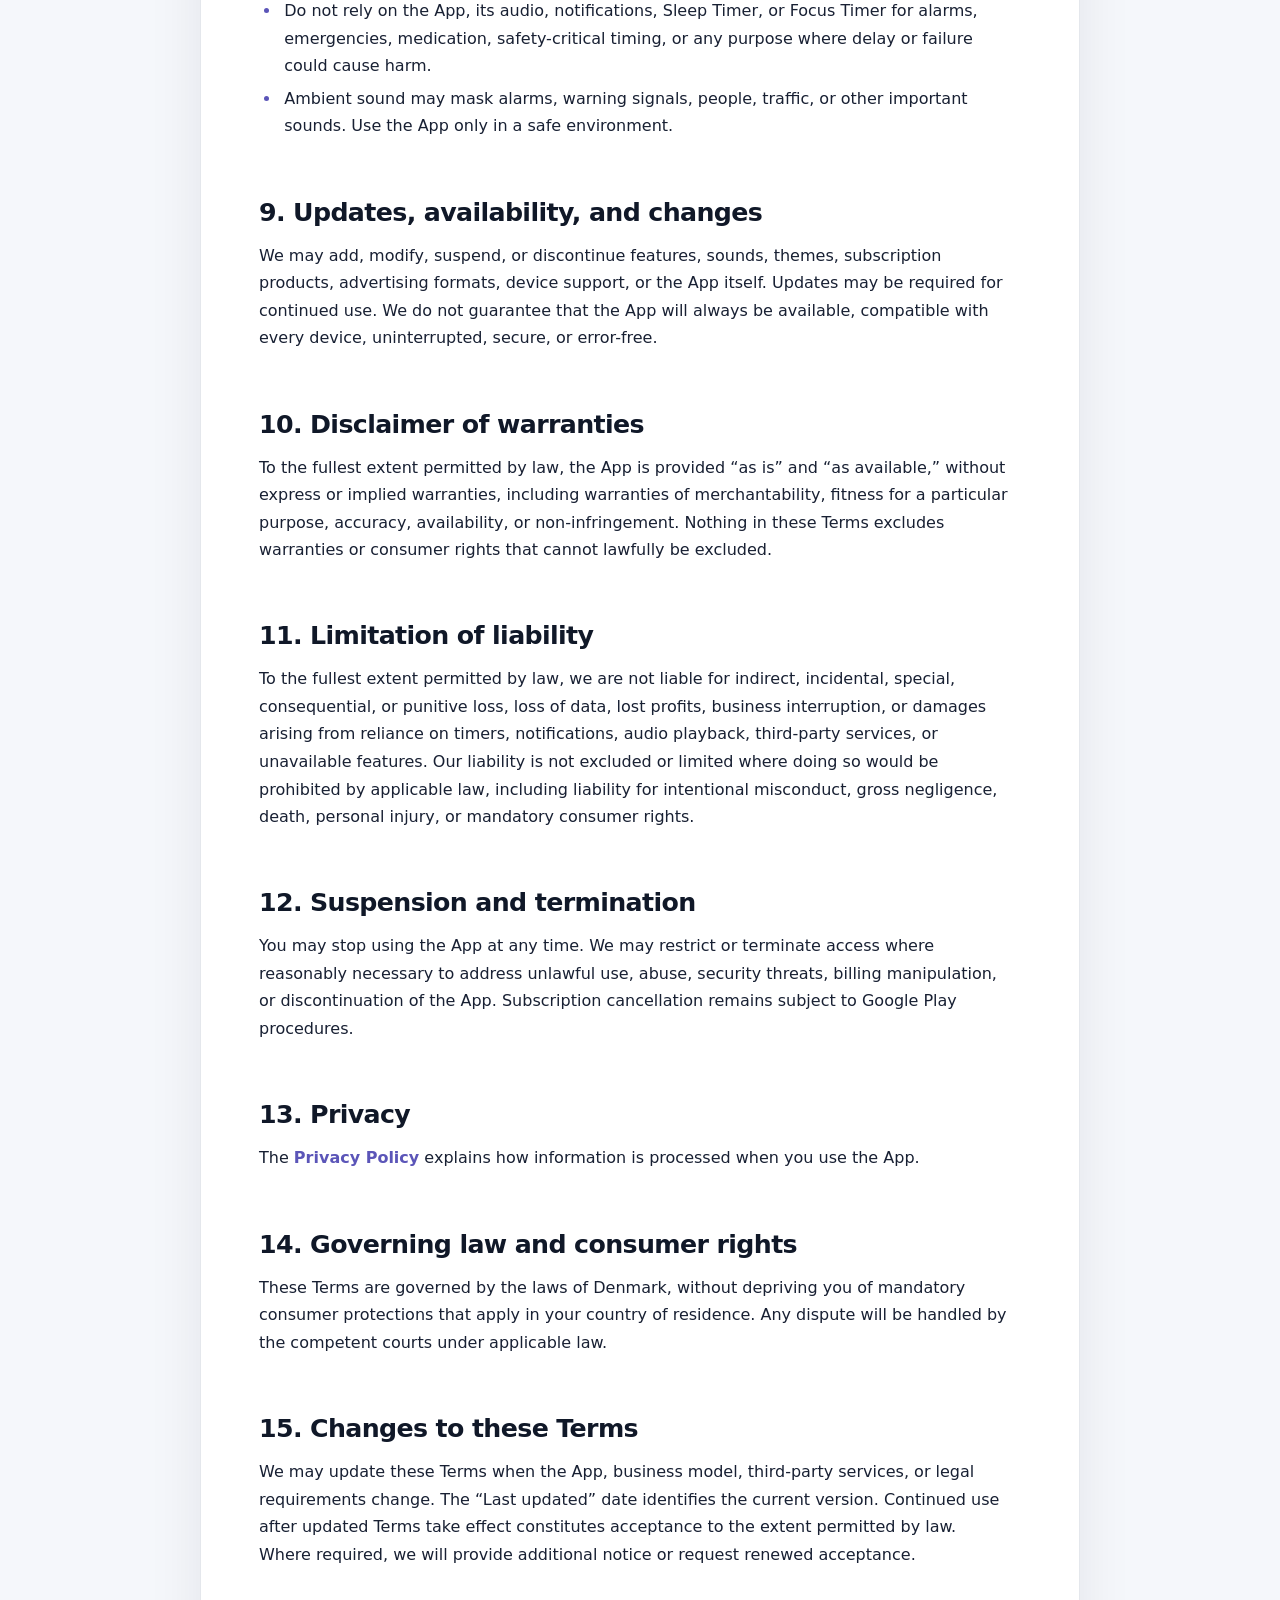
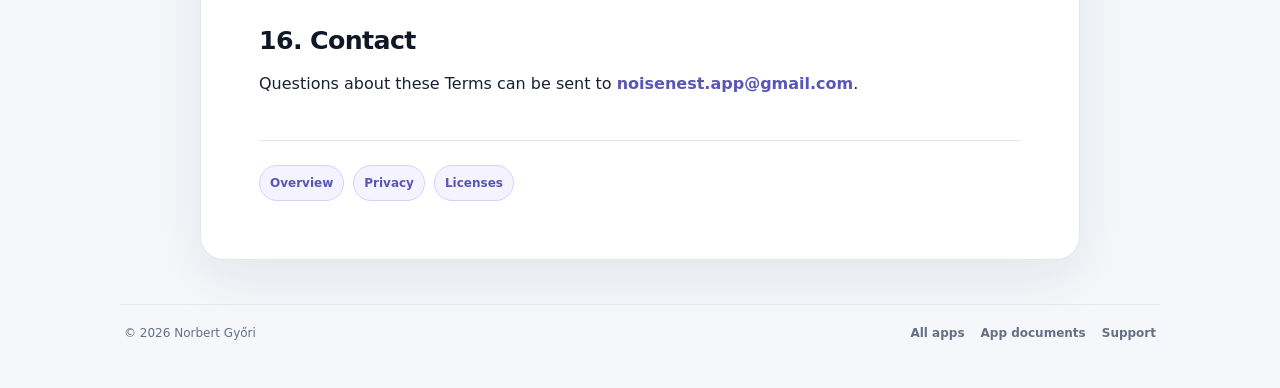
<file: noisenest-legal/terms.html>
<!DOCTYPE html>

<html lang="en">
<head>
<meta charset="utf-8"/>
<meta content="width=device-width, initial-scale=1" name="viewport"/>
<meta content="light dark" name="color-scheme"/>
<meta content="#111827" name="theme-color"/>
<title>Terms and Conditions — Relaxing Noise Mixer</title>
<meta content="Terms and Conditions for the Relaxing Noise Mixer Android app." name="description"/>
<link href="../style.css" rel="stylesheet"/>
</head>
<body class="theme-noise"><div class="site-shell"><header class="site-header"><div class="header-inner"><a aria-label="Norbert Győri Apps home" class="brand" href="../index.html"><span aria-hidden="true" class="brand-mark">NG</span><span class="brand-name">Norbert Győri Apps</span></a><nav aria-label="Relaxing Noise Mixer legal documents" class="app-nav"><a href="index.html">Overview</a><a href="privacy.html">Privacy</a><a aria-current="page" href="terms.html">Terms</a><a href="licenses.html">Licenses</a></nav></div></header><main class="legal-main document-card"><header class="document-header"><p class="eyebrow">Relaxing Noise Mixer</p><h1>Terms and Conditions</h1><p class="updated-badge">Last updated: 5 August 2026</p></header><details class="toc"><summary>On this page · 16 sections</summary><nav aria-label="On this page"><ul><li><a href="#the-app">1. The App</a></li><li><a href="#eligibility-and-responsible-use">2. Eligibility and responsible use</a></li><li><a href="#license-to-use-the-app">3. License to use the App</a></li><li><a href="#premium-subscriptions">4. Premium subscriptions</a></li><li><a href="#advertising-and-third-party-services">5. Advertising and third-party services</a></li><li><a href="#local-data-and-loss-of-settings">6. Local data and loss of settings</a></li><li><a href="#content-audio-visual-assets-and-open-source-software">7. Content, audio, visual assets, and open-source software</a></li><li><a href="#safety">8. Safety</a></li><li><a href="#updates-availability-and-changes">9. Updates, availability, and changes</a></li><li><a href="#disclaimer-of-warranties">10. Disclaimer of warranties</a></li><li><a href="#limitation-of-liability">11. Limitation of liability</a></li><li><a href="#suspension-and-termination">12. Suspension and termination</a></li><li><a href="#privacy">13. Privacy</a></li><li><a href="#governing-law-and-consumer-rights">14. Governing law and consumer rights</a></li><li><a href="#changes-to-these-terms">15. Changes to these Terms</a></li><li><a href="#contact">16. Contact</a></li></ul></nav></details><p>
      These Terms and Conditions (“Terms”) govern your use of the Relaxing Noise Mixer Android application (the “App”),
      published on Google Play by Norbert Győri (“we”, “us”, or “the developer”). By installing or using the App, you agree
      to these Terms. If you do not agree, do not use the App.
    </p><h2 id="the-app">1. The App</h2><p>
      Relaxing Noise Mixer provides ambient audio playback and related features, which may include sound mixing, favorites,
      saved presets, a Sleep Timer, a Focus Timer, a Zen Garden, themes, advertisements, and Premium subscription features.
      Features may change over time.
    </p><p>
      The App is intended for general wellness, relaxation, sleep-routine support, and focus. It is not a medical device,
      healthcare service, emergency service, or substitute for professional medical advice, diagnosis, or treatment.
    </p><h2 id="eligibility-and-responsible-use">2. Eligibility and responsible use</h2><p>
      The App is intended for a general audience. If you are not legally able to agree to these Terms in your country, you may
      use the App only with the involvement and permission of a parent or legal guardian.
    </p><p>You agree not to:</p><ul>
<li>use the App for unlawful, fraudulent, abusive, or harmful purposes;</li>
<li>copy, redistribute, sell, sublicense, or commercially exploit the App or its assets except where applicable open-source licenses expressly allow it;</li>
<li>reverse-engineer, modify, disrupt, overload, or interfere with the App, advertising, billing, or technical protections, except where applicable law expressly permits it;</li>
<li>bypass Premium restrictions, manipulate purchases, or misuse Google Play billing;</li>
<li>use automated systems to extract assets or interfere with normal operation.</li>
</ul><h2 id="license-to-use-the-app">3. License to use the App</h2><p>
      Subject to these Terms, we grant you a limited, personal, non-exclusive, non-transferable, revocable license to install
      and use the App on compatible Android devices for personal, non-commercial use. No ownership rights are transferred to you.
    </p><h2 id="premium-subscriptions">4. Premium subscriptions</h2><p>
      The App may offer monthly and yearly Premium subscriptions. Available products, prices, billing periods, taxes, free trials,
      and introductory offers are displayed by Google Play before purchase and may vary by country or account.
    </p><ul>
<li>Purchases and payments are processed by Google Play under Google Play’s applicable terms.</li>
<li>Subscriptions automatically renew unless cancelled before the next renewal in accordance with Google Play’s rules.</li>
<li>You can manage or cancel a subscription through your Google Play account. Uninstalling the App does not cancel a subscription.</li>
<li>If a free trial or promotional offer is shown, its eligibility and duration are determined by Google Play and the displayed offer terms.</li>
<li>Refunds and billing disputes are handled under Google Play policies and mandatory consumer law. We may assist where appropriate but cannot directly control all Google Play billing decisions.</li>
<li>The App may check available purchases to restore Premium access. Access can be affected by cancellation, refund, chargeback, account changes, store availability, or failure to verify an active purchase.</li>
</ul><h2 id="advertising-and-third-party-services">5. Advertising and third-party services</h2><p>
      Free users may see advertisements supplied by Google AdMob and its advertising partners. Premium users are intended to
      receive an ad-free experience while the App recognizes an active Premium subscription. The App also uses third-party
      services for analytics, crash reporting, billing, reviews, and platform functionality. Those services are governed by
      their own terms and privacy policies.
    </p><h2 id="local-data-and-loss-of-settings">6. Local data and loss of settings</h2><p>
      The App does not provide a user account or cloud-sync service. Favorites, presets, timer settings, Focus Timer recovery
      state, Zen Garden state, and other preferences are stored locally on your device. They may be lost if you clear App data,
      uninstall the App, reset or replace the device, or if storage becomes corrupted. You are responsible for maintaining any
      information you consider important. We are not responsible for loss of local settings except where liability cannot be
      excluded under applicable law.
    </p><h2 id="content-audio-visual-assets-and-open-source-software">7. Content, audio, visual assets, and open-source software</h2><p>
      The App, its branding, interface, original audio, generated visual assets, themes, code, and other original material are
      protected by intellectual-property laws. Some audio samples and software components are provided under third-party or
      open-source licenses. Required attributions and selected dependency information are listed on the
      <a href="licenses.html">Licenses &amp; Attributions</a> page.
    </p><p>
      Preset configurations and Zen Garden patterns you create remain local to your device and are not uploaded to us. Creating
      a pattern or configuration does not transfer ownership of the App’s underlying assets or software.
    </p><h2 id="safety">8. Safety</h2><ul>
<li>Do not use the App while driving, operating machinery, or performing any activity that requires your full attention.</li>
<li>Keep audio at a safe volume. Prolonged exposure to loud sound may damage hearing.</li>
<li>Do not rely on the App, its audio, notifications, Sleep Timer, or Focus Timer for alarms, emergencies, medication, safety-critical timing, or any purpose where delay or failure could cause harm.</li>
<li>Ambient sound may mask alarms, warning signals, people, traffic, or other important sounds. Use the App only in a safe environment.</li>
</ul><h2 id="updates-availability-and-changes">9. Updates, availability, and changes</h2><p>
      We may add, modify, suspend, or discontinue features, sounds, themes, subscription products, advertising formats, device
      support, or the App itself. Updates may be required for continued use. We do not guarantee that the App will always be
      available, compatible with every device, uninterrupted, secure, or error-free.
    </p><h2 id="disclaimer-of-warranties">10. Disclaimer of warranties</h2><p>
      To the fullest extent permitted by law, the App is provided “as is” and “as available,” without express or implied warranties,
      including warranties of merchantability, fitness for a particular purpose, accuracy, availability, or non-infringement.
      Nothing in these Terms excludes warranties or consumer rights that cannot lawfully be excluded.
    </p><h2 id="limitation-of-liability">11. Limitation of liability</h2><p>
      To the fullest extent permitted by law, we are not liable for indirect, incidental, special, consequential, or punitive loss,
      loss of data, lost profits, business interruption, or damages arising from reliance on timers, notifications, audio playback,
      third-party services, or unavailable features. Our liability is not excluded or limited where doing so would be prohibited by
      applicable law, including liability for intentional misconduct, gross negligence, death, personal injury, or mandatory consumer rights.
    </p><h2 id="suspension-and-termination">12. Suspension and termination</h2><p>
      You may stop using the App at any time. We may restrict or terminate access where reasonably necessary to address unlawful
      use, abuse, security threats, billing manipulation, or discontinuation of the App. Subscription cancellation remains subject
      to Google Play procedures.
    </p><h2 id="privacy">13. Privacy</h2><p>
      The <a href="privacy.html">Privacy Policy</a> explains how information is processed when you use the App.
    </p><h2 id="governing-law-and-consumer-rights">14. Governing law and consumer rights</h2><p>
      These Terms are governed by the laws of Denmark, without depriving you of mandatory consumer protections that apply in your
      country of residence. Any dispute will be handled by the competent courts under applicable law.
    </p><h2 id="changes-to-these-terms">15. Changes to these Terms</h2><p>
      We may update these Terms when the App, business model, third-party services, or legal requirements change. The “Last updated”
      date identifies the current version. Continued use after updated Terms take effect constitutes acceptance to the extent permitted
      by law. Where required, we will provide additional notice or request renewed acceptance.
    </p><h2 id="contact">16. Contact</h2><p>
      Questions about these Terms can be sent to
      <a href="mailto:noisenest.app@gmail.com">noisenest.app@gmail.com</a>.
    </p><nav aria-label="Other legal documents" class="document-footer-nav"><a href="index.html">Overview</a><a href="privacy.html">Privacy</a><a href="licenses.html">Licenses</a></nav></main><footer class="site-footer"><div class="footer-inner"><p>© 2026 Norbert Győri</p><div class="footer-links"><a href="../index.html">All apps</a><a href="index.html">App documents</a><a href="mailto:noisenest.app@gmail.com">Support</a></div></div></footer></div></body>
</html>
</file>
<file: style.css>
:root {
  color-scheme: light dark;
  --page-bg: #f5f7fb;
  --surface: #ffffff;
  --surface-muted: #f8fafc;
  --text: #182033;
  --text-muted: #667085;
  --heading: #101828;
  --border: #e4e7ec;
  --border-strong: #d0d5dd;
  --shadow: 0 18px 55px rgba(16, 24, 40, 0.08);
  --shadow-soft: 0 8px 24px rgba(16, 24, 40, 0.06);
  --accent: #475467;
  --accent-strong: #344054;
  --accent-soft: #f2f4f7;
  --accent-border: #d0d5dd;
  --focus-ring: rgba(37, 99, 235, 0.32);
  --radius-xl: 24px;
  --radius-lg: 18px;
  --radius-md: 13px;
  --content-width: 960px;
  font-family: Inter, ui-sans-serif, system-ui, -apple-system, BlinkMacSystemFont,
    "Segoe UI", sans-serif;
}

.theme-cat {
  --accent: #c2412d;
  --accent-strong: #9e3525;
  --accent-soft: #fff4ef;
  --accent-border: #f2c7b8;
}

.theme-noise {
  --accent: #5b55b8;
  --accent-strong: #47419a;
  --accent-soft: #f4f3ff;
  --accent-border: #d5d2f7;
}

* {
  box-sizing: border-box;
}

html {
  scroll-behavior: smooth;
}

body {
  min-width: 320px;
  margin: 0;
  background:
    radial-gradient(circle at 8% 0%, color-mix(in srgb, var(--accent) 8%, transparent), transparent 30rem),
    radial-gradient(circle at 92% 12%, color-mix(in srgb, var(--accent) 5%, transparent), transparent 27rem),
    var(--page-bg);
  color: var(--text);
  font-size: 16px;
  line-height: 1.72;
  -webkit-font-smoothing: antialiased;
  text-rendering: optimizeLegibility;
}

.site-shell {
  min-height: 100vh;
  display: flex;
  flex-direction: column;
}

.site-header {
  padding: 18px 24px 0;
}

.header-inner,
.footer-inner {
  width: min(100%, calc(var(--content-width) + 80px));
  margin: 0 auto;
}

.header-inner {
  min-height: 62px;
  padding: 10px 12px 10px 16px;
  display: flex;
  align-items: center;
  justify-content: space-between;
  gap: 18px;
  border: 1px solid color-mix(in srgb, var(--border) 88%, transparent);
  border-radius: 18px;
  background: color-mix(in srgb, var(--surface) 88%, transparent);
  box-shadow: 0 8px 30px rgba(16, 24, 40, 0.045);
  backdrop-filter: blur(16px);
  -webkit-backdrop-filter: blur(16px);
}

.brand {
  display: inline-flex;
  align-items: center;
  gap: 10px;
  color: var(--heading);
  font-weight: 720;
  letter-spacing: -0.015em;
  white-space: nowrap;
}

.brand:hover {
  text-decoration: none;
}

.brand-mark,
.app-icon {
  display: inline-grid;
  place-items: center;
  flex: 0 0 auto;
  background: linear-gradient(145deg, var(--accent), var(--accent-strong));
  color: #fff;
  box-shadow: 0 8px 18px color-mix(in srgb, var(--accent) 23%, transparent);
  font-weight: 800;
  letter-spacing: -0.03em;
}

.brand-mark {
  width: 34px;
  height: 34px;
  border-radius: 10px;
  font-size: 11px;
}

.header-label {
  color: var(--text-muted);
  font-size: 13px;
  font-weight: 600;
}

.app-nav {
  display: flex;
  align-items: center;
  gap: 4px;
  overflow-x: auto;
  scrollbar-width: none;
}

.app-nav::-webkit-scrollbar {
  display: none;
}

.app-nav a {
  padding: 8px 11px;
  border-radius: 9px;
  color: var(--text-muted);
  font-size: 13px;
  font-weight: 650;
  white-space: nowrap;
}

.app-nav a:hover,
.app-nav a:focus-visible {
  color: var(--accent-strong);
  background: var(--accent-soft);
  text-decoration: none;
}

.app-nav a[aria-current="page"] {
  color: var(--accent-strong);
  background: var(--accent-soft);
  box-shadow: inset 0 0 0 1px var(--accent-border);
}

main {
  width: min(calc(100% - 32px), var(--content-width));
  margin: 44px auto;
  flex: 1;
}

.landing-main,
.app-overview {
  display: grid;
  gap: 30px;
}

.landing-hero,
.app-hero {
  padding: 48px 50px;
  overflow: hidden;
  position: relative;
  border: 1px solid var(--border);
  border-radius: var(--radius-xl);
  background:
    linear-gradient(135deg, color-mix(in srgb, var(--accent-soft) 52%, var(--surface)), var(--surface) 66%);
  box-shadow: var(--shadow);
}

.landing-hero::after,
.app-hero::after {
  content: "";
  position: absolute;
  width: 220px;
  height: 220px;
  right: -86px;
  top: -104px;
  border-radius: 50%;
  background: color-mix(in srgb, var(--accent) 9%, transparent);
  box-shadow: 0 0 0 36px color-mix(in srgb, var(--accent) 4%, transparent);
  pointer-events: none;
}

.eyebrow,
.app-type,
.document-kicker {
  margin: 0 0 8px;
  color: var(--accent);
  font-size: 12px;
  font-weight: 800;
  letter-spacing: 0.105em;
  line-height: 1.35;
  text-transform: uppercase;
}

h1,
h2,
h3 {
  color: var(--heading);
  line-height: 1.23;
  text-wrap: balance;
}

h1 {
  margin: 0;
  font-size: clamp(2rem, 5vw, 3.35rem);
  font-weight: 790;
  letter-spacing: -0.046em;
}

h2 {
  margin: 2.25em 0 0.55em;
  font-size: clamp(1.25rem, 2.4vw, 1.58rem);
  font-weight: 760;
  letter-spacing: -0.025em;
  scroll-margin-top: 24px;
}

h3 {
  margin: 1.65em 0 0.45em;
  font-size: 1.08rem;
  font-weight: 750;
  letter-spacing: -0.012em;
}

.lead {
  max-width: 720px;
  margin: 16px 0 0;
  color: var(--text-muted);
  font-size: clamp(1.03rem, 2vw, 1.18rem);
  line-height: 1.65;
}

p {
  margin: 0 0 1em;
}

ul,
ol {
  margin: 0 0 1.15em;
  padding-left: 1.4em;
}

li {
  padding-left: 0.18em;
  margin: 0.32em 0;
}

li::marker {
  color: var(--accent);
}

a {
  color: var(--accent);
  font-weight: 600;
  text-decoration: none;
  text-underline-offset: 0.18em;
}

a:hover {
  text-decoration: underline;
}

a:focus-visible,
summary:focus-visible {
  outline: 3px solid var(--focus-ring);
  outline-offset: 3px;
  border-radius: 5px;
}

.app-grid,
.document-grid {
  display: grid;
  grid-template-columns: repeat(2, minmax(0, 1fr));
  gap: 22px;
}

.app-card,
.document-link-card {
  position: relative;
  padding: 28px;
  border: 1px solid var(--border);
  border-radius: var(--radius-lg);
  background: var(--surface);
  box-shadow: var(--shadow-soft);
}

.app-card {
  display: flex;
  flex-direction: column;
  min-height: 330px;
  overflow: hidden;
}

.app-card::before {
  content: "";
  position: absolute;
  inset: 0 0 auto;
  height: 4px;
  background: linear-gradient(90deg, var(--accent), color-mix(in srgb, var(--accent) 35%, transparent));
}

.app-card-top,
.app-identity {
  display: flex;
  align-items: center;
  gap: 17px;
}

.app-icon {
  width: 52px;
  height: 52px;
  border-radius: 15px;
  font-size: 12px;
}

.app-icon-large {
  width: 76px;
  height: 76px;
  border-radius: 21px;
  font-size: 16px;
}

.app-card h2,
.document-link-card h2 {
  margin: 0;
}

.app-card h2 {
  font-size: 1.38rem;
}

.app-card h2 a,
.document-link-card h2 a {
  color: var(--heading);
}

.app-type {
  margin-bottom: 4px;
}

.app-description {
  margin: 22px 0;
  color: var(--text-muted);
}

.card-links {
  display: flex;
  flex-wrap: wrap;
  gap: 8px;
  margin-bottom: 24px;
}

.card-links a,
.document-footer-nav a {
  padding: 7px 10px;
  border: 1px solid var(--accent-border);
  border-radius: 999px;
  background: var(--accent-soft);
  font-size: 12px;
}

.primary-link {
  margin-top: auto;
  font-weight: 750;
}

.verification-note {
  margin: 0;
  color: var(--text-muted);
  font-size: 13px;
  text-align: center;
}

code {
  padding: 0.15em 0.42em;
  border: 1px solid var(--border);
  border-radius: 6px;
  background: var(--surface-muted);
  color: var(--heading);
  font-family: ui-monospace, SFMono-Regular, Menlo, Consolas, monospace;
  font-size: 0.92em;
}

.app-identity {
  position: relative;
  z-index: 1;
}

.document-grid {
  grid-template-columns: repeat(3, minmax(0, 1fr));
}

.document-link-card {
  min-height: 240px;
  display: flex;
  flex-direction: column;
  transition: transform 160ms ease, box-shadow 160ms ease, border-color 160ms ease;
}

.document-link-card:hover {
  transform: translateY(-3px);
  border-color: var(--accent-border);
  box-shadow: var(--shadow);
}

.document-link-card h2 {
  font-size: 1.24rem;
}

.document-link-card p {
  color: var(--text-muted);
  font-size: 14px;
}

.document-card {
  max-width: 880px;
  padding: clamp(26px, 5vw, 58px);
  border: 1px solid var(--border);
  border-radius: var(--radius-xl);
  background: var(--surface);
  box-shadow: var(--shadow);
}

.document-header {
  margin-bottom: 28px;
  padding-bottom: 26px;
  border-bottom: 1px solid var(--border);
}

.document-header h1 {
  font-size: clamp(2rem, 5vw, 3.05rem);
}

.updated-badge {
  display: inline-flex;
  align-items: center;
  margin: 18px 0 0;
  padding: 6px 10px;
  border: 1px solid var(--accent-border);
  border-radius: 999px;
  background: var(--accent-soft);
  color: var(--accent-strong);
  font-size: 12px;
  font-weight: 700;
  line-height: 1.3;
}

.toc {
  margin: 0 0 30px;
  padding: 14px 16px;
  border: 1px solid var(--border);
  border-radius: var(--radius-md);
  background: var(--surface-muted);
}

.toc summary {
  color: var(--heading);
  cursor: pointer;
  font-size: 14px;
  font-weight: 750;
}

.toc nav {
  margin-top: 12px;
  padding-top: 10px;
  border-top: 1px solid var(--border);
}

.toc ul {
  columns: 2;
  column-gap: 30px;
  margin: 0;
  padding-left: 1.2em;
  font-size: 13px;
}

.toc li {
  break-inside: avoid;
  margin: 0 0 6px;
}

.document-card > p,
.document-card > ul,
.document-card > ol,
.document-card > h2,
.document-card > h3 {
  max-width: 74ch;
}

.document-card strong {
  color: var(--heading);
}

.table-wrap {
  width: 100%;
  margin: 20px 0 32px;
  overflow-x: auto;
  border: 1px solid var(--border);
  border-radius: var(--radius-md);
  background: var(--surface);
  -webkit-overflow-scrolling: touch;
}

table {
  width: 100%;
  min-width: 650px;
  border-collapse: collapse;
  font-size: 13px;
  line-height: 1.5;
}

th,
td {
  padding: 13px 14px;
  border-bottom: 1px solid var(--border);
  text-align: left;
  vertical-align: top;
  overflow-wrap: anywhere;
}

th {
  background: var(--surface-muted);
  color: var(--heading);
  font-size: 11px;
  font-weight: 800;
  letter-spacing: 0.055em;
  text-transform: uppercase;
}

tbody tr:last-child td {
  border-bottom: 0;
}

tbody tr:hover td {
  background: color-mix(in srgb, var(--accent-soft) 42%, transparent);
}

.document-footer-nav {
  display: flex;
  flex-wrap: wrap;
  gap: 9px;
  margin-top: 42px;
  padding-top: 24px;
  border-top: 1px solid var(--border);
}

.site-footer {
  padding: 0 24px 26px;
}

.footer-inner {
  display: flex;
  align-items: center;
  justify-content: space-between;
  gap: 20px;
  padding: 18px 4px;
  border-top: 1px solid var(--border);
  color: var(--text-muted);
  font-size: 12px;
}

.footer-inner p {
  margin: 0;
}

.footer-links {
  display: flex;
  flex-wrap: wrap;
  justify-content: flex-end;
  gap: 16px;
}

.footer-links a {
  color: var(--text-muted);
  font-weight: 650;
}

@media (max-width: 820px) {
  .site-header {
    padding: 12px 12px 0;
  }

  .header-inner {
    align-items: flex-start;
    flex-direction: column;
    gap: 8px;
    padding: 12px;
  }

  .app-nav {
    width: 100%;
    padding-top: 8px;
    border-top: 1px solid var(--border);
  }

  main {
    width: min(calc(100% - 24px), var(--content-width));
    margin: 24px auto 34px;
  }

  .landing-hero,
  .app-hero {
    padding: 34px 28px;
  }

  .app-grid,
  .document-grid {
    grid-template-columns: 1fr;
  }

  .document-link-card {
    min-height: 0;
  }

  .toc ul {
    columns: 1;
  }
}

@media (max-width: 640px) {
  body {
    line-height: 1.67;
  }

  .brand-name {
    font-size: 14px;
  }

  .header-label {
    display: none;
  }

  .app-nav a {
    padding: 7px 9px;
    font-size: 12px;
  }

  .landing-hero,
  .app-hero,
  .document-card {
    border-radius: 18px;
  }

  .landing-hero,
  .app-hero {
    padding: 28px 22px;
  }

  .app-identity {
    align-items: flex-start;
  }

  .app-icon-large {
    width: 58px;
    height: 58px;
    border-radius: 16px;
    font-size: 13px;
  }

  .app-card {
    min-height: 0;
    padding: 23px;
  }

  .document-card {
    padding: 25px 20px 30px;
  }

  .document-header {
    margin-bottom: 22px;
  }

  .table-wrap {
    overflow: visible;
    border: 0;
    background: transparent;
  }

  table,
  thead,
  tbody,
  tr,
  th,
  td {
    display: block;
    min-width: 0;
    width: 100%;
  }

  thead {
    display: none;
  }

  tbody {
    display: grid;
    gap: 12px;
  }

  tbody tr {
    padding: 12px 14px;
    border: 1px solid var(--border);
    border-radius: 12px;
    background: var(--surface-muted);
    box-shadow: var(--shadow-soft);
  }

  td {
    padding: 8px 0;
    border-bottom: 1px solid var(--border);
  }

  td:last-child {
    border-bottom: 0;
  }

  td::before {
    content: attr(data-label);
    display: block;
    margin-bottom: 3px;
    color: var(--text-muted);
    font-size: 10px;
    font-weight: 800;
    letter-spacing: 0.065em;
    text-transform: uppercase;
  }

  tbody tr:hover td {
    background: transparent;
  }

  .footer-inner {
    align-items: flex-start;
    flex-direction: column;
  }

  .footer-links {
    justify-content: flex-start;
  }
}

@media (prefers-reduced-motion: reduce) {
  html {
    scroll-behavior: auto;
  }

  *,
  *::before,
  *::after {
    transition: none !important;
  }
}

@media (prefers-color-scheme: dark) {
  :root {
    --page-bg: #0b1020;
    --surface: #11182a;
    --surface-muted: #151e33;
    --text: #d9e0ec;
    --text-muted: #9ca8bb;
    --heading: #f7f9fc;
    --border: #28334a;
    --border-strong: #354158;
    --shadow: 0 22px 60px rgba(0, 0, 0, 0.34);
    --shadow-soft: 0 10px 26px rgba(0, 0, 0, 0.24);
    --focus-ring: rgba(125, 173, 255, 0.42);
  }

  .theme-cat {
    --accent: #ff8b70;
    --accent-strong: #ffad99;
    --accent-soft: #2b1a1c;
    --accent-border: #65352f;
  }

  .theme-noise {
    --accent: #aaa4ff;
    --accent-strong: #c7c3ff;
    --accent-soft: #201e3f;
    --accent-border: #4b477d;
  }

  .theme-root {
    --accent: #a6b0c2;
    --accent-strong: #d0d5dd;
    --accent-soft: #1b2436;
    --accent-border: #354158;
  }

  .header-inner {
    background: rgba(17, 24, 42, 0.84);
  }

  .landing-hero,
  .app-hero {
    background: linear-gradient(135deg, color-mix(in srgb, var(--accent-soft) 72%, var(--surface)), var(--surface) 67%);
  }
}

@supports not (color: color-mix(in srgb, black, white)) {
  body {
    background: var(--page-bg);
  }

  .header-inner {
    background: var(--surface);
  }
}
</file>
